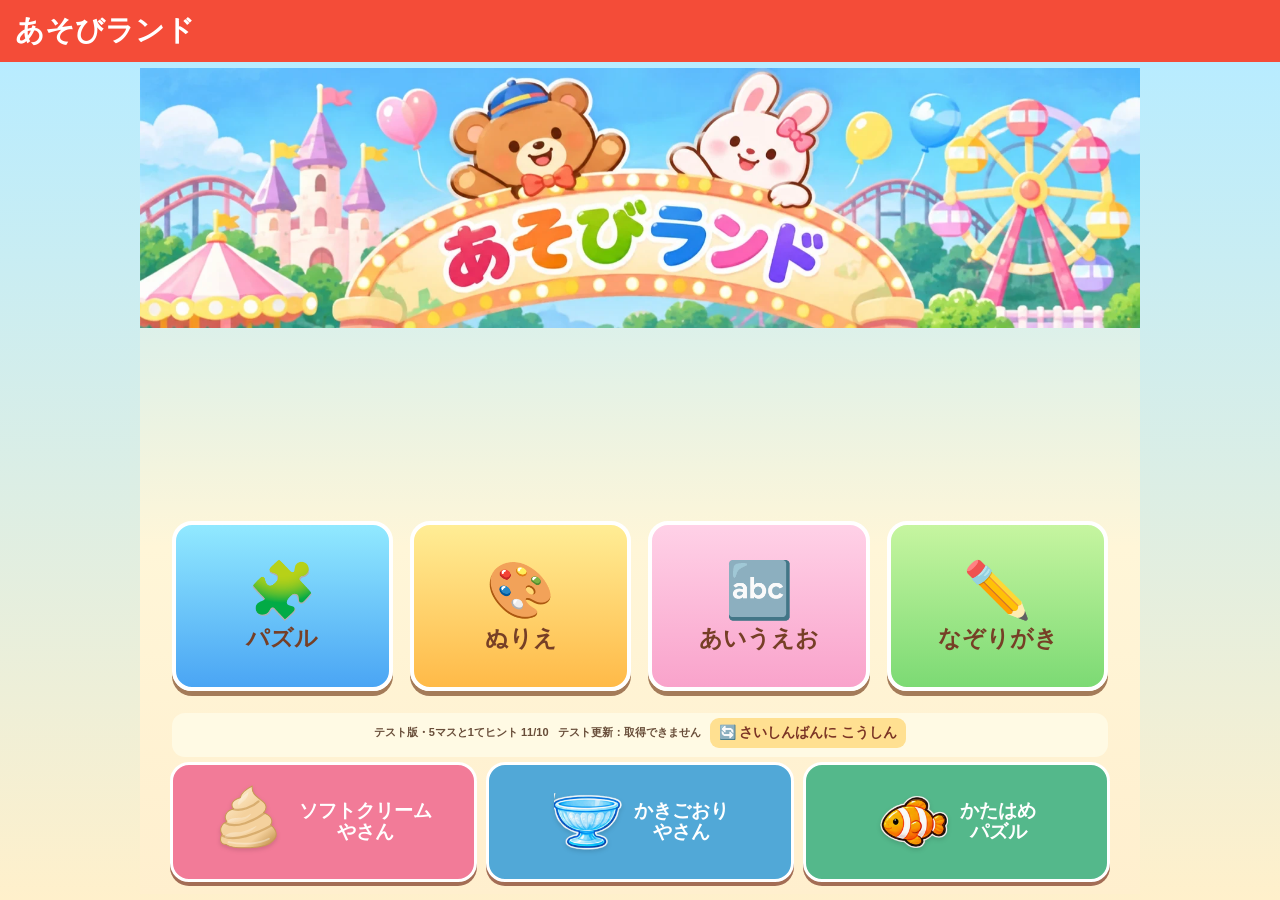
<file: index.html>
<!doctype html><html lang="ja"><head><meta charset="utf-8"><meta name="viewport" content="width=device-width,initial-scale=1,maximum-scale=1,viewport-fit=cover,user-scalable=no"><meta name="robots" content="noindex,nofollow,noarchive,noimageindex"><meta name="googlebot" content="noindex,nofollow,noarchive,noimageindex"><meta name="theme-color" content="#f44837"><meta name="apple-mobile-web-app-capable" content="yes"><meta name="apple-mobile-web-app-status-bar-style" content="default"><link rel="manifest" href="manifest.webmanifest"><link rel="apple-touch-icon" href="icon-192.png"><title>あそびランド</title><link rel="stylesheet" href="style.css?test=slide-five-hints-20261110a"></head><body><div id="app"><header><button id="back" class="small hidden">← もどる</button><strong id="title">あそびランド</strong><div class="head-right"><button id="reset" class="small hidden">↻ やりなおし</button><button id="hint" class="small hidden">💡 ヒント</button><button id="lock" class="small hidden" aria-label="保護者モード（3秒長押し）">🔒</button></div></header><main><section id="home" class="screen"><div class="hero"><div class="sun">☀️</div><h1>あそびランド</h1><p>すきな あそびを えらんでね！</p><div class="game-menu"><button class="game-tile" id="start">🧩<span>パズル</span></button><button class="game-tile" id="openColor">🎨<span>ぬりえ</span></button><button class="game-tile" id="openKana">🔤<span>あいうえお</span></button><button class="game-tile" id="openTrace">✏️<span>なぞりがき</span></button><div class="home-version"><span>テスト版・5マスと1てヒント 11/10</span><span id="siteUpdated">テスト更新：確認中…</span><button id="appUpdate" type="button">🔄 さいしんばんに こうしん</button><small id="updateStatus" aria-live="polite"></small></div></div><div class="new-game-strip" aria-label="あたらしいあそび"><a href="softcream.html?test=fix2" class="new-game-button soft"><img class="menu-raster" src="soft-vector-1-0.svg" alt=""><span>ソフトクリーム<br>やさん</span></a><a href="kakigori.html?test=fix2" class="new-game-button shaved"><img class="menu-raster" src="ai-bowl.png" alt=""><span>かきごおり<br>やさん</span></a><a href="katahame.html?test=fix2" class="new-game-button shape"><img class="menu-raster" src="ai-clown.png" alt=""><span>かたはめ<br>パズル</span></a></div></section><section id="gallery" class="screen hidden"><h2>どの えで あそぶ？</h2><div id="tiles" class="tiles"></div><p id="empty" class="empty hidden">まだ パズルが ないよ。<br>おうちのひとに いれてもらってね！</p><p class="helper">🔒 を3びょう おすと がぞうを ついかできるよ</p></section><section id="difficulty" class="screen hidden"><div class="difficulty-wrap"><h2>パズルを えらぼう！</h2>
<div class="puzzle-mode-block normal-mode"><h3>🧩 ふつうの パズル</h3><div class="difficulty-options">
<button class="difficulty-btn" data-mode="normal" data-size="2">🌼<span>かんたん</span><small>4ピース</small></button>
<button class="difficulty-btn" data-mode="normal" data-size="3">⭐<span>ふつう</span><small>9ピース</small></button>
<button class="difficulty-btn" data-mode="normal" data-size="4">🔥<span>むずかしい</span><small>16ピース</small></button>
<button class="difficulty-btn" data-mode="normal" data-size="5">🏆<span>ちょうせん</span><small>25ピース</small></button>
</div></div>
<div class="puzzle-mode-block slide-mode"><h3>↔️ スライド パズル</h3><div class="difficulty-options">
<button class="difficulty-btn" data-mode="slide" data-size="2">🌼<span>かんたん</span><small>4ピース＋1マス</small></button>
<button class="difficulty-btn" data-mode="slide" data-size="3">⭐<span>ふつう</span><small>3×3</small></button>
<button class="difficulty-btn" data-mode="slide" data-size="4">🔥<span>むずかしい</span><small>4×4</small></button>
<button class="difficulty-btn" data-mode="slide" data-size="5">🏆<span>ちょうせん</span><small>5×5</small></button>
</div></div></div></section><section id="game" class="screen hidden"><div class="play-layout"><div class="reference"><div class="tag">おてほん</div><img id="referenceImg" alt="完成見本"></div><div class="game-area"><div class="tag">ここに はめてね！</div><div id="board" class="board"><div id="ghost"></div><div id="cells"></div></div><div id="tray" class="tray"></div><div id="slideInfo" class="slide-info" hidden>あいている ところへ ゆびで スライドしてね！</div></div></div></section><section id="parent" class="screen hidden"><h2>おうちのひと の がめん</h2><p>iPadの写真から画像を追加できます。画像はこの端末のブラウザ内に保存されます。</p><label class="add-btn" for="file">＋ がぞうを ついか</label><input id="file" type="file" accept="image/*" hidden><div id="manage" class="tiles"></div></section><section id="colorGallery" class="screen hidden"><h2>ぬりえを えらぼう</h2><div id="colorTiles" class="tiles"></div><p class="helper">おうちのひとは 🔒 を3びょう おして がぞうを とうろく</p></section>
<section id="coloring" class="screen hidden"><div class="color-layout"><div class="paint-side"><div class="paint-tools"><button data-tool="bucket">🪣 ぬる</button><button data-tool="pen" class="chosen">🖍️ かく</button><button data-tool="eraser">🧽 けす</button><div class="brush-buttons" role="group" aria-label="ペンの太さ"><button class="brush-choice" data-brush="10" aria-label="とても細い"><i class="brush-dot" style="--dot:7px"></i></button><button class="brush-choice" data-brush="16" aria-label="細い"><i class="brush-dot" style="--dot:10px"></i></button><button class="brush-choice chosen" data-brush="24" aria-label="普通"><i class="brush-dot" style="--dot:16px"></i></button><button class="brush-choice" data-brush="36" aria-label="太い"><i class="brush-dot" style="--dot:23px"></i></button></div><button id="paintClear">ぜんぶけす</button></div><div class="paint-stage"><canvas id="paintCanvas" width="600" height="600"></canvas></div><div class="paint-bottom-actions"><button id="paintUndo">← もどす</button><button id="paintRedo">→ やりなおす</button><button id="paintSave" class="primary">📷 ほぞん</button></div></div><div class="palette-side"><button type="button" id="paintNameSwitch" class="color-name-display" aria-label="色の名前を日本語と英語で切り替え" title="タップで英語・日本語を切り替え"><span class="language-indicator"><b id="paintLangJa">あ</b><b id="paintLangEn">A</b></span><div id="paintColorName">あか</div><small id="paintColorEnglish">Red</small></button><div id="palette" class="palette"></div></div></div></section>
<section id="colorParent" class="screen hidden"><h2>ぬりえの とうろく・さくじょ</h2><label class="add-btn" for="colorFile">＋ したえを とうろく</label><input id="colorFile" type="file" accept="image/*" multiple hidden><div id="colorManage" class="tiles"></div></section>
<section id="kana" class="screen hidden"><div class="kana-top"><div class="kana-compose" id="kanaText" aria-live="polite"></div><button id="kanaPlay">▶ よむ</button><button id="kanaDelete">⌫ けす</button><button id="kanaClear">ぜんぶけす</button><button id="kanaMic">🎤</button><button id="kanaSound">🔊</button></div><div class="kana-switch"><button id="kanaScript">ひらがな</button><div class="kana-tabs"><button data-kana-tab="basic" class="chosen">きほん</button><button data-kana-tab="voiced">にごり</button><button data-kana-tab="combo">ようおん</button></div></div><div id="kanaGrid" class="kana-grid"></div><div class="kana-extra hidden"><button id="kanaSmall">っ</button><button id="kanaLong">ー</button></div><p id="kanaStatus" class="helper" role="status" aria-live="polite"></p>
<div class="kana-dictation-link"><button id="kanaDictationOpen" type="button">⌨️ キーボードで にゅうりょく</button></div>
<div id="kanaDictationWrap" hidden><label for="kanaDictation">はなす／もじを いれる</label>
<div class="kana-dictation-row"><input id="kanaDictation" type="text" maxlength="60" enterkeyhint="done" placeholder="キーボードの🎤でも はなせるよ"><button id="kanaDictationAdd" type="button">いれる</button></div></div></section>
<section id="traceMenu" class="screen hidden"><h2>🚗 くるまで なぞりがき</h2><div class="trace-levels"><button data-trace-level="1">🚗 1️⃣ まっすぐ</button><button data-trace-level="2">🚙 2️⃣ くねくね</button><button data-trace-level="3">🚕 3️⃣ かたち</button><button data-trace-level="4">4️⃣ もじと え</button><button data-trace-level="5">🌟 じゆうなぞり</button></div></section>
<section id="traceGallery" class="screen hidden"><h2 id="traceGalleryTitle">おてほんを えらぼう</h2><div id="traceTiles" class="tiles"></div><p class="helper" id="traceGalleryHelp"></p></section>
<section id="tracing" class="screen hidden"><div class="trace-toolbar"><span id="traceLabel"></span><button id="traceReset">↻ やりなおし</button><button id="traceDone" class="primary">✨ できた！</button><button id="traceNext">つぎへ ▶</button></div><div class="trace-stage"><span id="traceCar" aria-hidden="true" style="display:none;position:absolute;z-index:5;pointer-events:none;font-size:36px;transform:translate(-10px,-10px)">🚗</span><canvas id="traceCanvas" width="600" height="600"></canvas></div><p id="traceStatus" class="helper">Apple Pencilで なぞってね</p></section>
<section id="traceParent" class="screen hidden"><h2>じゆうなぞりの とうろく・さくじょ</h2><label class="add-btn" for="traceFile">＋ おてほんを とうろく</label><input id="traceFile" type="file" accept="image/*" hidden><div id="traceManage" class="tiles"></div></section></main><div id="cropModal" class="overlay hidden"><div class="dialog"><h2>しゃしんを きりぬく</h2><p>指で動かす・2本指で拡大縮小できます</p><canvas id="cropCanvas" width="420" height="420"></canvas><div class="crop-controls"><label>おおきさ <input id="zoom" type="range" min="1" max="3" step="0.01" value="1"></label></div><div class="actions"><button id="cropCancel">やめる</button><button id="cropSave" class="primary">ほぞん</button></div></div></div><div id="complete" class="overlay hidden"><div id="confetti"></div><div class="dialog done"><h1>🎉 できた！ 🎉</h1><img id="doneImg" alt="完成したパズル"><div class="actions"><button id="again" class="primary">🔁 もういっかい</button><button id="next" class="primary">🖼️ つぎへ</button></div></div></div><div id="dragPiece" class="drag-piece hidden"></div></div><script>
(function(){
 const el=document.getElementById('siteUpdated');
 if(!el)return;
 fetch('https://api.github.com/repos/redapnyanyas/asobi-land-test/commits/main',{cache:'no-store'})
 .then(r=>{if(!r.ok)throw Error('github');return r.json()})
 .then(d=>{
   const iso=d?.commit?.committer?.date||d?.commit?.author?.date;
   if(!iso)return;
   const date=new Date(iso);
   const datePart=new Intl.DateTimeFormat('ja-JP',{timeZone:'Asia/Tokyo',year:'numeric',month:'2-digit',day:'2-digit',hour:'2-digit',minute:'2-digit',hourCycle:'h23'}).format(date);
   el.textContent='テスト更新：'+datePart+' JST';
 }).catch(()=>{el.textContent='テスト更新：取得できません';});
})();
</script><script src="app.js?test=slide-five-hints-20261110a"></script><script src="extras.js?test=slide-puzzle-20261109a"></script></body></html>
</file>
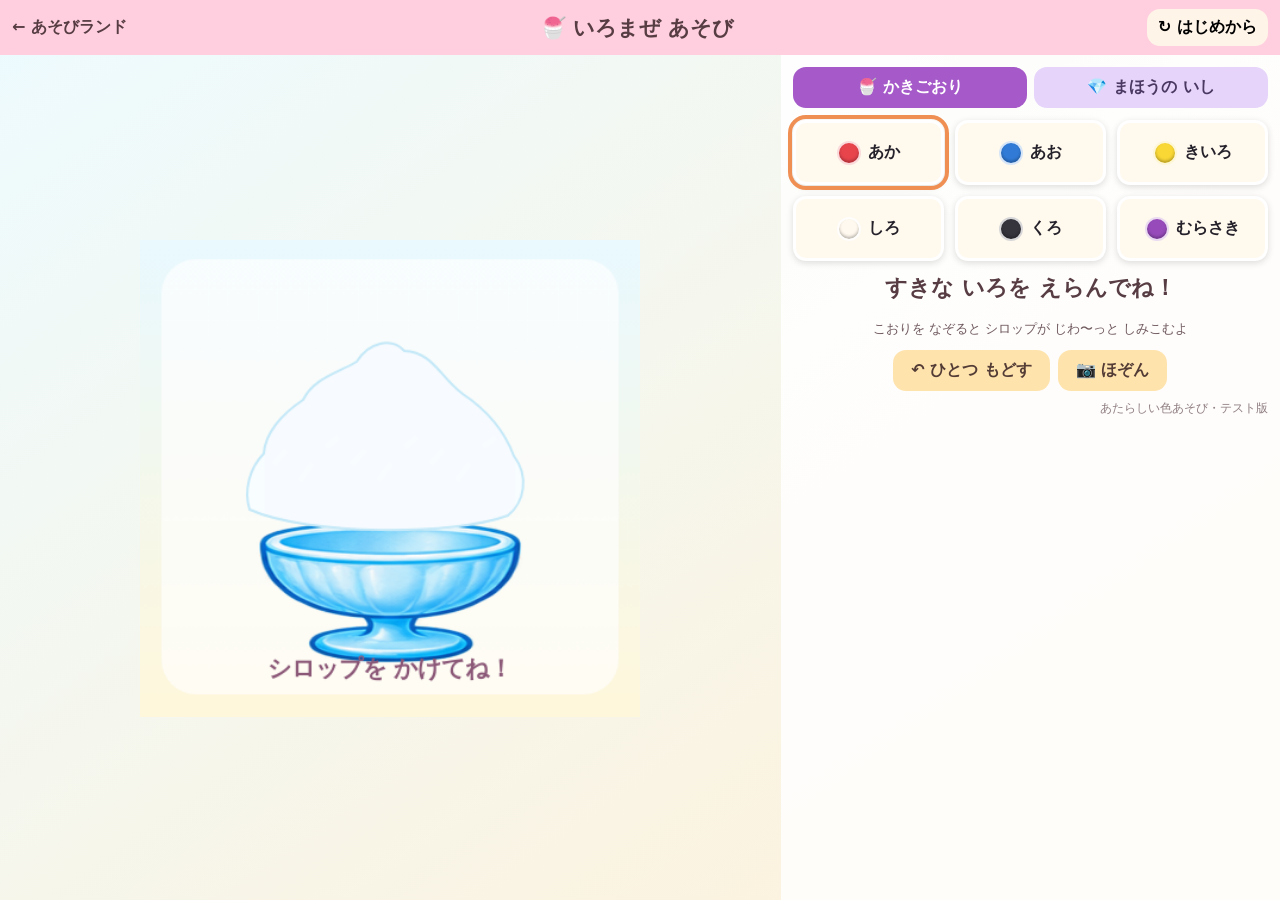
<file: kakigori.html>
<!doctype html>
<html lang="ja"><head><meta charset="utf-8"><meta name="viewport" content="width=device-width,initial-scale=1,viewport-fit=cover,user-scalable=no"><meta name="theme-color" content="#f5cbd8">
<title>いろまぜ あそび | あそびランド（おためし）</title>
<style>
*{box-sizing:border-box}html,body{margin:0;width:100%;height:100%;overflow:hidden;overscroll-behavior:none}body{font-family:system-ui,-apple-system,sans-serif;background:linear-gradient(145deg,#edfbff,#fff1d8);color:#573d43;-webkit-user-select:none;user-select:none;-webkit-touch-callout:none}body.magic{background:radial-gradient(circle at 42% 30%,#233264,#0c1029 75%);color:#fff}header{display:flex;align-items:center;justify-content:space-between;gap:8px;padding:9px 12px;background:#ffcfdf}body.magic header{background:#26335b}a{color:inherit;font-weight:800;text-decoration:none}h1{font-size:clamp(15px,3vw,21px);margin:0}.small{font-size:12px;white-space:nowrap}button{font:inherit;border:0;border-radius:13px;cursor:pointer;font-weight:800;touch-action:manipulation}.reset{padding:8px 11px;background:#fff4e8}.layout{height:calc(100dvh - 53px);display:grid;grid-template-columns:minmax(0,1fr) minmax(290px,39%)}.stage{min-height:0;display:grid;place-items:center;position:relative;padding:4px}#art{width:min(100%,500px);height:100%;max-height:600px;object-fit:contain;touch-action:none;display:block}.controls{background:#ffffffd9;padding:12px;overflow-y:auto;min-width:0}body.magic .controls{background:#141d42e8}.modes{display:flex;gap:7px;margin-bottom:12px}.modes button{padding:10px 7px;flex:1;background:#e6d4fa;color:#4a3862}.modes button.selected{background:#a65ac9;color:white}.palette{display:grid;grid-template-columns:repeat(3,1fr);gap:11px;max-width:500px;margin:auto}.ink{height:65px;display:flex;align-items:center;justify-content:center;gap:7px;border:3px solid #fff;box-shadow:0 2px 7px #0002;font-size:16px;color:#25212a}.ink.selected{outline:4px solid #ef8f53;outline-offset:1px}.swatch{width:24px;height:24px;border-radius:50%;border:2px solid #fffc;box-shadow:inset 0 -2px 3px #0004}#feedback{text-align:center;font-size:clamp(16px,2.2vw,22px);font-weight:900;min-height:42px;margin:12px 0 5px}.tip{font-size:13px;text-align:center;opacity:.85}.actions{display:flex;gap:8px;justify-content:center;flex-wrap:wrap;margin-top:12px}.actions button{padding:10px 18px;background:#ffe3ad;color:#533c35}body.magic .actions button{background:#44588f;color:white}.demo{font-size:12px;opacity:.65;text-align:right;margin:9px 0}.shimmer{font-size:14px;text-align:center;font-weight:700;opacity:.8}
@media(max-width:700px){header{padding:8px 9px}.layout{grid-template-columns:1fr;grid-template-rows:52% 48%}.controls{padding:8px 9px}.modes{margin-bottom:7px}.modes button{font-size:13px;padding:8px 5px}.palette{grid-template-columns:repeat(3,1fr);gap:5px}.ink{height:45px;font-size:13px;border-width:2px}.swatch{width:19px;height:19px}#feedback{margin:5px 0;font-size:15px;min-height:23px}.tip{font-size:11px}.actions{margin-top:5px}.actions button{padding:7px 12px;font-size:13px}.demo{margin:4px 0}}
</style></head>
<body><header><a href="./index.html">← あそびランド</a><h1 id="heading">🍧 いろまぜ あそび</h1><button class="reset" id="clear">↻ はじめから</button></header>
<main class="layout"><div class="stage"><canvas id="art" width="420" height="400" aria-label="指で色を塗ってあそぶ"></canvas></div><section class="controls">
<div class="modes"><button id="paint" class="selected">🍧 かきごおり</button><button id="light">💎 まほうの いし</button></div>
<div class="palette" id="palette"></div><div id="feedback" aria-live="polite">すきな いろを えらんでね！</div>
<div class="tip" id="tip">こおりを なぞると シロップが じわ〜っと しみこむよ</div><div class="actions"><button id="undo">↶ ひとつ もどす</button><button id="save">📷 ほぞん</button></div>
<div class="shimmer" id="shine"></div><div class="demo">あたらしい色あそび・テスト版</div></section></main>
<script>
'use strict';
const W=420,H=400,IW=210,IH=260,OX=105,OY=67,STEP=1;
const canvas=document.getElementById('art'),ctx=canvas.getContext('2d'),paintCanvas=document.createElement('canvas'),pctx=paintCanvas.getContext('2d',{willReadFrequently:true});paintCanvas.width=IW;paintCanvas.height=IH;
const channels=new Float32Array(IW*IH*6);let mode='paint',chosen='red',down=false,last=null,history=[],pointer=null,dirty=true;
const colors={
 paint:[['あか','red','#e8444c'],['あお','blue','#317bd7'],['きいろ','yellow','#f9d735'],['しろ','white','#fff9ef'],['くろ','black','#35333c'],['むらさき','purple','#974bbb']],
 light:[['あか','red','#ff3447'],['みどり','green','#42f36b'],['あお','blue','#4a8fff']]
};
const iceShape=new Path2D('M92 226 C87 210 92 191 104 179 C105 162 119 146 137 134 C146 116 165 112 182 102 C192 86 211 81 222 93 C246 94 252 115 271 129 C289 141 305 157 314 181 C327 198 323 220 309 231 C264 248 141 248 92 226Z');
const gemShape=new Path2D('M208 82 L267 105 L312 165 L286 260 L208 319 L128 259 L106 164 L151 106Z');
const bowl=new Image();bowl.onload=()=>{dirty=true;render()};bowl.src='ice-bowl-raster.png';
function say(s){try{speechSynthesis.cancel();const u=new SpeechSynthesisUtterance(s);u.lang='ja-JP';u.rate=.87;speechSynthesis.speak(u)}catch(e){}}
function channelFor(name){return mode==='light'?{red:0,green:1,blue:2}[name]:{red:0,blue:1,yellow:2,white:3,black:4,purple:5}[name]}
function palette(){const root=document.getElementById('palette');root.innerHTML='';for(const [label,key,color] of colors[mode]){const b=document.createElement('button');b.className='ink'+(key===chosen?' selected':'');b.type='button';b.style.background=mode==='light'?'#d7dafa':'#fff9ee';b.innerHTML='<span class="swatch" style="background:'+color+'"></span>'+label;b.onclick=()=>{chosen=key;palette();document.getElementById('feedback').textContent=label+'を えらんだよ';say(label)};root.append(b)}}
function reset(announce=false){channels.fill(0);history=[];last=null;dirty=true;render();if(announce)document.getElementById('feedback').textContent='まっしろに なったよ'}
function switchMode(next){mode=next;chosen='red';document.body.classList.toggle('magic',mode==='light');document.getElementById('paint').classList.toggle('selected',mode==='paint');document.getElementById('light').classList.toggle('selected',mode==='light');document.getElementById('tip').textContent=mode==='paint'?'こおりを なぞると シロップが じわ〜っと しみこむよ':'ひかりを かさねて しろい ダイヤモンドに しよう！';document.getElementById('heading').textContent=mode==='paint'?'🍧 いろまぜ かきごおり':'💎 まほうの ひかる いし';document.getElementById('shine').textContent='';reset();palette();}
function within(x,y){return ctx.isPointInPath(mode==='paint'?iceShape:gemShape,x,y)}
function daub(x,y,power=1){const gx=(x-OX)/IW,gy=(y-OY)/IH;const radius=mode==='paint'?17:26;const r2=radius*radius;
 const minx=Math.max(0,Math.floor((x-radius-OX))),maxx=Math.min(IW-1,Math.ceil(x+radius-OX)),miny=Math.max(0,Math.floor(y-radius-OY)),maxy=Math.min(IH-1,Math.ceil(y+radius-OY));
 const ch=channelFor(chosen);for(let yy=miny;yy<=maxy;yy++){for(let xx=minx;xx<=maxx;xx++){const cx=OX+xx+.5,cy=OY+yy+.5,dx=cx-x,dy=cy-y,d2=dx*dx+dy*dy;if(d2>r2||!within(cx,cy))continue;
 const fall=Math.pow(1-Math.sqrt(d2)/radius,1.45);const off=(yy*IW+xx)*6+ch;channels[off]=Math.min(1,channels[off]+fall*.22*power);
 }}dirty=true;}
function stroke(x,y){if(last){const dx=x-last.x,dy=y-last.y,dist=Math.hypot(dx,dy),n=Math.max(1,Math.ceil(dist/4));for(let i=1;i<=n;i++)daub(last.x+dx*i/n,last.y+dy*i/n)}else daub(x,y);last={x,y};render();}
function point(e){const r=canvas.getBoundingClientRect();const scale=Math.min(r.width/W,r.height/H),left=r.left+(r.width-W*scale)/2,top=r.top+(r.height-H*scale)/2;return {x:(e.clientX-left)/scale,y:(e.clientY-top)/scale};}
canvas.addEventListener('pointerdown',e=>{const p=point(e);if(!within(p.x,p.y))return;e.preventDefault();pointer=e.pointerId;down=true;history.push(channels.slice());if(history.length>12)history.shift();canvas.setPointerCapture(e.pointerId);stroke(p.x,p.y)});
canvas.addEventListener('pointermove',e=>{if(!down||e.pointerId!==pointer)return;e.preventDefault();const p=point(e);stroke(p.x,p.y)});
function stop(){down=false;pointer=null;last=null;updateMessage();}canvas.addEventListener('pointerup',stop);canvas.addEventListener('pointercancel',stop);
function mixRYB(a,b,c,w,k,p){ // Three primaries with intuitive pairwise paint mixing.
 const sum=a+b+c+p; if(sum<.002)return [247,251,255];
 const v=[a,b,c,p].sort((x,y)=>y-x);const aa=Math.min(1,a),bb=Math.min(1,b),cc=Math.min(1,c),purple=Math.min(1,p);
 let R=248,G=250,B=252;
 // Color strength rises with brush strokes; additive light is handled separately.
 const intensity=Math.min(1,Math.pow(sum,.75));
 if(a>=b&&a>=c&&a>=purple){R=232;G=65;B=75;}
 if(b>a&&b>=c&&b>=purple){R=52;G=112;B=225;}
 if(c>a&&c>b&&c>=purple){R=249;G=209;B=48;}
 if(purple>a&&purple>b&&purple>c){R=154;G=74;B=193;}
 if(a>.1&&c>.1&&Math.min(a,c)>Math.max(b,purple)*.75){const t=Math.min(1,2*Math.min(a,c));R=R*(1-t)+245*t;G=G*(1-t)+136*t;B=B*(1-t)+39*t;}
 if(b>.1&&c>.1&&Math.min(b,c)>Math.max(a,purple)*.75){const t=Math.min(1,2*Math.min(b,c));R=R*(1-t)+60*t;G=G*(1-t)+165*t;B=B*(1-t)+80*t;}
 if(a>.1&&b>.1&&Math.min(a,b)>Math.max(c,purple)*.75){const t=Math.min(1,2*Math.min(a,b));R=R*(1-t)+153*t;G=G*(1-t)+67*t;B=B*(1-t)+173*t;}
 if(a>.25&&b>.25&&c>.25){const t=Math.min(1,(Math.min(a,b,c)-.25)*2.3);R=R*(1-t)+110*t;G=G*(1-t)+75*t;B=B*(1-t)+59*t;}
 const whiten=Math.min(1,w*.8),blacken=Math.min(.85,k*.75);return [R,G,B].map(x=>(248*(1-intensity)+x*intensity)*(1-whiten)+248*whiten).map(x=>Math.round(x*(1-blacken)+37*blacken));
}
function drawPaint(){const img=pctx.createImageData(IW,IH),d=img.data;for(let y=0;y<IH;y++)for(let x=0;x<IW;x++){const i=(y*IW+x),p=i*6,o=i*4;const val=mode==='paint'?mixRYB(channels[p],channels[p+1],channels[p+2],channels[p+3],channels[p+4],channels[p+5]):[Math.round(18+237*channels[p]),Math.round(24+231*channels[p+1]),Math.round(48+207*channels[p+2])];d[o]=val[0];d[o+1]=val[1];d[o+2]=val[2];d[o+3]=255;}pctx.putImageData(img,0,0);}
function render(){if(!dirty)return;dirty=false;ctx.clearRect(0,0,W,H);
 if(mode==='paint'){
 const bg=ctx.createLinearGradient(0,0,0,H);bg.addColorStop(0,'#e9f9ff');bg.addColorStop(1,'#fff7db');ctx.fillStyle=bg;ctx.fillRect(0,0,W,H);
 ctx.fillStyle='#ffffffa8';ctx.beginPath();ctx.roundRect(18,16,384,365,29);ctx.fill();
 if(bowl.complete&&bowl.naturalWidth)ctx.drawImage(bowl,80,222,260,145);
 ctx.save();ctx.clip(iceShape);ctx.fillStyle='#f8fdff';ctx.fillRect(80,80,260,177);drawPaint();ctx.globalAlpha=.98;ctx.imageSmoothingEnabled=true;ctx.drawImage(paintCanvas,OX,OY,IW,IH);ctx.globalAlpha=.21;ctx.strokeStyle='#ffffff';ctx.lineWidth=5;for(let i=0;i<10;i++){ctx.beginPath();ctx.moveTo(90+i*22,174+(i%3)*14);ctx.lineTo(101+i*22,165+(i%3)*11);ctx.stroke();}ctx.restore();ctx.strokeStyle='#c5e9f8';ctx.lineWidth=2;ctx.stroke(iceShape);
 ctx.fillStyle='#8c5878';ctx.font='bold 20px system-ui';ctx.textAlign='center';ctx.fillText('シロップを かけてね！',210,366);
 }else{
 ctx.fillStyle='#111832';ctx.fillRect(0,0,W,H);const stars=54;for(let i=0;i<stars;i++){const x=(i*97+27)%420,y=(i*137+13)%370;ctx.fillStyle='rgba(222,232,255,'+(.15+(i%5)*.12)+')';ctx.beginPath();ctx.arc(x,y,.7+(i%3)*.35,0,Math.PI*2);ctx.fill();}
 ctx.save();ctx.shadowBlur=25;ctx.shadowColor='#7d96ff';ctx.fillStyle='#263974';ctx.fill(gemShape);ctx.restore();
 ctx.save();ctx.clip(gemShape);drawPaint();ctx.drawImage(paintCanvas,OX,OY,IW,IH);
 const gl=ctx.createLinearGradient(110,80,305,320);gl.addColorStop(0,'#ffffff85');gl.addColorStop(.52,'#879cf729');gl.addColorStop(1,'#0b123f99');ctx.fillStyle=gl;ctx.fillRect(90,80,235,250);
 ctx.strokeStyle='#ffffff75';ctx.lineWidth=2;ctx.beginPath();ctx.moveTo(151,106);ctx.lineTo(208,163);ctx.lineTo(267,105);ctx.moveTo(106,164);ctx.lineTo(208,163);ctx.lineTo(312,165);ctx.moveTo(128,259);ctx.lineTo(208,163);ctx.lineTo(286,260);ctx.moveTo(208,163);ctx.lineTo(208,319);ctx.stroke();ctx.restore();
 ctx.save();ctx.strokeStyle='#aebeff';ctx.lineWidth=3;ctx.shadowBlur=22;ctx.shadowColor='#7aabff';ctx.stroke(gemShape);ctx.restore();
 ctx.font='bold 21px system-ui';ctx.fillStyle='#fff';ctx.textAlign='center';ctx.fillText('ひかりを かさねよう！',210,372);
 }}
function updateMessage(){let strengths=Array(6).fill(0),count=0;for(let y=30;y<IH-20;y+=7)for(let x=35;x<IW-35;x+=7){if(!within(x+OX,y+OY))continue;count++;for(let k=0;k<6;k++)strengths[k]+=channels[(y*IW+x)*6+k]};if(mode==='light'){const all=[strengths[0],strengths[1],strengths[2]];const enough=all.every(x=>x>6);document.getElementById('feedback').textContent=enough?'✨ しろく かがやいた！':'ひかりが ひろがったよ！';document.getElementById('shine').textContent=enough?'💎 まほうの ダイヤモンド！':'';if(enough)say('ダイヤモンド！');}else{document.getElementById('feedback').textContent='いろが じわ〜っと しみこんだよ！';}}
document.getElementById('paint').onclick=()=>switchMode('paint');document.getElementById('light').onclick=()=>switchMode('light');document.getElementById('clear').onclick=()=>reset(true);document.getElementById('undo').onclick=()=>{if(history.length){channels.set(history.pop());dirty=true;render();document.getElementById('feedback').textContent='ひとつ もどしたよ'}};
document.getElementById('save').onclick=()=>{const a=document.createElement('a');a.href=canvas.toDataURL('image/png');a.download=mode==='paint'?'kakigori.png':'magic-gem.png';a.click();};
palette();render();
</script></body></html>
</file>
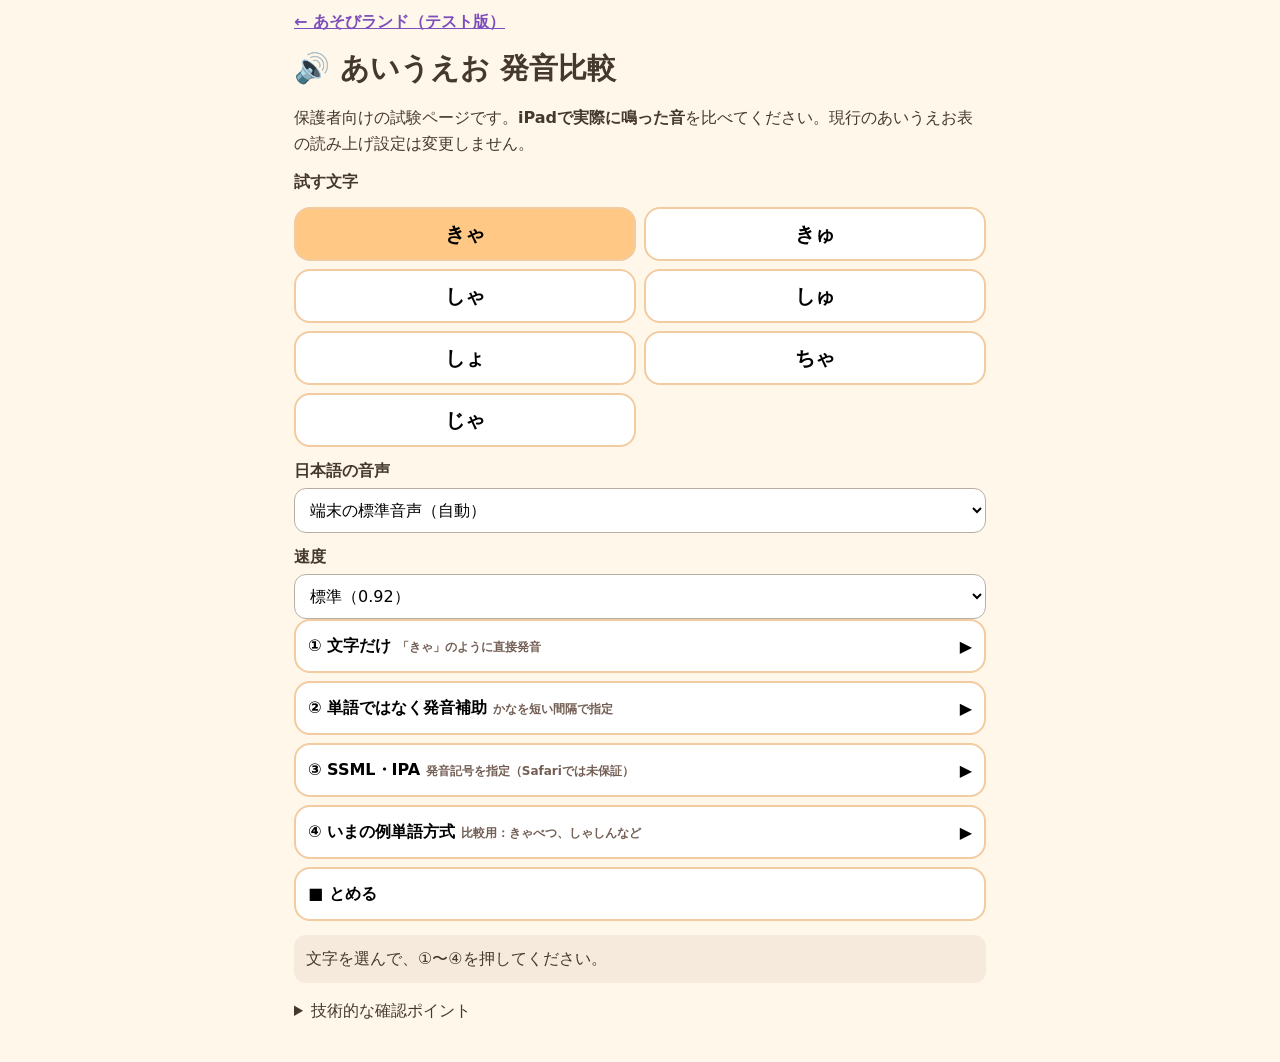
<file: kana-speech-test.html>
<!doctype html>
<html lang="ja"><head><meta charset="utf-8"><meta name="viewport" content="width=device-width,initial-scale=1,viewport-fit=cover">
<title>あいうえお 発音比較（保護者用・テスト版）</title>
<style>
:root{font-family:system-ui,-apple-system,sans-serif;color:#45392d;background:#fff7e9}
*{box-sizing:border-box}body{max-width:720px;padding:12px 14px 40px;margin:0 auto}a{color:#7d4fbd;font-weight:700}
h1{font-size:clamp(23px,5vw,29px);margin:16px 0 8px}.intro{line-height:1.6}label{display:block;font-weight:700;margin:14px 0 6px}
select{font:inherit;padding:11px;background:white;border:1px solid #b7afa4;border-radius:12px;width:100%}
.options{display:grid;grid-template-columns:repeat(2,minmax(0,1fr));gap:8px;margin:14px 0}
button{font:inherit;border:2px solid #f3cba1;border-radius:16px;background:#fff;min-height:54px;padding:8px 12px;cursor:pointer;font-weight:750}
button:active{background:#ffe4c8}.sound{font-size:20px} .mode{display:grid;grid-template-columns:1fr;gap:8px}
.mode button{display:flex;justify-content:space-between;align-items:center;gap:12px;text-align:left}small{font-size:12px;color:#735f55}
#status{min-height:38px;border-radius:12px;background:#f5eadc;padding:12px;margin-top:14px;line-height:1.5}
code{word-break:break-all;background:#eee3d7;padding:2px 4px}details{margin-top:18px}
.info{background:#fff;border:1px solid #e5d4bd;border-radius:12px;padding:10px 14px;line-height:1.65}
</style></head><body>
<a href="./index.html">← あそびランド（テスト版）</a>
<h1>🔊 あいうえお 発音比較</h1>
<p class="intro">保護者向けの試験ページです。<strong>iPadで実際に鳴った音</strong>を比べてください。現行のあいうえお表の読み上げ設定は変更しません。</p>
<label for="syllable">試す文字</label>
<div class="options" id="syllables"></div>
<label for="voice">日本語の音声</label>
<select id="voice"><option value="">端末の標準音声（自動）</option></select>
<label for="rate">速度</label>
<select id="rate"><option value="0.8">ゆっくり（0.8）</option><option value="0.92" selected>標準（0.92）</option><option value="1">普通（1.0）</option></select>
<div class="mode">
<button type="button" data-method="plain"><span>① 文字だけ <small>「きゃ」のように直接発音</small></span><span>▶</span></button>
<button type="button" data-method="spaced"><span>② 単語ではなく発音補助 <small>かなを短い間隔で指定</small></span><span>▶</span></button>
<button type="button" data-method="ssml"><span>③ SSML・IPA <small>発音記号を指定（Safariでは未保証）</small></span><span>▶</span></button>
<button type="button" data-method="sample"><span>④ いまの例単語方式 <small>比較用：きゃべつ、しゃしんなど</small></span><span>▶</span></button>
<button type="button" id="stop"><span>■ とめる</span></button>
</div>
<div id="status" role="status" aria-live="polite">文字を選んで、①〜④を押してください。</div>
<details><summary>技術的な確認ポイント</summary><div class="info">
<p>③は <code>&lt;phoneme alphabet="ipa" ph="…" /&gt;</code> を含むSSMLを、Web Speech APIに渡します。日本語の発音になる／無音になる／タグを読み上げる、いずれもあり得ます。</p>
<p>ここで再生できた場合も、iPadの機種・iOSバージョン・選んだ声によって結果が変わる可能性があります。</p>
</div></details>
<script>
'use strict';
const $=id=>document.getElementById(id);
const samples={
 'きゃ':{ipa:'kʲa',example:'きゃべつ'},'きゅ':{ipa:'kʲɯ',example:'きゅうり'},
 'しゃ':{ipa:'ɕa',example:'しゃしん'},'しゅ':{ipa:'ɕɯ',example:'しゅくだい'},
 'しょ':{ipa:'ɕo',example:'しょくぱん'},'ちゃ':{ipa:'tɕa',example:'おちゃ'},
 'じゃ':{ipa:'dʑa',example:'じゃがいも'}
};
let active='きゃ';let voices=[];
function showSelection(){
 $('syllables').innerHTML='';
 for(const key of Object.keys(samples)){
  const btn=document.createElement('button');btn.textContent=key;btn.className='sound';btn.setAttribute('aria-pressed',String(key===active));
  btn.style.background=key===active?'#ffc985':'white';btn.onclick=()=>{active=key;showSelection();$('status').textContent='「'+key+'」を選択しました。'};$('syllables').append(btn);
 }
}
function listVoices(){
 if(!('speechSynthesis' in window))return;
 voices=speechSynthesis.getVoices().filter(v=>v.lang.toLowerCase().startsWith('ja'));
 const current=$('voice').value;
 $('voice').innerHTML='<option value="">端末の標準音声（自動）</option>';
 voices.forEach((v,i)=>{const opt=document.createElement('option');opt.value=String(i);opt.textContent=v.name+'（'+v.lang+'）';$('voice').append(opt)});
 if([...$('voice').options].some(o=>o.value===current))$('voice').value=current;
}
function speak(method){
 if(!('speechSynthesis' in window)){$('status').textContent='このブラウザは読み上げ機能に対応していません。';return}
 speechSynthesis.cancel();
 const item=samples[active];
 let spoken=active;
 if(method==='spaced')spoken=active+'。';
 if(method==='ssml')spoken='<speak xml:lang="ja-JP"><phoneme alphabet="ipa" ph="'+item.ipa+'">'+active+'</phoneme></speak>';
 if(method==='sample')spoken=item.example;
 const utterance=new SpeechSynthesisUtterance(spoken);
 utterance.lang='ja-JP';utterance.rate=Number($('rate').value);utterance.pitch=1;
 if($('voice').value!=='')utterance.voice=voices[Number($('voice').value)]||null;
 const label={plain:'① 文字だけ',spaced:'② 発音補助',ssml:'③ SSML・IPA',sample:'④ 例単語'}[method];
 $('status').textContent=label+'／「'+active+'」を再生します。'+(method==='ssml'?' タグをそのまま読む場合は非対応です。':'');
 utterance.onerror=e=>{$('status').textContent=label+'：読み上げエラー（'+e.error+'）。'};
 utterance.onend=()=>{$('status').textContent=label+'：再生終了。どう聞こえたかを確認してください。'};
 setTimeout(()=>speechSynthesis.speak(utterance),100);
}
document.querySelectorAll('[data-method]').forEach(b=>b.addEventListener('click',()=>speak(b.dataset.method)));
$('stop').onclick=()=>{speechSynthesis.cancel();$('status').textContent='停止しました。'};
if('speechSynthesis' in window){listVoices();speechSynthesis.onvoiceschanged=listVoices}
showSelection();
</script></body></html>
</file>
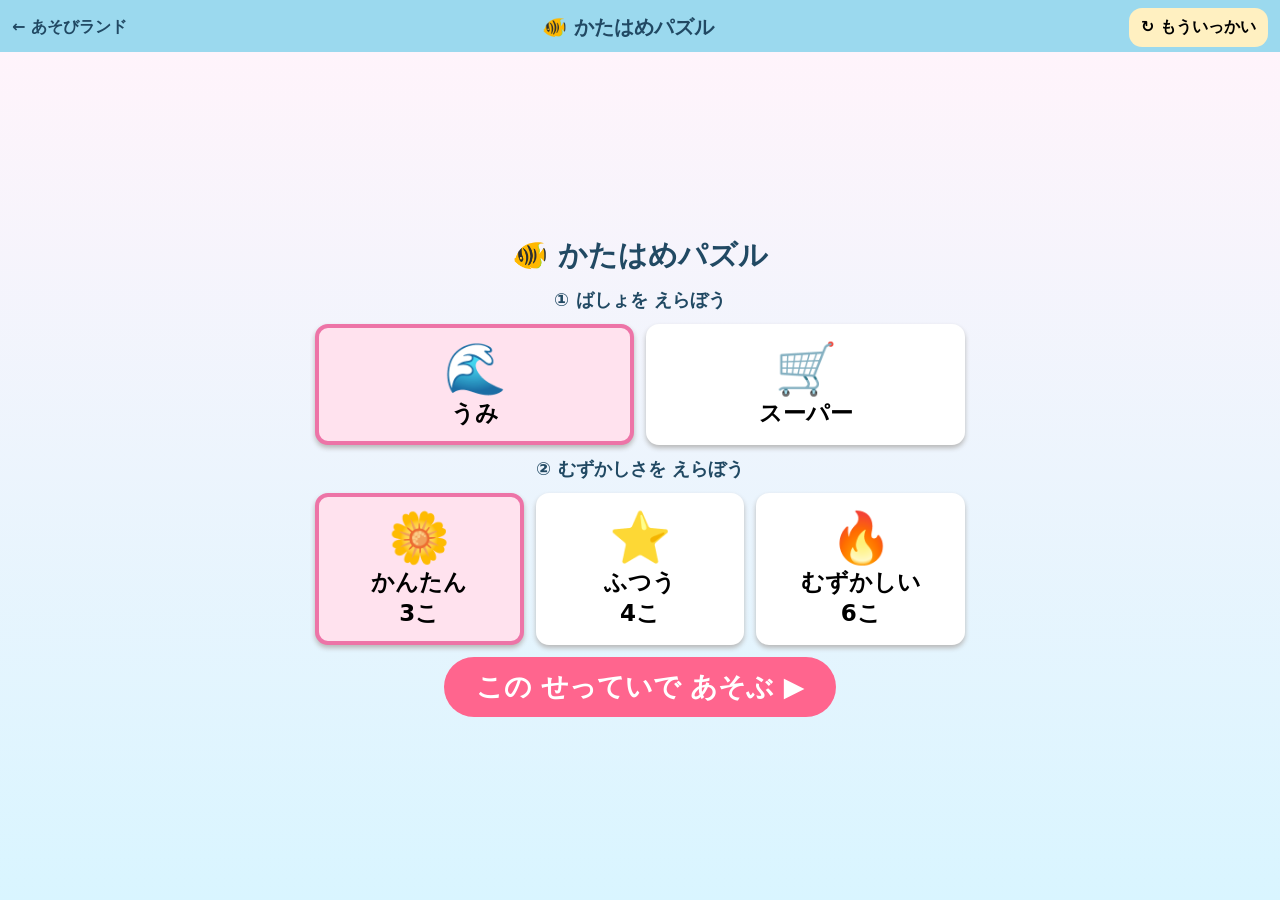
<file: katahame.html>
<!doctype html><html lang="ja"><meta charset="utf-8"><meta name="viewport" content="width=device-width,initial-scale=1,maximum-scale=1,user-scalable=no"><title>かたはめパズル | あそびランド</title><style>*{box-sizing:border-box}body{margin:0;font-family:system-ui;background:#e8f8ff;color:#214963}header{display:flex;align-items:center;justify-content:space-between;background:#9bd9ee;padding:8px 12px;gap:6px}h1{font-size:20px;margin:0}button,select,input{font:inherit}button{border:0;border-radius:13px;background:#fff0c1;padding:9px 12px;font-weight:bold;cursor:pointer}a{color:inherit;text-decoration:none;font-weight:bold}.tools{display:flex;gap:8px;align-items:center;justify-content:center;padding:8px;flex-wrap:wrap}.board{position:relative;margin:auto;width:min(96vw,850px);height:min(60dvh,500px);border-radius:22px;overflow:hidden;background:linear-gradient(#74d9f4 0%,#a6eff5 55%,#f6dfa2 80%,#f8e6bb);box-shadow:0 4px 10px #abc;background:#67cdea url('sea-continental-shelf.webp') center/cover no-repeat}.board.market{background:#f9e5b7 url('scene-market-clear.svg') center/cover no-repeat;}.shelf{position:absolute;left:0;right:0;top:62%;height:9px;background:#b98e5c;display:none}.market .shelf{display:none}.board:before{content:'';position:absolute;inset:0;background:#ffffff0c;pointer-events:none}.hole{position:absolute;display:grid;place-items:center;border:3px dashed #ffffffdf;background:#ffffff61;filter:drop-shadow(0 2px 1px #5487a2);border-radius:23%;width:15%;height:23%;font-size:clamp(22px,5vw,56px);color:transparent;user-select:none}.hole.simple{border-radius:50%;clip-path:circle(49%)}.hole.simple[data-shape="circle"]{clip-path:circle(49%);border-radius:50%}
.hole.simple[data-shape="star"]{clip-path:polygon(50% 0%,61% 33%,98% 35%,69% 57%,79% 91%,50% 72%,21% 91%,31% 57%,2% 35%,39% 33%);border:0;background:#b2e4fa}
.hole.simple[data-shape="triangle"]{clip-path:polygon(50% 0,100% 100%,0 100%);border:0;background:#b2e4fa}
.hole.simple[data-shape="heart"]{clip-path:polygon(50% 95%,5% 55%,3% 25%,20% 6%,40% 9%,50% 25%,60% 9%,80% 6%,97% 25%,95% 55%);border:0;background:#b2e4fa}
.hole.done{background:#ffffff00;border-color:transparent;color:inherit;filter:none;clip-path:none!important;overflow:hidden;contain:layout paint}.hole.done img{display:block;max-width:80%!important;max-height:80%!important;width:80%!important;height:80%!important;object-fit:contain!important;transform:none!important;margin:auto}.hole.hint{outline:5px solid #ffcf2d}.tray{display:flex;justify-content:center;align-items:center;gap:8px;padding:10px;min-height:110px;flex-wrap:wrap}.piece{font-size:clamp(26px,5vw,50px);min-width:70px;min-height:70px;background:#fff;border:3px solid #f2b6a4;touch-action:none;user-select:none;position:relative} .piece.dragging{opacity:.4}.piece.simple{width:clamp(60px,9vw,95px);height:clamp(60px,9vw,95px);min-width:0;min-height:0;display:grid;place-items:center;background:#fff7c8;border:4px solid #ffb759;border-radius:15%;clip-path:none}.piece.simple[data-shape="circle"]{border-radius:50%}.piece.simple[data-shape="star"]{clip-path:polygon(50% 0%,61% 33%,98% 35%,69% 57%,79% 91%,50% 72%,21% 91%,31% 57%,2% 35%,39% 33%);border:0;background:#ffe37c}.piece.simple[data-shape="triangle"]{clip-path:polygon(50% 0,100% 100%,0 100%);border:0;background:#ffe37c}.piece.simple[data-shape="heart"]{clip-path:polygon(50% 95%,5% 55%,3% 25%,20% 6%,40% 9%,50% 25%,60% 9%,80% 6%,97% 25%,95% 55%);border:0;background:#ffbad7}.piece.simple img{width:75%!important;height:75%!important}.piece.simple{font-size:clamp(24px,4vw,41px)}.piece.natural{background:transparent;border:0;box-shadow:none;filter:drop-shadow(0 2px 2px #2347);padding:0}.piece.natural img{width:100%!important;height:100%!important;object-fit:contain}.piece.simple[data-shape="star"] img,.piece.simple[data-shape="heart"] img,.piece.simple[data-shape="triangle"] img{width:64%!important;height:64%!important}.ghost{position:fixed;z-index:30;pointer-events:none;font-size:52px}.note{text-align:center;font-size:13px;margin:4px}.parent{margin:8px auto;max-width:700px;background:white;border-radius:16px;padding:10px}.parent summary{cursor:pointer;font-weight:bold}.parent input{max-width:100%}@media(max-width:600px){.board{height:47dvh}.hole{width:20%;height:22%}.piece{min-width:55px;min-height:55px}h1{font-size:16px}}html,body{height:100%;overflow:hidden;overscroll-behavior:none}.board,.tray,.piece{touch-action:none}.setup{position:fixed;inset:52px 0 0;z-index:20;background:linear-gradient(#fff4fb,#d9f5ff);display:flex;flex-direction:column;align-items:center;justify-content:center;gap:12px;padding:15px}.setup h2{margin:0;font-size:clamp(19px,3vw,29px)}.setup .label{font-weight:900;font-size:18px}.option-row{display:flex;gap:12px;justify-content:center;max-width:100%;width:650px}.option-row button{flex:1;min-width:0;border:4px solid #fff;background:#fff;box-shadow:0 3px 5px #b8b8b8;font-size:clamp(14px,2.2vw,23px);padding:12px 7px}.option-row button.chosen{border-color:#ed74a7;background:#ffe2ee}.option-row button span{display:block;font-size:clamp(25px,5vw,50px)}.setup .go{background:#ff658e;color:white;font-size:clamp(19px,3vw,27px);padding:12px 32px;border-radius:30px}.setup.hidden{display:none}.parent{max-height:18dvh;overflow:hidden}.parent[open]{position:fixed;z-index:25;inset:auto 5% 5%;max-height:75dvh;overflow:auto;box-shadow:0 0 0 100vmax #0007}.board{height:min(56dvh,500px)}.tray{max-height:25dvh;overflow:auto}.hole{border-radius:28%}.hole.simple{clip-path:none;border-radius:18%;border-style:solid;background:#c6e4f2}.hole.simple[data-shape="circle"]{border-radius:50%}.hole.simple[data-shape="star"]{clip-path:polygon(50% 0%,61% 33%,98% 35%,69% 57%,79% 91%,50% 72%,21% 91%,31% 57%,2% 35%,39% 33%);border-radius:0}.hole.simple[data-shape="triangle"]{clip-path:polygon(50% 0,100% 100%,0 100%);border-radius:0}.hole.simple[data-shape="heart"]{clip-path:polygon(50% 95%,5% 55%,3% 25%,20% 6%,40% 9%,50% 25%,60% 9%,80% 6%,97% 25%,95% 55%);border-radius:0}@media(max-width:600px){.setup{gap:7px}.option-row button{padding:7px 4px}.board{height:48dvh}}

/* v25 iPhone */
@media(max-width:700px){body{overflow:auto!important}.tools{gap:4px;padding:5px}.tools button{padding:8px;font-size:13px}.board{width:calc(100vw - 12px)!important;height:min(46dvh,350px)!important}.tray{min-height:70px;padding:4px;gap:4px}.piece{min-width:46px!important;min-height:46px!important}.note{font-size:12px}}@media(max-width:700px) and (orientation:landscape){.board{width:min(70vw,650px)!important;height:55dvh!important}.tray{min-height:52px}}
@media(max-width:700px){.tray{display:grid!important;grid-template-columns:repeat(3,minmax(0,1fr));justify-items:center;align-content:center;gap:4px!important;padding:5px!important;max-height:none!important;overflow:visible!important}.tray .piece{width:min(16vw,66px)!important;height:min(16vw,66px)!important;min-width:0!important;min-height:0!important;padding:2px!important;font-size:clamp(20px,5vw,34px)}.tray .piece img{width:100%!important;height:100%!important;object-fit:contain}.board{height:min(43dvh,330px)!important}.hole{width:18%!important;height:23%!important}}@media(max-width:700px) and (orientation:landscape){.tray{grid-template-columns:repeat(6,minmax(0,1fr))}.tray .piece{width:min(10vh,58px)!important;height:min(10vh,58px)!important}}.hole.natural{background-position:center}.hole.done{overflow:visible}.hole.done img{max-width:100%;max-height:100%;object-fit:contain}.ghost{display:grid;place-items:center;box-sizing:border-box}.ghost img{max-width:100%;max-height:100%}@media(max-width:700px){.hole{width:17%!important;height:21%!important}.tray{grid-template-columns:repeat(3,minmax(0,1fr))!important}}/* Stabilize image and slot sizes on iPad and iPhone, including medium mode */
.tray{display:grid;grid-template-columns:repeat(3,minmax(0,1fr));justify-items:center;align-content:start;gap:6px;min-height:0;max-height:none;overflow:visible;padding:6px 10px}
.tray .piece,.tray .piece.natural,.tray .piece.simple{box-sizing:border-box;display:grid;place-items:center;width:clamp(54px,9vw,86px);height:clamp(54px,9vw,86px);min-width:0;min-height:0;max-width:100%;max-height:100%;padding:2px;flex-shrink:0}
.tray .piece img,.tray .piece.natural img{display:block;width:100%!important;height:100%!important;max-width:100%;max-height:100%;object-fit:contain}
.hole{box-sizing:border-box;display:grid;place-items:center;overflow:hidden}
.hole.done{display:grid!important;place-items:center!important;overflow:hidden!important}
.hole.done img{display:block;width:100%!important;height:100%!important;max-width:100%;max-height:100%;object-fit:contain;pointer-events:none}
.ghost,.ghost.piece,.ghost.piece.natural{position:fixed!important;display:grid!important;place-items:center;min-width:0!important;min-height:0!important;max-width:86px!important;max-height:86px!important;padding:0!important;box-sizing:border-box;pointer-events:none!important;overflow:hidden}
.ghost img{display:block;width:100%!important;height:100%!important;max-width:100%;max-height:100%;object-fit:contain}
@media(max-width:700px){.tray{grid-template-columns:repeat(3,minmax(0,1fr));gap:4px;padding:3px}.tray .piece,.tray .piece.natural,.tray .piece.simple{width:clamp(46px,15vw,68px)!important;height:clamp(46px,15vw,68px)!important}.board{height:min(42dvh,320px)!important}}
@media(min-width:701px) and (orientation:landscape){.tray{grid-template-columns:repeat(6,minmax(0,1fr));max-width:700px;margin:0 auto}}
@media(max-height:600px) and (orientation:landscape){.board{height:43dvh!important}.tray .piece,.tray .piece.natural,.tray .piece.simple{width:48px!important;height:48px!important}}
html,body,main,header,section,button,svg,img{user-select:none;-webkit-user-select:none;-webkit-touch-callout:none}img,svg{-webkit-user-drag:none;user-drag:none}input,textarea,select{user-select:text;-webkit-user-select:text}</style><header><a href="./index.html">← あそびランド</a><h1>🐠 かたはめパズル</h1><button onclick="start()">↻ もういっかい</button></header><div class="tools"><button onclick="showSetup()">⚙️ えらびなおす</button><button onclick="hint()">💡 ヒント</button></div><div id="setup" class="setup"><h2>🐠 かたはめパズル</h2><div class="label">① ばしょを えらぼう</div><div class="option-row"><button data-sc="sea" class="chosen" onclick="setScene('sea')"><span>🌊</span>うみ</button><button data-sc="market" onclick="setScene('market')"><span>🛒</span>スーパー</button></div><div class="label">② むずかしさを えらぼう</div><div class="option-row"><button data-lv="3" class="chosen" onclick="setLevel(3)"><span>🌼</span>かんたん<br>3こ</button><button data-lv="4" onclick="setLevel(4)"><span>⭐</span>ふつう<br>4こ</button><button data-lv="6" onclick="setLevel(6)"><span>🔥</span>むずかしい<br>6こ</button></div><button class="go" onclick="start();document.getElementById('setup').classList.add('hidden')">この せっていで あそぶ ▶</button></div><div id="board" class="board"><div class="shelf"></div></div><div id="tray" class="tray"></div><p id="message" class="note">おなじ かたちに はめてね！</p><details class="parent"><summary>🔒 おうちのひと：カスタム画像の登録・削除</summary><p class="note">背景が透明なPNGがおすすめ。名前を入れると読み上げます。画像は端末内に保存します。</p><input type="file" id="files" accept="image/*" multiple><input id="customName" placeholder="名前（例：アンパンマン）"><select id="category"><option value="sea0">海：水中</option><option value="sea1">海：海底</option><option value="sea2">海：砂浜</option><option value="market0">スーパー：野菜</option><option value="market1">スーパー：果物</option><option value="market2">スーパー：お客さん</option></select><button onclick="addCustom()">＋ とうろく</button><div id="manage"></div></details><script>
const sea=[[['クジラ','🐋'],['イルカ','🐬'],['マグロ','🐟'],['タイ','🐠'],['クラゲ','🪼'],['クマノミ','🐠']],[['タコ','🐙'],['ヒトデ','⭐'],['海藻','🌿'],['ナマコ','🪱']],[['カニ','🦀'],['カメ','🐢'],['ヤドカリ','🐚']]];const market=[[['にんじん','🥕'],['だいこん','🥬'],['ほうれんそう','🥬'],['たまねぎ','🧅'],['じゃがいも','🥔'],['さつまいも','🍠']],[['りんご','🍎'],['みかん','🍊'],['ぶどう','🍇'],['いちご','🍓'],['もも','🍑'],['すいか','🍉'],['パイナップル','🍍'],['バナナ','🍌'],['さくらんぼ','🍒']],[['カートのおきゃくさん','🛒'],['かごのおきゃくさん','🧍'],['えらぶおきゃくさん','🧑'],['レジのおきゃくさん','👩']]];let custom=[];try{custom=JSON.parse(localStorage.getItem('asobi_shape_custom')||'[]')}catch{};let active=[],done=new Set(),positions=[],selectedScene='sea',selectedLevel=3;function showSetup(){document.getElementById('setup').classList.remove('hidden')}function setScene(s){selectedScene=s;document.querySelectorAll('[data-sc]').forEach(b=>b.classList.toggle('chosen',b.dataset.sc===s))}function setLevel(n){selectedLevel=n;document.querySelectorAll('[data-lv]').forEach(b=>b.classList.toggle('chosen',+b.dataset.lv===n))}const $=id=>document.getElementById(id);function speak(t){try{speechSynthesis.cancel();let u=new SpeechSynthesisUtterance(t);u.lang='ja-JP';u.rate=.9;speechSynthesis.speak(u)}catch{}}function beep(f=520){try{let c=new(window.AudioContext||window.webkitAudioContext)(),o=c.createOscillator(),g=c.createGain();o.connect(g);g.connect(c.destination);o.frequency.value=f;g.gain.setValueAtTime(.04,c.currentTime);g.gain.exponentialRampToValueAtTime(.001,c.currentTime+.15);o.start();o.stop(c.currentTime+.16)}catch{}}function shuffle(a){return [...a].sort(()=>Math.random()-.5)}const rasterItems={"クジラ":"piece-0","マグロ":"fish-small","タイ":"fish-blue","海藻":"piece-3","ナマコ":"piece-4","ヤドカリ":"piece-5","だいこん":"ai-daikon","ほうれんそう":"ai-spinach","たまねぎ":"piece-8","じゃがいも":"piece-9","さつまいも":"piece-10","みかん":"ai-orange","ぶどう":"ai-grapes","もも":"piece-13","すいか":"piece-14","カートのおきゃくさん":"piece-15","かごのおきゃくさん":"piece-16","えらぶおきゃくさん":"piece-17","レジのおきゃくさん":"piece-18","イルカ":"dolphin","クラゲ":"jelly","クマノミ":"ai-clown","タコ":"octopus","ヒトデ":"ai-starfish","カニ":"crab","カメ":"ai-turtle","にんじん":"ai-carrot","りんご":"ai-apple","いちご":"ai-strawberry","パイナップル":"pineapple","バナナ":"ai-banana","さくらんぼ":"deco-cherry"};function itemNode(item){let path=item.src||(rasterItems[item.name]?rasterItems[item.name]+'.png':'');return path?`<img src="${path}" style="width:80%;height:80%;object-fit:contain;pointer-events:none">`:item.emoji}function start(){try{speechSynthesis.cancel()}catch{};let sc=selectedScene,level=selectedLevel;let base=sc==='sea'?sea:market;let pool=base.map((group,i)=>shuffle(group.map(([name,emoji])=>({name,emoji,cat:i})).concat(custom.filter(x=>x.scene===sc&&x.cat===i))));let picks=[];for(let i=0;i<3;i++)if(pool[i].length)picks.push(pool[i].shift());if(level===4){let candidates=shuffle(pool.flat());if(candidates.length)picks.push(candidates[0])}if(level===6){for(let i=0;i<3;i++)if(pool[i].length)picks.push(pool[i].shift())}active=shuffle(picks);done=new Set();$('board').className='board '+(sc==='market'?'market':'');$('board').innerHTML='<div class="shelf"></div>';$('tray').innerHTML='';positions=[];active.forEach((item,i)=>{let zone=item.cat;let x=sc==='sea'?[15,22,68][zone]:[13,43,72][zone],y=sc==='sea'?[32,72,3][zone]:[34,34,69][zone];let count=positions.filter(p=>p.cat===zone).length;
if(sc==='sea'){
  const locations=[[[10,24],[33,39]],[[12,64],[36,65]],[[65,3],[78,22]]];
  [x,y]=locations[zone][Math.min(count,1)];
}else{
  const locations=[[[7,21],[24,34]],[[42,21],[58,34]],[[72,56],[82,70]]];
  [x,y]=locations[zone][Math.min(count,1)];
}
x=Math.min(79,Math.max(1,x));y=Math.min(74,Math.max(1,y));
positions.push({cat:zone,x,y});let h=document.createElement('div');h.className='hole'+(level===3?' simple':'');h.style.left=x+'%';h.style.top=y+'%';h.dataset.idx=i;h.dataset.shape=['circle','star','triangle','heart'][i%4];h.innerHTML='';if(level!==3){let path=item.src||(rasterItems[item.name]?rasterItems[item.name]+'.png':'');if(path){h.style.webkitMaskImage=`url("${path}")`;h.style.maskImage=`url("${path}")`;h.style.webkitMaskSize=h.style.maskSize='contain';h.style.webkitMaskRepeat=h.style.maskRepeat='no-repeat';h.style.webkitMaskPosition=h.style.maskPosition='center';h.style.background='#b6dce9';h.style.border='0';h.style.filter='drop-shadow(0 2px 2px #174c70)'} }$('board').append(h);let b=document.createElement('button');b.className='piece'+(level===3?' simple':' natural');b.dataset.shape=['circle','star','triangle','heart'][i%4];b.innerHTML=itemNode(item);b.setAttribute('aria-label',item.name);b.onpointerdown=e=>dragStart(e,b,i);$('tray').append(b)});$('message').textContent='おなじ かたちに はめてね！'}function dragStart(e,b,i){if(done.has(i))return;e.preventDefault();beep(390);speak(active[i].name);b.setPointerCapture(e.pointerId);let g=document.createElement('div');g.className='ghost'+(selectedLevel===3?' piece simple':' piece natural');g.dataset.shape=['circle','star','triangle','heart'][i%4];g.innerHTML=itemNode(active[i]);document.body.append(g);const size=Math.max(48,Math.min(75,b.getBoundingClientRect().width));g.style.width=size+'px';g.style.height=size+'px';g.querySelector('img')?.setAttribute('style','width:100%;height:100%;object-fit:contain');const move=ev=>{g.style.left=ev.clientX-size/2+'px';g.style.top=ev.clientY-size/2+'px'};move(e);b.classList.add('dragging');b.onpointermove=move;b.onpointerup=ev=>{g.remove();b.classList.remove('dragging');b.onpointermove=null;b.onpointerup=null;let hole=$('board').querySelector(`.hole[data-idx="${i}"]`),r=hole.getBoundingClientRect();let cx=r.left+r.width/2,cy=r.top+r.height/2;if(Math.hypot(ev.clientX-cx,ev.clientY-cy)<Math.max(42,r.width*.6)){done.add(i);hole.classList.add('done');hole.style.removeProperty('-webkit-mask-image');hole.style.removeProperty('mask-image');hole.style.webkitMask='none';hole.style.mask='none';hole.style.background='transparent';hole.style.border='0';hole.innerHTML=itemNode(active[i]);hole.style.display='grid';hole.style.placeItems='center';hole.querySelector('img')?.setAttribute('style','width:80%;height:80%;max-width:80%;max-height:80%;object-fit:contain;pointer-events:none;transform:none');b.style.visibility='hidden';beep(740);setTimeout(()=>speak(active[i].name),190);if(done.size===active.length){$('board').style.transform='none';$('message').textContent='🎉 ぜんぶ できた！ 🎉';setTimeout(()=>beep(950),300)}}};b.onpointercancel=()=>{g.remove();b.classList.remove('dragging');b.onpointermove=null;b.onpointerup=null}}function hint(){let h=$('board').querySelector('.hole:not(.done)');if(h){h.classList.add('hint');setTimeout(()=>h.classList.remove('hint'),1300)}}function addCustom(){let fs=Array.from($('files').files),name=$('customName').value.trim(),c=$('category').value;if(!fs.length||!name){alert('画像と名前を入れてね');return}let scene=c.startsWith('sea')?'sea':'market',cat=+c.slice(-1);let jobs=fs.map(f=>new Promise(res=>{let reader=new FileReader();reader.onload=()=>{let im=new Image();im.onload=()=>{let can=document.createElement('canvas');let k=Math.min(1,300/Math.max(im.width,im.height));can.width=Math.round(im.width*k);can.height=Math.round(im.height*k);can.getContext('2d').drawImage(im,0,0,can.width,can.height);custom.push({name:fs.length>1?`${name} ${f.name.replace(/\.[^.]+$/, '')}`:name,src:can.toDataURL('image/png'),scene,cat});res()};im.src=reader.result};reader.readAsDataURL(f)}));Promise.all(jobs).then(()=>{try{localStorage.setItem('asobi_shape_custom',JSON.stringify(custom))}catch{alert('保存容量が足りない可能性があります')}manage();start()})}function manage(){$('manage').innerHTML='';custom.forEach((c,i)=>{let b=document.createElement('button');b.textContent=c.name+' ×';b.onclick=()=>{if(confirm(c.name+'を削除する？')){custom.splice(i,1);localStorage.setItem('asobi_shape_custom',JSON.stringify(custom));manage();start()}};$('manage').append(b)})}manage();start();
</script></html>
</file>
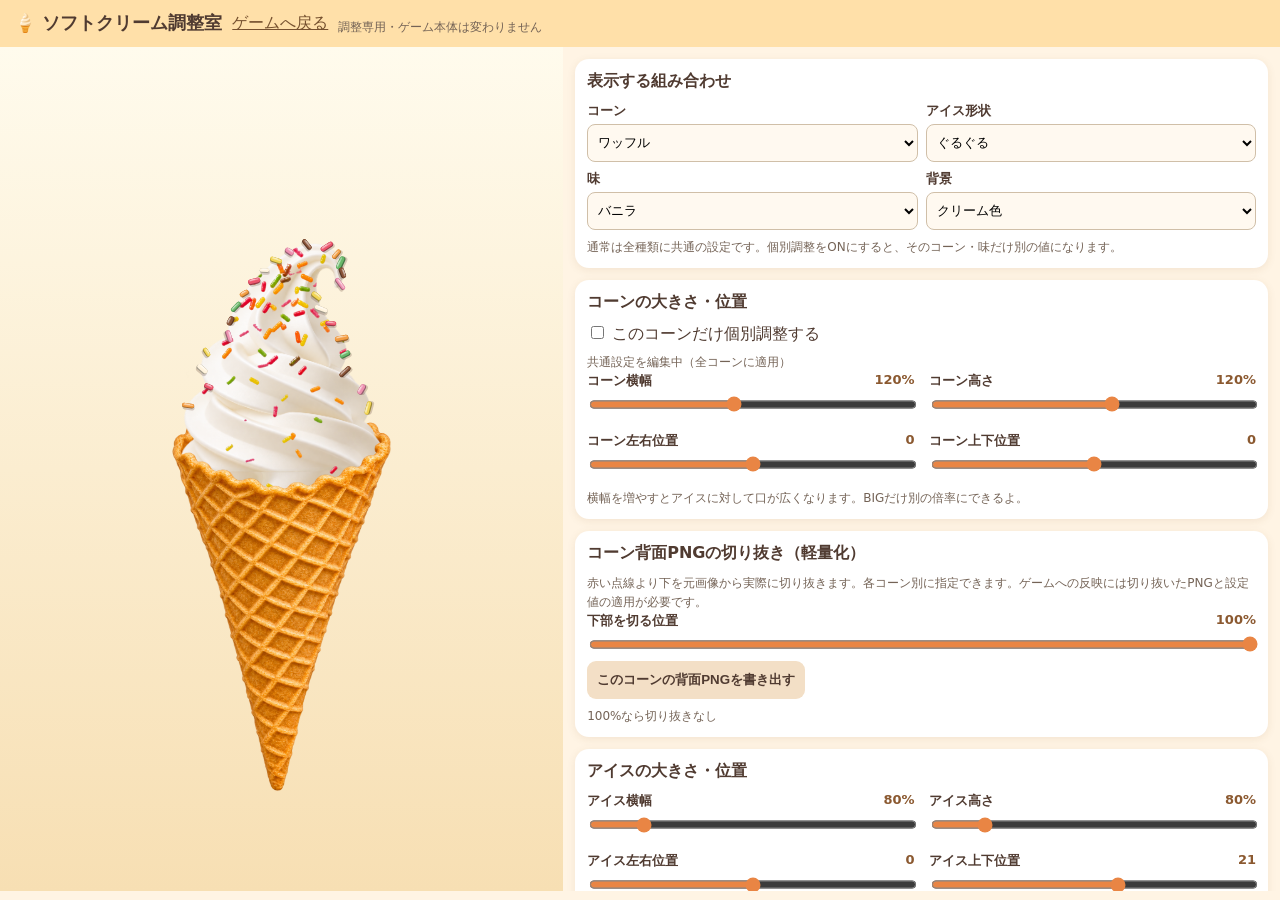
<file: softcream-adjust.html>
<!doctype html>
<html lang="ja"><head><meta charset="utf-8"><meta name="viewport" content="width=device-width,initial-scale=1,viewport-fit=cover"><title>ソフトクリーム調整室 | あそびランド</title>
<style>
*{box-sizing:border-box}body{font-family:system-ui,-apple-system,"Hiragino Kaku Gothic ProN",sans-serif;margin:0;background:#fff4e4;color:#503b31}header{background:#ffe0a9;padding:10px 14px;display:flex;align-items:center;gap:10px;flex-wrap:wrap}header h1{font-size:18px;margin:0}a{color:#76512f}main{display:grid;grid-template-columns:minmax(245px,44%) minmax(315px,1fr);min-height:calc(100dvh - 56px)}.stage{position:sticky;top:0;height:calc(100dvh - 56px);min-height:360px;background:linear-gradient(#fffbed,#f7dfb3);display:flex;align-items:center;justify-content:center;padding:3px;overflow:hidden}.stage svg{width:100%;height:100%;max-height:700px}.settings{padding:12px;overflow:auto;max-height:calc(100dvh - 56px)}.panel{background:white;border-radius:14px;padding:12px;margin-bottom:12px;box-shadow:0 2px 9px #855c2a1a}.panel h2{font-size:16px;margin:0 0 10px}.selectors{display:grid;grid-template-columns:1fr 1fr;gap:8px}.field{display:flex;flex-direction:column;font-size:13px;font-weight:600;gap:4px}.field select,.field input[type=color]{height:38px;background:#fff9f0;border:1px solid #d0bfa8;border-radius:8px;padding:6px;min-width:0}.sliders{display:grid;grid-template-columns:1fr 1fr;gap:11px 14px}.slide{min-width:0}.slide label{display:flex;justify-content:space-between;gap:5px;font-size:13px;font-weight:600}.slide output{font-variant-numeric:tabular-nums;color:#8b5930}.slide input{width:100%;accent-color:#e98544;height:25px}.actions{display:flex;flex-wrap:wrap;gap:8px}button{padding:10px;border-radius:9px;border:0;background:#f3dfc6;color:#503b31;font-weight:700;cursor:pointer}button.main{background:#e87f48;color:#fff}.note{font-size:12px;line-height:1.55;color:#746356;margin:8px 0 0}textarea{width:100%;height:124px;border:1px solid #cebba8;border-radius:8px;padding:8px;resize:vertical;font-family:monospace;font-size:11px}#status{font-size:12px;color:#467347}details summary{cursor:pointer;font-weight:700}
@media(max-width:720px){header{padding:7px 10px}main{display:block}.stage{height:48dvh;min-height:270px;position:sticky;top:0;z-index:2;border-bottom:3px solid #e8c690}.settings{max-height:none;overflow:visible;padding:9px}.sliders{gap:10px}.panel{padding:10px;margin-bottom:9px}}

/* Child-friendly interaction: prevent accidental long-press text selection. */
html,body,main,section,header,nav,button,img,svg{
 -webkit-user-select:none;user-select:none;-webkit-touch-callout:none;
}
img,svg{-webkit-user-drag:none;user-drag:none}
input,textarea,select{ -webkit-user-select:text;user-select:text; }
</style></head><body>
<header><h1>🍦 ソフトクリーム調整室</h1><a href="softcream.html">ゲームへ戻る</a><span class="note">調整専用・ゲーム本体は変わりません</span></header>
<main><div class="stage"><svg id="scene" xmlns="http://www.w3.org/2000/svg" viewBox="0 16 250 405" aria-label="ソフトクリーム配置プレビュー">
<g id="back"></g><g id="ice"></g><g id="toppingSauce"></g><g id="toppingSprinkles"></g><g id="edgeSprinkles"></g><g id="front"></g><g id="stand"></g><g id="cropGuide" pointer-events="none"></g></svg></div>
<section class="settings">
<div class="panel"><h2>表示する組み合わせ</h2>
<div class="selectors"><label class="field">コーン<select id="cone"></select></label><label class="field">アイス形状<select id="shape"></select></label><label class="field">味<select id="flavor"></select></label><label class="field">背景<select id="bg"><option value="cream">クリーム色</option><option value="white">白</option><option value="dark">濃い色</option></select></label></div>
<p class="note">通常は全種類に共通の設定です。個別調整をONにすると、そのコーン・味だけ別の値になります。</p></div>
<div class="panel"><h2>コーンの大きさ・位置</h2><label><input type="checkbox" id="coneIndividual"> このコーンだけ個別調整する</label><p class="note" id="coneMode">共通設定を編集中</p><div class="sliders" id="coneSliders"></div>
<p class="note">横幅を増やすとアイスに対して口が広くなります。BIGだけ別の倍率にできるよ。</p></div>
<div class="panel"><h2>コーン背面PNGの切り抜き（軽量化）</h2><p class="note">赤い点線より下を元画像から実際に切り抜きます。各コーン別に指定できます。ゲームへの反映には切り抜いたPNGと設定値の適用が必要です。</p><div class="slide"><label for="backCrop">下部を切る位置 <output id="backCropLabel">100%</output></label><input id="backCrop" type="range" min="20" max="100" value="100" step="1"></div><div class="actions"><button id="downloadCroppedBack" type="button">このコーンの背面PNGを書き出す</button></div><p class="note" id="cropStatus">100%なら切り抜きなし</p></div>
<div class="panel"><h2>アイスの大きさ・位置</h2><div class="sliders" id="iceSliders"></div>
<p class="note">「アイス幅」と「アイス高さ」は形を伸ばす倍率。縦横の比率はなるべく揃えるのがおすすめ。カップだけは初期設定で低く入ります。</p></div>
<div class="panel"><h2>色・陰影</h2><label><input type="checkbox" id="colorIndividual"> この味だけ個別調整する</label><p class="note" id="colorMode">共通設定を編集中</p>
<div class="selectors"><label class="field">合成方法<select id="blend"><option value="auto">自動（濃い味は乗算）</option><option value="color">color（元の明暗を保持）</option><option value="multiply">multiply（濃くなる）</option><option value="overlay">overlay（コントラスト強め）</option><option value="soft-light">soft-light（やわらかい）</option><option value="hard-light">hard-light（強い発色）</option></select></label><label class="field">重ねる色<input type="color" id="tint"></label></div>
<div class="sliders" id="colorSliders" style="margin-top:13px"></div>
<p class="note">彩度・コントラストは画像全体の色調補正です。共通設定では味本来の色を残し、色指定を個別にONにした場合だけ上書きできます。</p></div>
<div class="panel"><h2>ソースを比較</h2>
<div class="selectors"><label class="field">ソース<select id="sauceKind"><option value="none">なし</option><option value="chocolate">チョコ</option><option value="white">ホワイトチョコ</option><option value="pink">ピンクチョコ</option><option value="strawberry">いちご</option></select></label>
<label class="field">デザイン<select id="sauceStyle"><option value="shell">固まるチョコ（共通・半マット）</option><option value="long-neutral">新・長たれ薄グレーPNG（色替え共通）</option><option value="original">現行PNG画像</option><option value="pen">細いチョコペン風</option><option value="drip">濃厚ドリップ風</option><option value="flow">全面にかけるソース（四角ベース）</option></select></label></div>
<div class="sliders" id="sauceSliders" style="margin-top:12px"></div>
<div id="sauceShadePanel" style="border-top:1px solid #e9ddcf;margin-top:12px;padding-top:12px">
<strong>ソース上に重ねるソフトの陰影（試作）</strong>
<div class="selectors" style="margin:9px 0">
<label class="field">陰影の合成方法<select id="sauceShadeBlend"><option value="multiply">乗算（陰影が濃い）</option><option value="soft-light">ソフトライト（自然）</option><option value="overlay">オーバーレイ（くっきり）</option><option value="normal">通常（元画像を薄く重ねる）</option></select></label>
<label class="field">陰影処理<select id="sauceShadeSource"><option value="gray">モノクロ陰影</option><option value="original">元のクリーム画像</option></select></label>
</div><div class="sliders" id="shadeSliders"></div>
<p class="note">濃さ0〜100％で調整できます。0％で陰影なし。ぼかしは0〜6pxで調整可能。ソースのある部分にだけ重ねます。</p>
</div>
<p class="note">新・長たれは平面ソース自体の自然な濃淡だけで、ソフトの凹凸影は重ねません。<a href="sauce-drip-neutral-long.png" download>新しいベースPNGを見る・保存</a>。チョコ・ホワイト・ピンクを切り替えて確認できます。</p><p class="note">チョコ・ホワイト・ピンクは共通の半マット画像を色替えします。いちごは従来の別画像を維持します。位置と大きさは上のスライダーで調整してください。</p></div>
<div class="panel"><h2>カラースプレーを比較</h2>
<div class="selectors"><label class="field">表示<select id="sprinkleStyle"><option value="none">なし</option><option value="original">現行PNG画像</option><option value="fine">細かい粒</option><option value="dense">たっぷりランダム</option></select></label>
<label class="field" style="justify-content:center"><span>2枚重ね</span><label style="font-size:14px"><input id="sprinkleDouble" type="checkbox"> 重ねて増量する</label></label></div>
<label style="display:block;margin-top:9px;font-size:14px"><input type="checkbox" id="edgeSprinkleEnabled"> 輪郭を越える粒を追加（試作）</label><div class="sliders" id="sprinkleSliders" style="margin-top:12px"></div><p class="note">元画像の2枚重ねと、粒の大きさ・密度が違う新しいSVG版を比較できます。</p></div>
<div class="panel"><h2>仕上がった設定を共有</h2>
<div class="actions"><button class="main" id="copy">設定をコピー</button><button id="resetSelected">選択中の個別設定を解除</button><button id="resetAll">全部初期化</button></div>
<p id="status">今回の確定値を初期設定にしました。変更はこの端末のブラウザに自動保存されます。</p>
<details open><summary>設定データ（コピーしてチャットに貼ってください）</summary><textarea id="export" spellcheck="false" readonly></textarea></details>
<p class="note">ここで調整しただけではゲーム本体は変わりません。コピーしたデータを送ってもらった後、ゲーム本体へ反映します。</p></div>
</section></main>
<script>
'use strict';
const coneNames=['ワッフル','チョコワッフル','カラフル','フラワー','ビッグ','ワッフルカップ'];
const shapes=['まるまる','ぐるぐる','クレミアふう'];
const flavors=['バニラ','いちご','ラズベリー','抹茶','チョコ','ラムネ','みかん','ラベンダー','レモン'];
const flavorColor=['#fff0d2','#f5a0bc','#d92748','#77a057','#865237','#85d8f2','#f7a13d','#bba3dd','#f4e34f'];
const coneBase=[{x:43,y:196,w:164,h:193},{x:43,y:196,w:164,h:193},{x:43,y:196,w:164,h:193},{x:43,y:196,w:164,h:193},{x:37,y:191,w:176,h:200},{x:34,y:174,w:182,h:171}];
const iceBase=[{x:41,y:44,w:168,h:224},{x:41,y:39,w:168,h:224},{x:41,y:30,w:168,h:224}];
const files=['soft-round.png','soft-classic.png','soft-fine.png'];

/* Create a real textured continuation from the lower opaque pixels of each
   original swirl. Generated once per shape; never changes PNG files. */
const extendedCreamSources={};
const extendedCreamFactor={};
function prepareCreamExtensions(onReady){
 files.forEach((file,shape)=>{
  const im=new Image();
  im.onload=()=>{
   try{
    const w=im.naturalWidth,h=im.naturalHeight;
    const src=document.createElement('canvas');src.width=w;src.height=h;
    const sc=src.getContext('2d',{willReadFrequently:true});sc.drawImage(im,0,0);
    const pixels=sc.getImageData(0,0,w,h).data;
    let minX=w,maxX=0,maxY=0;
    for(let y=0;y<h;y+=2)for(let x=0;x<w;x+=2){
      if(pixels[(y*w+x)*4+3]>180){minX=Math.min(minX,x);maxX=Math.max(maxX,x);maxY=Math.max(maxY,y);}
    }
    if(maxX<=minX)return;
    const extra=Math.round(h*.22);
    const out=document.createElement('canvas');out.width=w;out.height=h+extra;
    const ctx=out.getContext('2d',{willReadFrequently:true});
    const width=maxX-minX,center=(minX+maxX)/2;
    // Follow the actual visible bottom of the photographed swirl.
    const edgeXs=[];
    for(let x=minX;x<=maxX;x++){
      let last=-1;
      for(let y=maxY;y>=Math.max(0,maxY-Math.round(h*.23));y--){
       if(pixels[(y*w+x)*4+3]>140){last=y;break;}
      }
      edgeXs[x]=last;
    }
    const img=ctx.createImageData(w,h+extra),dst=img.data;
    const depth=Math.round(h*.14);
    for(let x=minX;x<=maxX;x++){
      let bottom=edgeXs[x];if(bottom<maxY-depth)continue;
      const distance=Math.abs(x-center)/(width/2);
      if(distance>.75)continue;
      const fullDepth=Math.round(extra*(.98-.55*Math.pow(distance/.75,2)));
      for(let t=-Math.round(h*.012);t<fullDepth;t++){
       const y=bottom+t;if(y<0||y>=h+extra)continue;
       // Maintain original photographic folds by carrying neighboring
       // lower rows down, with gently varying source sampling.
       const sampleY=Math.max(0,Math.min(h-1,bottom-Math.round(h*(.016+.012*Math.sin(t/Math.max(1,h)*34+x/Math.max(1,w)*10)))));
       let sampleX=x+Math.round(Math.sin(t*.045+x*.017)*w*.003);
       sampleX=Math.max(0,Math.min(w-1,sampleX));
       let index=(sampleY*w+sampleX)*4;
       if(pixels[index+3]<50){
        index=(Math.max(0,bottom-Math.round(h*.03))*w+x)*4;
       }
       if(pixels[index+3]<20)continue;
       const z=(y*w+x)*4;dst[z]=pixels[index];dst[z+1]=pixels[index+1];dst[z+2]=pixels[index+2];
       const edgeFade=Math.min(1,(.75-distance)*18);
       dst[z+3]=Math.round(255*Math.min(1,Math.max(0,edgeFade)));
      }
    }
    ctx.putImageData(img,0,0);ctx.drawImage(im,0,0);
    extendedCreamSources[shape]=out.toDataURL('image/png');
    extendedCreamFactor[shape]=(h+extra)/h;
    onReady();
   }catch(error){console.warn('cream texture continuation unavailable',error);}
  };
  im.src=file;
 });
}
function creamSource(shape){return extendedCreamSources[shape]||files[shape];}
function creamImageGeometry(p,shape){
 return {x:p.x,y:p.y,w:p.w,h:p.h*(extendedCreamFactor[shape]||1)};
}

const storeKey='asobiland-softcream-adjust-v9';
const approvedPresets={"commonCone":{"cw":120,"ch":120,"cx":0,"cy":0,"iw":80,"ih":80,"ix":0,"iy":21},"commonColor":{"blend":"auto","tint":null,"opacity":100,"saturation":100,"contrast":100,"brightness":100},"coneOverrides":{"ビッグ":{"cw":126,"ch":133,"cx":0,"cy":-15,"iw":80,"ih":80,"ix":0,"iy":0},"ワッフルカップ":{"cw":88,"ch":112,"cx":0,"cy":0,"iw":80,"ih":80,"ix":0,"iy":31}},"flavorOverrides":{"いちご":{"blend":"auto","tint":"#ffb7b8","opacity":100,"saturation":100,"contrast":95,"brightness":100},"ラズベリー":{"blend":"auto","tint":"#f98db5","opacity":80,"saturation":90,"contrast":200,"brightness":80},"抹茶":{"blend":"auto","tint":"#8f9e61","opacity":90,"saturation":90,"contrast":200,"brightness":100},"チョコ":{"blend":"auto","tint":"#7f592d","opacity":80,"saturation":90,"contrast":200,"brightness":100},"ラムネ":{"blend":"auto","tint":"#85d8e5","opacity":100,"saturation":70,"contrast":95,"brightness":100},"みかん":{"blend":"auto","tint":"#ffc83f","opacity":100,"saturation":100,"contrast":100,"brightness":100},"ラベンダー":{"blend":"auto","tint":"#cbb0f0","opacity":100,"saturation":79,"contrast":100,"brightness":95},"レモン":{"blend":"auto","tint":"#f4e34f","opacity":100,"saturation":65,"contrast":80,"brightness":116}}};
const defaults=()=>({
 commonCone:{...approvedPresets.commonCone},
 commonColor:{...approvedPresets.commonColor},
 backCropPercent:{},
 coneOverrides:Object.fromEntries(Object.entries(approvedPresets.coneOverrides).map(([name,v])=>[coneNames.indexOf(name),{...v}])),
 colorOverrides:Object.fromEntries(Object.entries(approvedPresets.flavorOverrides).map(([name,v])=>[flavors.indexOf(name),{...v}])),
 toppings:{
  sauce:{kind:'none',style:'shell',x:0,y:0,w:100,h:100,opacity:100,shadeOpacity:18,shadeBlur:1.5,shadeBlend:'soft-light',shadeSource:'gray'},
  sprinkle:{style:'original',x:1,y:-1,w:120,h:130,opacity:100,double:false,secondX:24,secondY:-42,edge:true}
 }
});
let data=defaults();
try{
 const saved=JSON.parse(localStorage.getItem(storeKey));
 if(saved&&saved.commonCone&&saved.commonColor&&saved.coneOverrides&&saved.colorOverrides&&saved.toppings){data=saved;data.backCropPercent={...(saved.backCropPercent||{})};data.toppings.sauce={...defaults().toppings.sauce,...saved.toppings.sauce};}
}catch(e){}
function coneSettings(){return data.coneOverrides[chosen.cone]||data.commonCone;}
function cropPercent(){return Math.max(20,Math.min(100,Number(data.backCropPercent[chosen.cone]??100)));}
function syncCrop(){ $('backCrop').value=cropPercent();$('backCropLabel').textContent=cropPercent()+'%';$('cropStatus').textContent=cropPercent()===100?'100%なら切り抜きなし':'赤線より下を切り抜く設定：'+cropPercent()+'%';}
function colorSettings(){return data.colorOverrides[chosen.flavor]||data.commonColor;}
function selectedTint(){return colorSettings().tint||flavorColor[chosen.flavor];}
const $=id=>document.getElementById(id);
$('backCrop').addEventListener('input',()=>{data.backCropPercent[chosen.cone]=Number($('backCrop').value);syncCrop();render();});
$('downloadCroppedBack').addEventListener('click',async()=>{const index=chosen.cone,percent=cropPercent();const name=(index===5?'cone-waffle-cup-raster':'cone-raster-'+index)+'-back.png';const im=new Image();im.onload=()=>{const height=Math.max(1,Math.round(im.naturalHeight*percent/100));const canvas=document.createElement('canvas');canvas.width=im.naturalWidth;canvas.height=height;canvas.getContext('2d').drawImage(im,0,0,im.naturalWidth,height,0,0,im.naturalWidth,height);canvas.toBlob(blob=>{if(!blob)return;const url=URL.createObjectURL(blob),a=document.createElement('a');a.href=url;a.download=name.replace('.png','-cropped.png');a.click();setTimeout(()=>URL.revokeObjectURL(url),5000);$('cropStatus').textContent='切り抜き済みPNGを書き出しました。画面表示用の高さ補正は設定データに含まれます。';},'image/png');};im.onerror=()=>{$('cropStatus').textContent='元の背面画像を読み込めませんでした。';};im.src=name;});
let chosen={cone:0,shape:1,flavor:0};
for(const [id,items] of [['cone',coneNames],['shape',shapes],['flavor',flavors]]){$(id).innerHTML=items.map((n,i)=>'<option value="'+i+'">'+n+'</option>').join('');}
$('shape').value='1';
const coneDefs=[
 ['cw','コーン横幅',65,190,1,'%'],['ch','コーン高さ',70,160,1,'%'],
 ['cx','コーン左右位置',-65,65,1,''],['cy','コーン上下位置',-90,90,1,'']
];
const iceDefs=[
 ['iw','アイス横幅',65,165,1,'%'],['ih','アイス高さ',65,165,1,'%'],
 ['ix','アイス左右位置',-80,80,1,''],['iy','アイス上下位置',-100,110,1,'']
];
const colorDefs=[
 ['opacity','色の濃さ',0,100,1,'%'],['saturation','彩度',0,180,1,'%'],
 ['contrast','コントラスト',50,220,1,'%'],['brightness','明るさ',60,160,1,'%']
];
function controls(where,defs,type){
 $(where).innerHTML=defs.map(([key,label,min,max,step,unit])=>'<div class="slide"><label for="'+key+'">'+label+' <output id="o_'+key+'"></output></label><input id="'+key+'" type="range" min="'+min+'" max="'+max+'" step="'+step+'"></div>').join('');
 for(const [key,,,,,unit] of defs){
  $(key).addEventListener('input',()=>{
   const obj=type==='cone'?coneSettings():colorSettings();
   obj[key]=Number($(key).value);$('o_'+key).textContent=obj[key]+unit;render();
  });
 }
}
controls('coneSliders',coneDefs,'cone');controls('iceSliders',iceDefs,'cone');controls('colorSliders',colorDefs,'color');
const toppingDefs=[
 ['x','左右位置',-120,120,1,''],['y','上下位置',-120,120,1,''],
 ['w','横幅',40,200,1,'%'],['h','高さ',40,200,1,'%'],['opacity','不透明度',0,100,1,'%']
];
function toppingControls(group){
 const root=group==='sauce'?'sauceSliders':'sprinkleSliders';
 const extra=group==='sprinkle'?[['secondX','2枚目の左右ずらし',-60,60,1,''],['secondY','2枚目の上下ずらし',-60,60,1,'']]:[];
 const defs=toppingDefs.concat(extra);
 $(root).innerHTML=defs.map(([key,label,min,max,step,unit])=>{
  const id=group+'_'+key;
  return '<div class="slide"><label for="'+id+'">'+label+' <output id="o_'+id+'"></output></label><input id="'+id+'" type="range" min="'+min+'" max="'+max+'" step="'+step+'"></div>';
 }).join('');
 for(const [key,,,,,unit] of defs){
  const id=group+'_'+key;
  $(id).addEventListener('input',()=>{
   data.toppings[group][key]=Number($(id).value);
   $('o_'+id).textContent=data.toppings[group][key]+unit;render();
  });
 }
}
toppingControls('sauce');toppingControls('sprinkle');
const shadeDefs=[
 ['shadeOpacity','陰影の濃さ',0,100,1,'%'],
 ['shadeBlur','ぼかし',0,6,.5,'px']
];
$('shadeSliders').innerHTML=shadeDefs.map(([key,label,min,max,step])=>'<div class="slide"><label for="'+key+'">'+label+' <output id="o_'+key+'"></output></label><input id="'+key+'" type="range" min="'+min+'" max="'+max+'" step="'+step+'"></div>').join('');
for(const [key] of shadeDefs){
 $(key).addEventListener('input',()=>{data.toppings.sauce[key]=Number($(key).value);$('o_'+key).textContent=$(key).value+(key==='shadeBlur'?'px':'%');render();});
}
for(const [id,key] of [['sauceShadeBlend','shadeBlend'],['sauceShadeSource','shadeSource']]){
 $(id).addEventListener('change',()=>{data.toppings.sauce[key]=$(id).value;render();});
}

function syncToppings(){
 for(const group of ['sauce','sprinkle']){
  const obj=data.toppings[group],defs=toppingDefs.concat(group==='sprinkle'?[['secondX','',0,0,1,''],['secondY','',0,0,1,'']]:[]);
  for(const [key,,,,,unit] of defs){const id=group+'_'+key;$(id).value=obj[key];$('o_'+id).textContent=obj[key]+unit;}
 }
 for(const [key] of shadeDefs){$(key).value=data.toppings.sauce[key];$('o_'+key).textContent=$(key).value+(key==='shadeBlur'?'px':'%');}
 $('sauceShadeBlend').value=data.toppings.sauce.shadeBlend;
 $('sauceShadeSource').value=data.toppings.sauce.shadeSource;
 $('sauceKind').value=data.toppings.sauce.kind;
 $('sauceStyle').value=data.toppings.sauce.style;
 $('sauceShadePanel').style.display=data.toppings.sauce.style==='long-neutral'?'none':'block';
 syncCrop();
 $('sprinkleStyle').value=data.toppings.sprinkle.style;
 $('sprinkleDouble').checked=data.toppings.sprinkle.double;
 $('edgeSprinkleEnabled').checked=data.toppings.sprinkle.edge!==false;
}
for(const [id,group,key] of [['sauceKind','sauce','kind'],['sauceStyle','sauce','style'],['sprinkleStyle','sprinkle','style']]){
 $(id).addEventListener('change',()=>{data.toppings[group][key]=$(id).value;if(group==='sauce'&&key==='style')$('sauceShadePanel').style.display=$(id).value==='long-neutral'?'none':'block';render();});
}
$('sprinkleDouble').addEventListener('change',()=>{data.toppings.sprinkle.double=$('sprinkleDouble').checked;render();});
$('edgeSprinkleEnabled').addEventListener('change',()=>{data.toppings.sprinkle.edge=$('edgeSprinkleEnabled').checked;render();});
function sync(){
 const c=coneSettings(),f=colorSettings();
 for(const [key,,,,,unit] of [...coneDefs,...iceDefs,...colorDefs]){
  const v=(key in c?c:f)[key];$(key).value=v;$('o_'+key).textContent=v+unit;
 }
 $('blend').value=f.blend;$('tint').value=selectedTint();
 $('coneIndividual').checked=Object.hasOwn(data.coneOverrides,chosen.cone);
 $('colorIndividual').checked=Object.hasOwn(data.colorOverrides,chosen.flavor);
 $('tint').disabled=!$('colorIndividual').checked;
 $('coneMode').textContent=$('coneIndividual').checked?'「'+coneNames[chosen.cone]+'」の個別設定を編集中':'共通設定を編集中（全コーンに適用）';
 $('colorMode').textContent=$('colorIndividual').checked?'「'+flavors[chosen.flavor]+'」の個別設定を編集中':'共通設定を編集中（全味に適用）／色相は味ごと';
}
for(const k of ['cone','shape','flavor'])$(k).addEventListener('change',()=>{chosen[k]=Number($(k).value);sync();syncCrop();render();});
$('coneIndividual').addEventListener('change',()=>{
 if($('coneIndividual').checked)data.coneOverrides[chosen.cone]={...data.commonCone};
 else delete data.coneOverrides[chosen.cone];
 sync();render();
});
$('colorIndividual').addEventListener('change',()=>{
 if($('colorIndividual').checked)data.colorOverrides[chosen.flavor]={...data.commonColor,tint:flavorColor[chosen.flavor]};
 else delete data.colorOverrides[chosen.flavor];
 sync();render();
});
$('blend').addEventListener('change',()=>{colorSettings().blend=$('blend').value;render();});
$('tint').addEventListener('input',()=>{
 if(!data.colorOverrides[chosen.flavor])return;
 colorSettings().tint=$('tint').value;render();
});
$('bg').addEventListener('change',()=>{
 const colors={cream:'linear-gradient(#fffbed,#f7dfb3)',white:'#fff',dark:'#4a454f'};
 document.querySelector('.stage').style.background=colors[$('bg').value];
});
function esc(x){return String(x).replace(/[&<>"]/g,c=>({'&':'&amp;','<':'&lt;','>':'&gt;','"':'&quot;'}[c]));}
function imageTag(name,p){return '<image href="'+esc(name)+'" x="'+p.x+'" y="'+p.y+'" width="'+p.w+'" height="'+p.h+'" preserveAspectRatio="none"/>';}
function cp(){
 const p=coneBase[chosen.cone],v=coneSettings();
 const w=p.w*v.cw/100,h=p.h*v.ch/100;
 return {x:p.x+(p.w-w)/2+v.cx,y:p.y+(p.h-h)/2+v.cy,w,h};
}
function ip(){
 const p=iceBase[chosen.shape],v=coneSettings();
 const iw=chosen.cone===5?p.w-8:p.w,ih=chosen.cone===5?p.h-12:p.h;
 const bx=chosen.cone===5?p.x+4:p.x;
 const w=iw*v.iw/100,h=ih*v.ih/100;
 return {x:bx+(iw-w)/2+v.ix,y:p.y+(p.h-ih)/2+v.iy+(chosen.cone===5?45:0),w,h};
}
function coneName(){
 return chosen.cone===5?'cone-waffle-cup-raster.png':'cone-raster-'+chosen.cone+'.png';
}
const ready=new Map();
async function checkLayers(i){
 if(ready.has(i))return;
 const base=i===5?'cone-waffle-cup-raster':'cone-raster-'+i;
 const test=path=>new Promise(resolve=>{const im=new Image();im.onload=()=>resolve(true);im.onerror=()=>resolve(false);im.src=path;});
 const ok=await Promise.all([test(base+'-front.png'),test(base+'-back.png')]);
 ready.set(i,ok.every(Boolean));render();
}
// Toppings are clipped by the actual alpha of the extended ice, and remain
// below the foreground cone. The original PNG option uses the game assets.

// A small, deterministic accent layer: the existing sprinkle PNG remains
// clipped as before. Only these boundary-crossing individual grains are free.
// Locate opaque edges from the original scoop alpha once per shape.
const sprinkleEdgePoints={};
function prepareSprinkleEdges(files,onReady){
 files.forEach((file,shape)=>{
  const im=new Image();
  im.onload=()=>{
   try{
    const w=im.naturalWidth,h=im.naturalHeight;
    const canvas=document.createElement('canvas');canvas.width=w;canvas.height=h;
    const cx=canvas.getContext('2d',{willReadFrequently:true});
    cx.drawImage(im,0,0);
    const rgba=cx.getImageData(0,0,w,h).data;
    const alpha=(x,y)=>rgba[(y*w+x)*4+3];
    const pts=[];
    // Test: 32 edge grains (twice the previous 16), concentrated higher
    // on the swirl. Two opposing edge samples per height band.
    // Preserve the existing flat colors until the material finish is approved.
    for(let i=0;i<32;i++){
     const side=i%2===0?-1:1;
     const band=Math.floor(i/2);
     const y=Math.round(h*(.12+.56*Math.pow(band/15,1.65)+(i%2)*.008));
     if(y<0||y>=h)continue;
     let boundary=-1;
     if(side<0){
      for(let x=0;x<w;x++){if(alpha(x,y)>=170){boundary=x;break;}}
     }else{
      for(let x=w-1;x>=0;x--){if(alpha(x,y)>=170){boundary=x;break;}}
     }
     if(boundary<0)continue;
     // Move just inside the actual silhouette, keeping the grain center
     // on cream but allowing a visible part to protrude outside.
     let x=boundary-side*(2+(i%3));
     x=Math.max(0,Math.min(w-1,x));
     if(alpha(x,y)<120)x=boundary;
     pts.push({x:x/w,y:y/h,angle:(i*67+23)%150-75,
       width:5.5+(i%4)*.8,color:i%7});
    }
    sprinkleEdgePoints[shape]=pts;
    onReady();
   }catch(e){console.warn('Sprinkle edge calculation skipped',e);}
  };
  im.onerror=()=>{};
  im.src=file;
 });
}
const sprinkleEdgePalette=['#ed556d','#ee91b0','#f39c41','#f2d554','#68b869','#fff3dd','#895337'];
function colorVariant(hex,factor){
 const a=hex.replace('#','');
 const values=[0,2,4].map(i=>parseInt(a.slice(i,i+2),16));
 const v=values.map(n=>Math.max(0,Math.min(255,Math.round(factor>0?n+(255-n)*factor:n*(1+factor)))));
 return '#'+v.map(n=>n.toString(16).padStart(2,'0')).join('');
}

function edgeSprinklesSvg(shape,p){
 const pts=sprinkleEdgePoints[shape]||[];
 // Unlike the underlying sprinkle PNG, this layer has no silhouette mask.
 return pts.map((q,i)=>{
  const x=p.x+q.x*p.w,y=p.y+q.y*p.h;
  const width=q.width,thick=2.7+(i%3)*.35;
  const c=sprinkleEdgePalette[q.color],light=colorVariant(c,.46),dark=colorVariant(c,-.36);
  // Each grain is a miniature rounded cylinder with gloss, side shadow and
  // a tiny cast shadow. No blur filters are needed.
  const x0=(-width/2).toFixed(2),y0=(-thick/2).toFixed(2);
  return '<g transform="translate('+x.toFixed(2)+' '+y.toFixed(2)+') rotate('+q.angle+')">'+
   '<rect x="'+(Number(x0)+.4)+'" y="'+(Number(y0)+1.05)+'" width="'+width+'" height="'+thick+'" rx="'+(thick/2)+'" fill="#654332" opacity=".25"/>'+
   '<rect x="'+x0+'" y="'+y0+'" width="'+width+'" height="'+thick+'" rx="'+(thick/2)+'" fill="'+dark+'"/>'+
   '<rect x="'+x0+'" y="'+y0+'" width="'+width+'" height="'+(thick*.78)+'" rx="'+(thick*.39)+'" fill="'+c+'"/>'+
   '<path d="M'+(-width/2+1.2)+' '+(-thick/2+.78)+' h'+(width-2.4)+'" stroke="'+light+'" opacity=".88" stroke-width=".8" stroke-linecap="round"/>'+
   '<path d="M'+(-width/2+1.7)+' '+(-thick/2+.44)+' h'+(width*.36)+'" stroke="#fff" opacity=".54" stroke-width=".5" stroke-linecap="round"/></g>';
 }).join('');
}


const sauceFiles={chocolate:'sauce-chocolate.png',strawberry:'sauce-strawberry.png',white:'sauce-white.png',pink:'sauce-white.png'};
const sauceColors={chocolate:['#512717','#a56b42'],strawberry:['#b91c4c','#f25b80'],white:['#e9dfc7','#fffaf2'],pink:['#d86d92','#ffb2c7']};
function svgSauce(kind,style){
 const colors=sauceColors[kind]||sauceColors.chocolate;
 if(style==='flow'){
  // Non-pointed, rectangular source field with soft irregular drips.
  return '<defs><linearGradient id="flowSauceGradient" x1="0" y1="0" x2=".2" y2="1"><stop offset="0" stop-color="'+colors[1]+'"/><stop offset=".48" stop-color="'+colors[0]+'"/><stop offset="1" stop-color="'+colors[0]+'"/></linearGradient></defs>'+
  '<path d="M0 0 H250 V60 Q232 57 224 73 L220 115 Q216 132 210 113 L205 73 Q188 65 172 78 L168 149 Q161 174 155 149 L149 79 Q134 74 121 82 L117 135 Q109 155 103 133 L99 82 Q85 73 70 78 L65 160 Q57 183 50 159 L46 76 Q30 69 16 79 L12 119 Q7 135 3 117 L0 105 Z" fill="url(#flowSauceGradient)"/>'+
  '<g fill="none" stroke="'+colors[1]+'" opacity=".55" stroke-width="4" stroke-linecap="round"><path d="M20 12 Q35 30 28 62"/><path d="M115 8 Q135 33 124 63"/><path d="M199 8 Q218 35 202 61"/></g>';
 }
 if(style==='pen'){
  const lines=[
   'M30 70 C61 35 91 54 121 30 S184 36 210 14',
   'M18 104 C56 77 87 87 119 65 S175 72 223 42',
   'M31 135 C70 107 101 112 134 93 S175 105 210 74',
   'M49 160 C75 138 118 140 151 123 S177 133 201 115',
   'M69 185 C99 160 127 171 171 147'
  ];
  return '<g fill="none" stroke-linecap="round" stroke-linejoin="round">'+lines.map((d,i)=>
   '<path d="'+d+'" stroke="'+colors[0]+'" stroke-width="'+(i%2===0?7:5)+'"/><path d="'+d+'" stroke="'+colors[1]+'" stroke-width="1.8" opacity=".72" transform="translate(0 -1.5)"/>'
  ).join('')+'</g>';
 }
 const paths=[
 'M25 69 Q39 24 75 39 Q86 25 107 37 Q126 17 149 39 Q170 23 192 46 Q214 52 223 79 L210 94 Q205 113 201 139 Q194 151 187 138 L182 92 Q174 89 165 98 L160 154 Q154 172 147 156 L139 100 Q125 106 110 104 L103 159 Q96 179 89 160 L82 103 Q69 103 62 97 L57 131 Q49 143 45 131 L42 90 Q32 92 25 69Z',
 'M58 56 Q72 44 83 54 Q100 42 112 54 Q127 39 146 56 Q164 48 177 57 L172 85 Q154 72 144 83 Q124 71 108 83 Q91 75 74 87Z'
 ];
 return '<g><path d="'+paths[0]+'" fill="'+colors[0]+'" stroke="'+colors[0]+'" stroke-width="2"/><path d="'+paths[1]+'" fill="'+colors[1]+'" opacity=".65"/></g>';
}
const sprinklePalette=['#ef5162','#f386ac','#f4a23d','#f7d64f','#6ab765','#fff3dc','#845130'];
function sprinklesVector(style){
 const count=style==='dense'?174:88;
 let seed=style==='dense'?5291:9104;
 const random=()=>{seed=(1664525*seed+1013904223)>>>0;return seed/4294967296;};
 let out='';
 for(let i=0;i<count;i++){
  const y=16+Math.pow(random(),1.45)*208;
  const x=26+random()*198;
  const len=style==='fine'?4+random()*5:5+random()*7;
  const thick=style==='fine'?1.7+random()*1.5:2.6+random()*2;
  const rot=Math.round(random()*165-82);
  const color=sprinklePalette[Math.floor(random()*sprinklePalette.length)];
  out+='<rect x="'+x.toFixed(1)+'" y="'+y.toFixed(1)+'" width="'+len.toFixed(1)+'" height="'+thick.toFixed(1)+'" rx="'+(thick/2).toFixed(1)+'" fill="'+color+'" transform="rotate('+rot+' '+x.toFixed(1)+' '+y.toFixed(1)+')"/>';
 }
 return out;
}
const sprinkleVectorCache={fine:sprinklesVector('fine'),dense:sprinklesVector('dense')};
function adjustedToppingBounds(p,settings,isSprinkle){
 const w=p.w*(isSprinkle?1.12:.93)*(settings.w/100);
 const h=p.h*(isSprinkle?1.22:.70)*(settings.h/100);
 return {x:p.x+(p.w-w)/2+settings.x,y:p.y+(isSprinkle?-8:33)+settings.y,w,h};
}
function drawToppings(p,ext,iceArt){
 const mask='<defs><mask id="iceToppingMask" maskUnits="userSpaceOnUse" maskContentUnits="userSpaceOnUse" x="'+p.x+'" y="'+p.y+'" width="'+p.w+'" height="'+ext.h+'" style="mask-type:alpha">'+iceArt+'</mask></defs>';
 function drawSauce(){
  const t=data.toppings.sauce;
  if(t.kind==='none')return '';
  const r=adjustedToppingBounds(p,t,false);
  const master=imageTag('sauce-shell-neutral.svg',r);
   const shellMask='<defs><mask id="neutralShellMask" maskUnits="userSpaceOnUse" maskContentUnits="userSpaceOnUse" x="'+r.x+'" y="'+r.y+'" width="'+r.w+'" height="'+r.h+'" style="mask-type:alpha">'+master+'</mask></defs>';
   const graphic=t.style==='long-neutral' && t.kind!=='strawberry'?
    (()=>{
      const longBounds={x:r.x-p.w*.12,y:r.y-p.h*.13,w:r.w+p.w*.24,h:r.h+p.h*.18};
      const rgb=(sauceColors[t.kind]||sauceColors.chocolate)[0].match(/[0-9a-f]{2}/gi).map(v=>parseInt(v,16)/255);
      // Tint via grayscale luminance, keeping only shading produced by the sauce itself.
      const rows=rgb.map(c=>[.55*c,0,0,0,.45*c].join(' ')).join(' ')+' 0 0 0 1 0';
      const id='longSauceTintFilter';
      return '<defs><filter id="'+id+'" x="0" y="0" width="100%" height="100%" color-interpolation-filters="sRGB"><feColorMatrix type="matrix" values="'+rows+'"/></filter></defs>'+
      '<g filter="url(#'+id+')">'+imageTag('sauce-drip-neutral-long.png',longBounds)+'</g>';
    })():
    t.style==='shell'&&t.kind!=='strawberry'?
    (shellMask+master+'<g mask="url(#neutralShellMask)" style="mix-blend-mode:multiply"><rect x="'+r.x+'" y="'+r.y+'" width="'+r.w+'" height="'+r.h+'" fill="'+sauceColors[t.kind][0]+'" opacity=".97"/></g>'):
    (t.style==='original'||t.style==='shell'||t.style==='long-neutral')&&t.kind!=='pink'?imageTag(sauceFiles[t.kind],{...r}):
    '<svg x="'+r.x+'" y="'+r.y+'" width="'+r.w+'" height="'+r.h+'" viewBox="0 0 250 230" preserveAspectRatio="none">'+svgSauce(t.kind,t.style)+'</svg>';
   // Reuse the original cream texture as an optional low-opacity shading layer.
  // Clip that shading to both the sauce alpha and the scoop silhouette.
  const shadeOpacity=t.style==='long-neutral'?0:Math.max(0,Math.min(100,t.shadeOpacity||0))/100;
  let shading='';
  if(shadeOpacity>0){
    const shadeMask='<mask id="sauceShadeMask" maskUnits="userSpaceOnUse" maskContentUnits="userSpaceOnUse" x="'+r.x+'" y="'+r.y+'" width="'+r.w+'" height="'+r.h+'" style="mask-type:alpha">'+graphic+'</mask>';
    const blur=Math.max(0,Math.min(6,Number(t.shadeBlur)||0));
    const grayscale=t.shadeSource==='original'?'':'<feColorMatrix type="saturate" values="0"/>';
    const filter='<filter id="sauceShadeFilter" filterUnits="userSpaceOnUse" x="'+(p.x-14)+'" y="'+(p.y-14)+'" width="'+(p.w+28)+'" height="'+(ext.h+28)+'" color-interpolation-filters="sRGB">'+grayscale+(blur?'<feGaussianBlur stdDeviation="'+blur+'"/>':'')+'</filter>';
    const mode=['multiply','soft-light','overlay','normal'].includes(t.shadeBlend)?t.shadeBlend:'soft-light';
    shading='<defs>'+shadeMask+filter+'</defs><g mask="url(#sauceShadeMask)" style="mix-blend-mode:'+mode+'" opacity="'+shadeOpacity+'"><g filter="url(#sauceShadeFilter)">'+iceArt+'</g></g>';
  }
  return '<g mask="url(#iceToppingMask)"><g opacity="'+t.opacity/100+'">'+graphic+'</g>'+shading+'</g>';
 }
 function drawSprinkles(){
  const t=data.toppings.sprinkle;
  if(t.style==='none')return '';
  const r=adjustedToppingBounds(p,t,true);
  const one=(dx,dy)=>t.style==='original'?
    imageTag('sprinkles-rainbow.png',{x:r.x+dx,y:r.y+dy,w:r.w,h:r.h}):
    '<svg x="'+(r.x+dx)+'" y="'+(r.y+dy)+'" width="'+r.w+'" height="'+r.h+'" viewBox="0 0 250 230" preserveAspectRatio="none">'+sprinkleVectorCache[t.style]+'</svg>';
  return '<g mask="url(#iceToppingMask)" opacity="'+t.opacity/100+'">'+one(0,0)+(t.double?one(t.secondX,t.secondY):'')+'</g>';
 }
 $('toppingSauce').innerHTML=mask+drawSauce();
 $('toppingSprinkles').innerHTML=mask+drawSprinkles();
 $('edgeSprinkles').innerHTML=data.toppings.sprinkle.style!=='none'&&data.toppings.sprinkle.edge!==false?'<g opacity="'+data.toppings.sprinkle.opacity/100+'">'+edgeSprinklesSvg(chosen.shape,p)+'</g>':'';
}
function render(){
 const c=cp(),p=ip(),fl=colorSettings(),name=coneName(),base=name.replace(/\.png$/,'');
 const layers=ready.get(chosen.cone);
 $('back').innerHTML=imageTag(layers?base+'-back.png':name,c);
 const cropRatio=cropPercent()/100,cutY=c.y+c.h*cropRatio;
 $('cropGuide').innerHTML=cropRatio>=1?'':'<path d="M'+c.x+' '+cutY+' H'+(c.x+c.w)+'" stroke="#df443a" stroke-width="2" stroke-dasharray="5 4"/><text x="'+c.x+'" y="'+(cutY-5)+'" fill="#b73532" font-size="10">ここより下をカット</text>';
 $('front').innerHTML=layers?imageTag(base+'-front.png',c):'';
 const ext=creamImageGeometry(p,chosen.shape);
 const art=imageTag(creamSource(chosen.shape),ext);
 {
  // This is the same image-alpha-mask + mix-blend-mode approach as the game.
  const maskId='iceTintMask';
  const contrast=fl.contrast/100, brightness=fl.brightness/100, slope=contrast*brightness, intercept=.5*(1-contrast)*brightness;
  const filter='<filter id="iceColorCorrection" filterUnits="userSpaceOnUse" x="'+p.x+'" y="'+p.y+'" width="'+p.w+'" height="'+ext.h+'" color-interpolation-filters="sRGB"><feColorMatrix type="saturate" values="'+(fl.saturation/100)+'"/><feComponentTransfer><feFuncR type="linear" slope="'+slope+'" intercept="'+intercept+'"/><feFuncG type="linear" slope="'+slope+'" intercept="'+intercept+'"/><feFuncB type="linear" slope="'+slope+'" intercept="'+intercept+'"/></feComponentTransfer></filter>';
  const mode=fl.blend==='auto'?[2,3,4].includes(chosen.flavor)?'multiply':'color':fl.blend;
  $('ice').innerHTML='<defs>'+filter+'<mask id="'+maskId+'" maskUnits="userSpaceOnUse" maskContentUnits="userSpaceOnUse" x="'+p.x+'" y="'+p.y+'" width="'+p.w+'" height="'+ext.h+'" style="mask-type:alpha">'+art+'</mask></defs>'+
  '<g filter="url(#iceColorCorrection)" style="isolation:isolate">'+art+(chosen.flavor===0?'':'<g mask="url(#'+maskId+')" style="mix-blend-mode:'+esc(mode)+'"><rect x="'+p.x+'" y="'+p.y+'" width="'+p.w+'" height="'+ext.h+'" fill="'+selectedTint()+'" opacity="'+(fl.opacity/100)+'"/></g>')+'</g>';
 }
 drawToppings(p,ext,art);
 $('stand').innerHTML='';
 $('export').value=JSON.stringify({type:'softcream-adjust',version:10,backCropPercent:data.backCropPercent,commonCone:data.commonCone,commonColor:data.commonColor,coneOverrides:Object.fromEntries(Object.entries(data.coneOverrides).map(([i,v])=>[coneNames[i],v])),flavorOverrides:Object.fromEntries(Object.entries(data.colorOverrides).map(([i,v])=>[flavors[i],v])),toppings:data.toppings},null,2);
 try{localStorage.setItem(storeKey,JSON.stringify(data));}catch(e){}
}
$('copy').onclick=async()=>{
 const t=$('export').value;try{await navigator.clipboard.writeText(t);$('status').textContent='設定をコピーしました。このままチャットに貼ってね。';}
 catch(e){$('export').focus();$('export').select();$('status').textContent='コピーできない場合は、選択した設定データを手動でコピーしてね。';}
};
$('resetSelected').onclick=()=>{
 delete data.coneOverrides[chosen.cone];delete data.colorOverrides[chosen.flavor];
 sync();render();
};
$('resetAll').onclick=()=>{if(!confirm('すべての調整を初期値に戻しますか？'))return;data=defaults();sync();syncToppings();syncCrop();render();};
for(let i=0;i<6;i++)checkLayers(i);
sync();syncToppings();syncCrop();render();prepareCreamExtensions(render);
prepareSprinkleEdges(files,render);
</script></body></html>
</file>
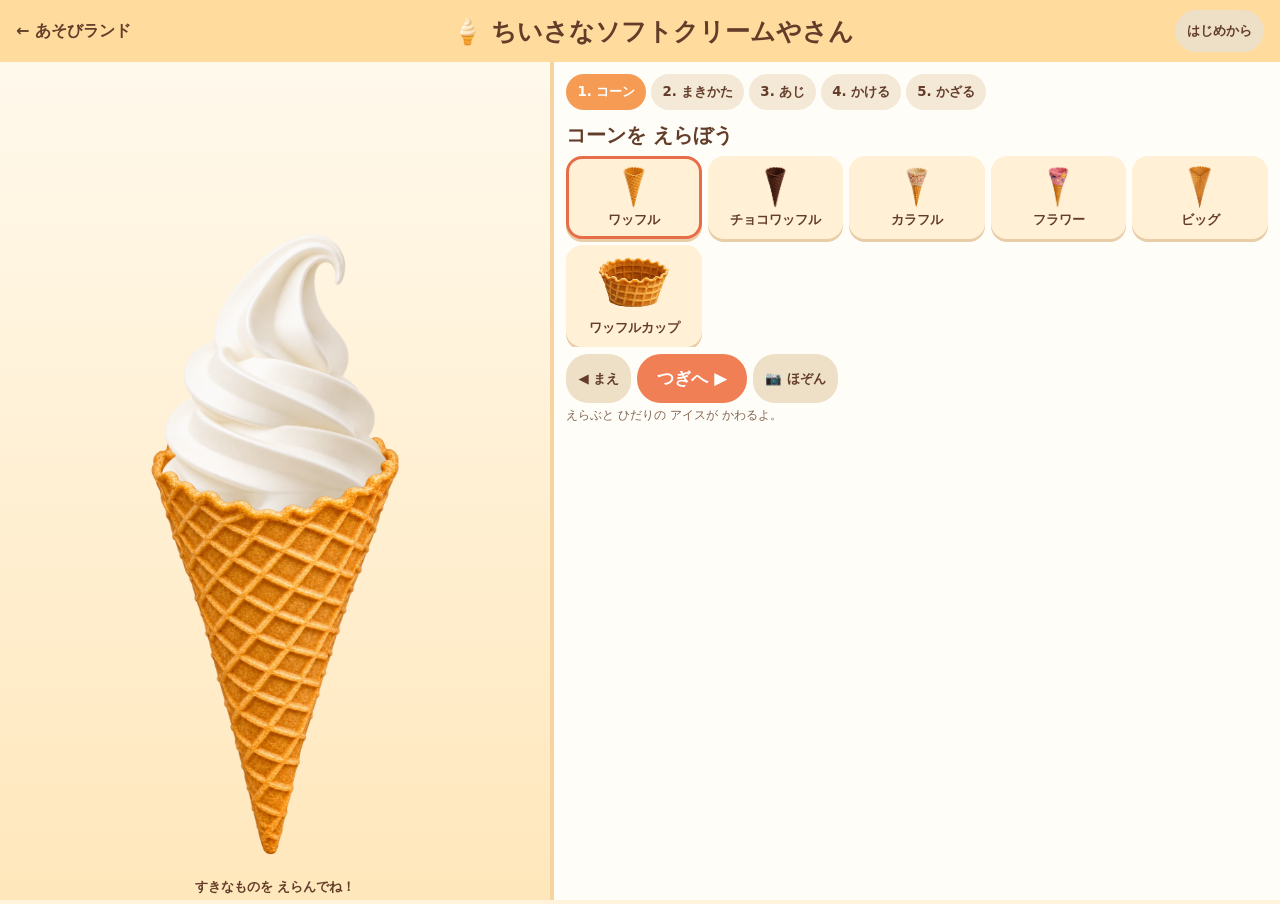
<file: softcream.html>
<!doctype html><html lang="ja"><meta charset="utf-8"><meta name="viewport" content="width=device-width,initial-scale=1,maximum-scale=1,user-scalable=no,viewport-fit=cover"><title>ソフトクリーム屋さん | あそびランド</title>
<style>
*{box-sizing:border-box}body{margin:0;background:#fff3dc;color:#633d2a;font-family:system-ui,"Hiragino Kaku Gothic ProN",sans-serif}header{padding:10px 16px;background:#ffdc9e;display:flex;justify-content:space-between;align-items:center}h1{font-size:clamp(16px,3vw,25px);margin:0}.layout{display:grid;grid-template-columns:43% 57%;height:calc(100dvh - 58px);min-height:0;overflow:hidden}.preview{background:linear-gradient(#fff9ec,#ffe7bb);display:flex;align-items:center;justify-content:center;position:relative;overflow:hidden}.menu{padding:12px;overflow:hidden;min-height:0;background:#fffdf8;border-left:4px solid #f5d4a1}.steps{display:flex;gap:5px;overflow:hidden;padding-bottom:8px}.steps button{white-space:nowrap;padding:9px 11px;border-radius:18px;background:#f4e8d6}.steps button.active{background:#f69b54;color:white}.choices{display:grid;grid-template-columns:repeat(5,minmax(0,1fr));gap:6px;min-height:0}.choice{touch-action:manipulation;border:3px solid transparent;border-radius:16px;min-height:68px;background:#fff0d6;padding:7px 2px;display:flex;flex-direction:column;align-items:center;justify-content:center;gap:3px;font-size:13px;font-weight:700;box-shadow:0 3px 0 #e9cda8}.choice.selected{border-color:#e76d49}.emoji{font-size:29px;line-height:1.2}.choice svg{height:44px;width:50px}.actions{display:flex;gap:6px;margin-top:7px;flex-wrap:wrap}button{cursor:pointer;border:0;font-family:inherit;font-weight:bold;color:inherit}button.primary{background:#f17f55;color:white;padding:13px 20px;border-radius:24px;font-size:17px}.secondary{background:#eee0c6;padding:12px;border-radius:22px}.preview svg{width:100%;height:100%;max-height:570px}.toast{position:absolute;bottom:8px;left:8px;right:8px;text-align:center;font-weight:bold;font-size:13px}.tiny{font-size:12px;opacity:.8}.heading{font-size:20px;margin:8px 0 14px}input[type=file]{max-width:100%}#customArea{display:none;margin-top:12px;padding:10px;background:#fff0dc;border-radius:12px}.decor{position:absolute;touch-action:none;cursor:grab;font-size:32px;user-select:none;filter:none}.decor img{width:52px;height:52px;object-fit:contain}.small{font-size:12px} @media(max-width:550px){.layout{grid-template-columns:42% 58%}.menu{padding:7px}.choices{grid-template-columns:repeat(5,minmax(0,1fr));gap:3px}.choice{min-height:59px;font-size:12px}.emoji{font-size:24px}.steps button{padding:7px;font-size:12px}.heading{font-size:16px}.decor{font-size:25px}}
html,body{height:100%;overflow:hidden;overscroll-behavior:none;touch-action:pan-x pan-y}button{touch-action:manipulation}.preview,.decor,#decorLayer{touch-action:none}.menu{display:flex;flex-direction:column}.menu .heading{margin:4px 0 7px}.choices{flex:0 1 auto;overflow:hidden}.steps{flex-shrink:0}.actions{flex-shrink:0}.page-nav{display:flex;justify-content:center;align-items:center;gap:12px;margin:5px 0;flex-shrink:0}.page-nav button{padding:6px 15px;border-radius:15px;background:#ffe0a8}.page-nav button:disabled{opacity:.3}#customArea{flex-shrink:0;margin-top:4px!important;padding:5px!important}.tiny{margin:4px 0}.trash-zone{position:absolute;right:8px;bottom:32px;z-index:8;background:#fff7ed;border:3px dashed #d48b8b;border-radius:18px;padding:8px 12px;font-size:15px;font-weight:900;color:#9e5252;pointer-events:none;box-shadow:0 3px 12px #0002}.trash-zone.hot{background:#ffc4c4;border-color:#e44b58;transform:scale(1.07)}#decorLayer .decor{z-index:3}.choice img{max-width:42px;max-height:42px}.choice .emoji{filter:drop-shadow(0 1px 1px #fff8)}#customArea input{font-size:13px}#customManage{display:flex;gap:4px;flex-wrap:wrap;max-height:42px;overflow:hidden}#customManage button{background:#ffe1d2;padding:3px 7px;border-radius:9px;font-size:11px}@media(max-height:650px){.choice{min-height:46px}.choice .emoji{font-size:21px}.actions button{padding:7px!important}.menu .heading{font-size:15px;margin:3px}.steps button{padding:6px!important}#note{display:none}}
 .preview svg image{image-rendering:auto}#mixControls button{background:#fff2d5;border:2px solid #ed9db4;padding:8px}#mixControls button.active{background:#f78cb0;color:white}

/* v25 iPhone */
@media(max-width:700px) and (orientation:portrait){html,body{height:100%;overflow:hidden}.layout{grid-template-columns:1fr!important;grid-template-rows:minmax(225px,50%) minmax(0,50%)!important;height:calc(100dvh - 55px)!important}.preview{min-height:0!important}.menu{border-left:0!important;border-top:3px solid #f5d4a1;overflow-y:auto!important;padding:6px!important}.steps{overflow-x:auto!important}.steps button{flex-shrink:0}.choices{grid-template-columns:repeat(3,minmax(0,1fr))!important;gap:4px!important}.choice{min-height:55px!important}.heading{font-size:15px!important;margin:4px 0!important}.actions{position:sticky;bottom:0;background:#fffdf8;padding:4px 0}.primary,.secondary{padding:9px!important;font-size:14px!important}}
.preview svg{display:block;overflow:visible}.preview #ice image{transform-box:fill-box}.preview #coneBack image,.preview #coneFront image{image-rendering:auto}.choice{overflow:hidden}.choice img{width:54px!important;height:52px!important;max-width:100%!important;object-fit:contain}.choice .emoji{line-height:1;display:block;min-height:31px}.choice[data-choice-kind="flavor"] .emoji{font-size:32px}.preview #coneBack,.preview #coneFront{pointer-events:none}.preview #ice{pointer-events:none}.choice .scoop-thumb{height:54px;width:60px;max-width:90%;display:block}.choice{min-width:0}.preview #ice image{image-rendering:auto}.choice .scoop-thumb image{image-rendering:auto}\n/* Preserve alpha edges, do not distort raster assets. */\n.preview #ice image,.preview #coneBack image,.preview #coneFront image{image-rendering:auto}\n #toppingPalette{display:none;position:absolute;left:8px;bottom:38px;z-index:9;gap:5px;align-items:center;flex-wrap:wrap;max-width:205px;padding:5px;border-radius:30px;background:#fff9edeb;box-shadow:0 2px 8px #0002}.topping-dot{width:26px;height:26px;border:2px solid #fff;border-radius:50%;background:var(--tone);box-shadow:0 1px 4px #0004}.topping-dot.active{outline:3px solid #7b4b35}#decorLayer .decor.active,#decorLayerBack .decor.active{outline:2px dashed #f59d54;border-radius:9px}@media(max-width:550px){#toppingPalette{left:6px;right:auto;bottom:38px;max-width:175px}.topping-dot{width:22px;height:22px}}

/* Suppress browser long-press / swipe selection while preserving drag-to-place. */
html,body,main,header,section,nav,button,.choice,.decor,.preview,.menu,.heading,.tiny{
 -webkit-user-select:none;user-select:none;-webkit-touch-callout:none;
}
img,svg{ -webkit-user-drag:none;user-drag:none; }
#toppingPalette{pointer-events:auto}
@media(max-width:700px) and (orientation:portrait){
 .menu{min-height:0!important;overflow:hidden!important;display:flex!important;flex-direction:column!important}
 .menu .choices{flex:1 1 0!important;min-height:90px!important;overflow-y:auto!important;overflow-x:hidden!important;align-content:start!important;-webkit-overflow-scrolling:touch;overscroll-behavior:contain}
 .menu .page-nav,.menu .steps,.menu .heading,.menu .actions{flex-shrink:0!important}
 .menu .choice{min-height:75px!important}
 .menu .actions{position:relative!important}
}

/* Independent photo topping layers: keep the cone stationary. */
.preview>svg{position:relative;z-index:2;pointer-events:none}
.decors-layer{position:absolute;inset:0;pointer-events:none}
#decorLayerBack{z-index:1}
#decorLayer{z-index:4}
.decors-layer .decor{pointer-events:auto}
#toppingLayerControls{display:none;position:absolute;left:8px;bottom:88px;z-index:9;gap:5px;padding:5px;background:#fff9edf0;border-radius:25px;box-shadow:0 2px 8px #0002}
#toppingLayerControls button{border-radius:18px;padding:6px 10px;background:#f0dbc4;font-size:13px}
#toppingLayerControls button.active{background:#f39b63;color:#fff}
@media(max-width:550px){#toppingLayerControls{left:6px;bottom:79px}#toppingLayerControls button{padding:5px 8px}}

/* Stable preview stage: controls never participate in centering the scoop. */
.preview{position:relative;isolation:isolate}
.preview>svg{position:absolute!important;inset:0!important;width:100%!important;height:100%!important;max-height:none!important;display:block;transform:none!important}
.decors-layer{position:absolute;inset:0}
#toppingPalette,#toppingLayerControls{position:absolute!important;right:auto!important;box-sizing:border-box;transform:none!important}
#toppingPalette{left:8px!important;bottom:38px!important;max-width:min(210px,calc(100% - 16px))!important}
#toppingLayerControls{left:8px!important;bottom:87px!important}
@media(max-width:550px){
 #toppingPalette{left:6px!important;bottom:38px!important}
 #toppingLayerControls{left:6px!important;bottom:80px!important}
}
/* Toppings are sandwiched between cone body and scoop as appropriate. */
.preview #coneBaseSvg,.preview #mainIceSvg{position:absolute!important;inset:0!important;width:100%!important;height:100%!important;max-height:none!important;pointer-events:none!important}
.preview #coneBaseSvg{z-index:0!important}
.preview #mainIceSvg{z-index:2!important}
.preview #decorLayerBack{z-index:1!important}
.preview #decorLayer{z-index:4!important}
.preview #coneLipSvg{position:absolute!important;inset:0!important;width:100%!important;height:100%!important;z-index:5!important;pointer-events:none!important;display:block!important}
.preview #coneLipSvg *{pointer-events:none!important}
.preview .decor{transform-origin:center center;will-change:transform}.decor-hit img{opacity:0}.decor-hit{filter:none}
.choice .scoop-thumb{width:66px;height:61px;max-height:61px;overflow:visible;transform:translateY(-3px)}

#customToggle{white-space:nowrap}
#customArea{max-height:155px;overflow-y:auto;overscroll-behavior:contain}
#customArea input[type=file]{max-width:100%}
</style>
<header><a href="./index.html" style="color:#633d2a;text-decoration:none;font-weight:bold">← あそびランド</a><h1>🍦 ちいさなソフトクリームやさん</h1><button class="secondary" onclick="reset()">はじめから</button></header>
<main class="layout"><section class="preview" id="preview"><svg id="coneBaseSvg" xmlns="http://www.w3.org/2000/svg" viewBox="0 0 250 430" aria-hidden="true"><g id="coneBack"></g></svg><svg id="mainIceSvg" xmlns="http://www.w3.org/2000/svg" viewBox="0 0 250 430" aria-label="ソフトクリームのプレビュー">
<g id="legacyStand" style="display:none"></g>
<g id="ice"></g><g id="sauce"></g><g id="sprinkle"></g><g id="edgeSprinkles"></g></svg><svg id="coneLipSvg" xmlns="http://www.w3.org/2000/svg" viewBox="0 0 250 430" aria-hidden="true"><g id="coneFront"></g><g id="standFront"></g></svg><div id="decorLayerBack" class="decors-layer"></div><div id="decorLayer" class="decors-layer"></div><div id="trashZone" class="trash-zone">🗑️ ここに すてる</div><div id="toppingPalette" aria-label="トッピングのいろ"></div><div id="toppingLayerControls" aria-label="かざりのまえうしろ"></div><div class="toast" id="toast">すきなものを えらんでね！</div></section>
<section class="menu"><nav class="steps" id="steps"></nav><h2 class="heading" id="heading"></h2><div id="mixControls" style="display:none;justify-content:center;gap:10px;margin:5px"><button id="mixOne" onclick="state.mix=false;state.flavor2=null;render()">1しょく</button><button id="mixTwo" onclick="state.mix=true;state.flavor2=null;render()">ミックス（2しょく）</button></div><div class="choices" id="choices"></div><div class="page-nav" id="pageNav"><button onclick="pageChange(-1)">◀ まえ</button><b id="pageCount">1 / 1</b><button onclick="pageChange(1)">つぎ ▶</button></div><div class="actions"><button class="secondary" onclick="back()">◀ まえ</button><button class="primary" onclick="next()">つぎへ ▶</button><button class="secondary" onclick="save()">📷 ほぞん</button><button id="customToggle" class="secondary" style="display:none" onclick="toggleCustomPanel()" aria-expanded="false">＋ ついか</button></div><div id="customArea" style="display:none"><label>かざりの イラストを とうろく <input type="file" accept="image/*" id="upload" multiple></label><div id="customManage"></div><div class="tiny">とうろくした画像はこの端末のブラウザに保存します。</div></div><p class="tiny" id="note"></p></section></main>
<script>
const steps=['コーン','まきかた','あじ','かける','かざる'];let step=0, page=0, savedSignature='',decors=[],serial=0;
const cones=[['ワッフル','🧇','#d4a36d'],['チョコワッフル','🍫','#78432c'],['カラフル','🌈','#efaf67'],['フラワー','🌼','#e3b77c'],['ビッグ','🍦','#d5a067'],['ワッフルカップ','🧇','#d7a46b']];
const shapes=[['まるまる','☁️'],['ぐるぐる','🍦'],['クレミアふう','🧵']];
const flavors=[['バニラ','🥛','#fff0d2'],['いちご','🍓','#f5a0bc'],['ラズベリー','🍓','#e93649'],['まっちゃ','🍃','#91ba72'],['チョコ','🍫','#8d5c40'],['ラムネ','🫧','#85d8f2'],['みかん','🍊','#f7a13d'],['ラベンダー','🪻','#bba3dd'],['レモン','🍋','#f4e34f']];
const sauces=[['なし','🚫'],['チョコ','🍫'],['ホワイト','🥛'],['カラースプレー','🌈'],['ピンクチョコ','🩷'],['いちご','🍓']];
const decorations=[['ビスケット','🍪'],['いちごの だんめん','🍓'],['いちご','🍓'],['ハートチョコ','💗'],['マカロン','🍬'],['ミント','🌿'],['しらかばチョコ','🍫'],['ブルーベリー','🫐'],['ラズベリー','🍇']];

const toppingColors=[['あか','#e85053'],['ピンク','#f6a2c7'],['きいろ','#efce48'],['きみどり','#a9d77a'],['みずいろ','#86d7e9'],['むらさき','#b19ce0'],['チョコ','#77422e'],['しろ','#f6f1e6']];
let activeToppingId=null,customPanelOpen=false;
const toppingArtKinds=['biscuit','strawberry-cut','strawberry-whole','heart','macaron','mint','birch','blueberry','raspberry'];
const toppingKindNames=['ビスケット','いちごの だんめん','いちご','ハートチョコ','マカロン','ミント','しらかばチョコ','ブルーベリー','ラズベリー'];
const colorToppingKinds=new Set(['heart','macaron']);
const insertableToppingKinds=new Set(['biscuit','birch']);
const insertableExistingNames=new Set();
function initialToppingLayer(kind,label){
 return insertableToppingKinds.has(kind)||insertableExistingNames.has(label)?'back':'front';
}
function toppingLayerControls(d){
 const box=document.getElementById('toppingLayerControls');
 if(!d){box.style.display='none';box.innerHTML='';return;}
 box.style.display='flex';
 const selected=d.layer||initialToppingLayer(d.kind,d.label);
 box.innerHTML='<button type="button" class="'+(selected==='back'?'active':'')+'" onclick="changeToppingLayer(\'back\')">うしろ</button>'+
 '<button type="button" class="'+(selected==='front'?'active':'')+'" onclick="changeToppingLayer(\'front\')">まえ</button>';
}
function changeToppingLayer(side){
 const d=decors.find(item=>item.id===activeToppingId);
 if(!d||!['back','front'].includes(side))return;
 d.layer=side;beep(570);render();
}
const artCache={};
function colorVariant(hex,factor){
 const a=hex.replace('#','');
 const values=[0,2,4].map(i=>parseInt(a.slice(i,i+2),16));
 const v=values.map(n=>Math.max(0,Math.min(255,Math.round(factor>0?n+(255-n)*factor:n*(1+factor)))));
 return '#'+v.map(n=>n.toString(16).padStart(2,'0')).join('');
}
function toppingSvg(kind,index=0){
 const base=toppingColors[index%toppingColors.length][1],bright=colorVariant(base,.38),shadow=colorVariant(base,-.38);
 let object='';
 if(kind==='biscuit'){
 object='<g transform="rotate(-12 60 60)"><rect x="22" y="24" width="77" height="75" rx="11" fill="#a56d37" stroke="#865329" stroke-width="4"/><rect x="25" y="20" width="72" height="73" rx="10" fill="url(#cookie)" stroke="#d5a76b" stroke-width="3"/>'+
 Array.from({length:5},(_,j)=>Array.from({length:5},(_,i)=>'<rect x="'+(34+i*11)+'" y="'+(29+j*11)+'" width="8.5" height="8.5" rx="1.3" fill="#b5783e" stroke="#f1c687" stroke-width="1.4"/>').join('')).join('')+
 '<path d="M31 28H89" stroke="#fff0bc" stroke-width="2" opacity=".55"/></g>';
 }else if(kind==='strawberry-cut'){
 object='<g transform="rotate(-20 60 64)"><path d="M60 12 C28 17 11 52 33 84 Q48 107 61 114 Q89 84 95 56 C103 32 84 11 60 12Z" fill="#ef343e" stroke="#bd2137" stroke-width="4"/><path d="M60 23 C36 29 25 50 41 77 Q54 96 60 100 Q76 82 85 56 C91 36 76 24 60 23Z" fill="#ffe4d2"/><path d="M60 32 C41 36 36 55 49 74 L60 88 Q76 68 78 53 C81 41 70 32 60 32Z" fill="#f26469"/><path d="M60 30 V100" stroke="#fff9de" stroke-width="3"/><g fill="#ffd99d">'+Array.from({length:9},(_,i)=>'<ellipse cx="'+(43+(i%3)*11)+'" cy="'+(45+Math.floor(i/3)*13)+'" rx="2" ry="3" transform="rotate(30 '+(43+(i%3)*11)+' '+(45+Math.floor(i/3)*13)+')"/>').join('')+'</g><path d="M35 41 Q48 18 69 20" fill="none" stroke="#fff4e0" opacity=".8" stroke-width="4"/></g>';
 }else if(kind==='strawberry-whole'){
 object='<g transform="rotate(15 60 60)"><path d="M57 23 C31 12 14 43 26 70 Q42 101 60 114 Q82 89 96 60 C106 33 81 14 57 23Z" fill="url(#berry)" stroke="#ab2032" stroke-width="3"/><path d="M57 25 Q29 22 32 49" fill="none" stroke="#ffadb3" stroke-width="5" opacity=".7"/><g fill="#ffd9a2">'+Array.from({length:26},(_,i)=>{const row=Math.floor(i/5),col=i%5;return '<ellipse cx="'+(40+col*10+(row%2)*3)+'" cy="'+(45+row*11)+'" rx="1.4" ry="2.8" transform="rotate(26 '+(40+col*10+(row%2)*3)+' '+(45+row*11)+')"/>'}).join('')+'</g><path d="M58 27 Q33 14 26 27 Q42 33 51 34 Q44 40 46 44 Q58 39 61 34 Q75 44 84 36 Q79 29 69 27 Q84 28 92 19 Q71 17 61 25" fill="#3d9146"/><path d="M61 27L63 12" stroke="#488844" stroke-width="5"/></g>';
 }else if(kind==='heart'){
 object='<path d="M60 105 C45 91 13 70 14 44 C14 19 41 12 60 30 C79 12 106 19 106 44 C107 70 75 93 60 105Z" fill="url(#tint)" stroke="'+shadow+'" stroke-width="3"/><path d="M26 42 C30 24 49 23 60 39 C72 25 90 31 94 43" fill="none" stroke="'+bright+'" stroke-width="8" stroke-linecap="round"/><path d="M26 53 Q37 79 58 92" fill="none" stroke="'+shadow+'" opacity=".42" stroke-width="5"/><path d="M31 36 Q40 27 47 36" fill="none" stroke="#fff" stroke-width="3" opacity=".75"/>';
 }else if(kind==='macaron'){
 object='<g transform="rotate(-16 60 60)"><ellipse cx="63" cy="87" rx="47" ry="21" fill="'+shadow+'"/><rect x="18" y="51" width="90" height="35" rx="17" fill="'+shadow+'"/><path d="M18 64 Q61 80 109 61 L109 76 Q60 96 18 77Z" fill="#fff2d8"/><path d="M18 69 Q64 90 109 68" fill="none" stroke="#dfcfbd" stroke-width="3" stroke-dasharray="3 4"/><ellipse cx="63" cy="49" rx="47" ry="29" fill="url(#tint)" stroke="'+shadow+'" stroke-width="2"/><path d="M27 39 Q48 21 69 28" fill="none" stroke="'+bright+'" stroke-width="6" stroke-linecap="round"/><path d="M19 60 Q57 79 108 59" fill="none" stroke="'+shadow+'" stroke-width="4" stroke-dasharray="2 3"/></g>';
 }else if(kind==='mint'){
 object='<g><path d="M61 103 Q31 82 20 44 Q32 16 63 28 Q78 5 100 26 Q112 73 61 103Z" fill="url(#leaf)" stroke="#276541" stroke-width="3"/><path d="M58 99 Q62 51 82 28" fill="none" stroke="#c7f0b3" stroke-width="3"/>'+Array.from({length:5},(_,i)=>'<path d="M'+(57+i*3)+' '+(88-i*12)+' Q'+(38+i*3)+' '+(73-i*12)+' '+(29+i*4)+' '+(66-i*12)+'" stroke="#a7dc9e" stroke-width="2" fill="none"/>').join('')+'<path d="M61 103 Q71 78 78 61" stroke="#275c37" stroke-width="3"/></g>';
 }else if(kind==='birch'){
 object='<g transform="rotate(-31 60 60)"><rect x="32" y="16" width="56" height="94" rx="12" fill="#78442a" stroke="#5e321d" stroke-width="3"/><rect x="32" y="15" width="53" height="91" rx="10" fill="#fff4df"/>'+Array.from({length:6},(_,i)=>'<path d="M32 '+(25+i*14)+' Q58 '+(12+i*14)+' 85 '+(28+i*14)+'" fill="none" stroke="#855139" stroke-width="7"/>').join('')+'<path d="M41 19V99" stroke="#fff" stroke-width="5" opacity=".7"/><ellipse cx="59" cy="16" rx="26" ry="7" fill="#fff9ef" stroke="#8a5d44" stroke-width="3"/><ellipse cx="59" cy="16" rx="12" ry="3" fill="#7b4a31"/></g>';
 }else if(kind==='blueberry'){
 object='<circle cx="60" cy="62" r="43" fill="url(#blue)" stroke="#25315c" stroke-width="3"/><path d="M54 28 Q35 32 31 52" stroke="#a9b6ec" stroke-width="7" fill="none" stroke-linecap="round" opacity=".75"/><path d="M44 49 L55 54 L61 43 L70 54 L80 50 L74 64 L63 69 L49 64Z" fill="#222955"/><circle cx="60" cy="58" r="6" fill="#414d85"/>';
 }else if(kind==='raspberry'){
 object='<g>'+Array.from({length:4},(_,row)=>Array.from({length:row===0?3:row===3?3:4},(_,col)=>{let x=30+col*18+(row%2?0:9),y=24+row*20;return '<circle cx="'+x+'" cy="'+y+'" r="13" fill="url(#rasp)" stroke="#a8274b" stroke-width="1.5"/><ellipse cx="'+(x-4)+'" cy="'+(y-5)+'" rx="4" ry="3" fill="#ffadc0" opacity=".75"/>'}).join('')).join('')+'<path d="M57 17Q60 7 68 17" fill="none" stroke="#47874b" stroke-width="5"/></g>';
 }
 const svg='<svg xmlns="http://www.w3.org/2000/svg" width="120" height="120" viewBox="0 0 120 120"><defs>'+
 '<linearGradient id="tint" x1="0" y1="0" x2=".8" y2="1"><stop stop-color="'+bright+'"/><stop offset=".48" stop-color="'+base+'"/><stop offset="1" stop-color="'+shadow+'"/></linearGradient>'+
 '<linearGradient id="cookie" x1="0" y1="0" x2="1" y2="1"><stop stop-color="#ffe1a0"/><stop offset=".55" stop-color="#d69c56"/><stop offset="1" stop-color="#b6763f"/></linearGradient>'+
 '<radialGradient id="berry" cx=".32" cy=".2"><stop stop-color="#ff8290"/><stop offset=".65" stop-color="#e82b43"/><stop offset="1" stop-color="#9f122c"/></radialGradient>'+
 '<radialGradient id="blue" cx=".3" cy=".22"><stop stop-color="#a1adf2"/><stop offset=".4" stop-color="#4b60ac"/><stop offset="1" stop-color="#242c59"/></radialGradient>'+
 '<radialGradient id="rasp" cx=".3" cy=".2"><stop stop-color="#ffb1c3"/><stop offset=".5" stop-color="#dd3e72"/><stop offset="1" stop-color="#a82452"/></radialGradient>'+
 '<linearGradient id="leaf" x1="0" y1="0" x2="1" y2="1"><stop stop-color="#b5e69d"/><stop offset=".6" stop-color="#4d9b60"/><stop offset="1" stop-color="#2d6a46"/></linearGradient>'+
 '</defs>'+object+'</svg>';
 return 'data:image/svg+xml;charset=UTF-8,'+encodeURIComponent(svg);
}
// Prefer photoreal PNGs once they are uploaded to the site; preserve the
// lightweight SVG as a fallback so existing players never see broken images.
const photoToppingReady=new Set();
const photoToppingKinds=['biscuit','strawberry-cut','strawberry-whole','mint','birch','blueberry','raspberry'];
function photoToppingPath(kind,color=0){
 return kind==='mint'?'topping-mint.webp':'topping-'+kind+(colorToppingKinds.has(kind)?'-'+color:'')+(kind==='heart'&&color===6?'.svg':'.png');
}
function toppingArt(kind,color=0){
 if(kind==='heart'){const key=kind+'-'+color;return artCache[key]||(artCache[key]=toppingSvg(kind,color));}
 if(kind==='birch')return 'topping-birch-high.PNG';
 return photoToppingPath(kind,color);
}
function toppingPalette(){
 const box=document.getElementById('toppingPalette');
 const d=decors.find(item=>item.id===activeToppingId);
 toppingLayerControls(d);
 if(!d||!colorToppingKinds.has(d.kind)){box.style.display='none';box.innerHTML='';return;}
 box.style.display='flex';
 box.innerHTML=toppingColors.slice(0,d.kind==='heart'?8:6).map((c,i)=>'<button type="button" aria-label="'+c[0]+'" title="'+c[0]+'" class="topping-dot '+(d.color===i?'active':'')+'" style="--tone:'+c[1]+'" onclick="changeToppingColor('+i+')"></button>').join('');
}
function changeToppingColor(i){
 const d=decors.find(item=>item.id===activeToppingId);
 if(!d||!colorToppingKinds.has(d.kind)||i<0||i>=(d.kind==='heart'?8:6))return;
 d.color=i;d.src=toppingArt(d.kind,i);beep(550);render();
}

let state={cone:0,shape:1,flavor:0,flavor2:null,mix:false,sauce:0,sprinkles:false};
let customs=[];try{customs=JSON.parse(localStorage.getItem('soft_customs')||'[]')}catch{}
function speak(t){try{speechSynthesis.cancel();let u=new SpeechSynthesisUtterance(t);u.lang='ja-JP';u.rate=.85;speechSynthesis.speak(u)}catch{}}
function beep(freq=500){try{let a=new (window.AudioContext||window.webkitAudioContext)(),o=a.createOscillator(),g=a.createGain();o.connect(g);g.connect(a.destination);o.frequency.value=freq;g.gain.setValueAtTime(.045,a.currentTime);g.gain.exponentialRampToValueAtTime(.001,a.currentTime+.13);o.start();o.stop(a.currentTime+.14)}catch{}}
function pageChange(d){page=Math.max(0,Math.min(page+d,Math.ceil(currentOptions().length/10)-1));render()}function toggleCustomPanel(){customPanelOpen=!customPanelOpen;render();}
function currentOptions(){return [cones,shapes,flavors,sauces,decorations.concat(customs.map(c=>[c.name,'🖼️',c.data]))][step]}// Touch selection must not depend on a synthetic click surviving a DOM rebuild.
let lastChoiceTouch=null,choicePointer=null;
const choiceArea=document.getElementById('choices');
choiceArea.addEventListener('pointerdown',e=>{
 const b=e.target.closest('[data-choice-index]');
 choicePointer=b?{index:Number(b.dataset.choiceIndex),x:e.clientX,y:e.clientY,id:e.pointerId}:null;
},{passive:true});
choiceArea.addEventListener('pointerup',e=>{
 if(e.pointerType!=='touch'||!choicePointer||e.pointerId!==choicePointer.id)return;
 const b=e.target.closest('[data-choice-index]');
 const p=choicePointer;choicePointer=null;
 if(!b||Number(b.dataset.choiceIndex)!==p.index||Math.hypot(e.clientX-p.x,e.clientY-p.y)>16)return;
 lastChoiceTouch={index:p.index,time:Date.now()};
 e.preventDefault();choose(p.index);
},{passive:false});
choiceArea.addEventListener('pointercancel',()=>{choicePointer=null});
choiceArea.addEventListener('click',e=>{
 const b=e.target.closest('[data-choice-index]');if(!b)return;
 const i=Number(b.dataset.choiceIndex);
 if(lastChoiceTouch&&lastChoiceTouch.index===i&&Date.now()-lastChoiceTouch.time<700){e.preventDefault();return;}
 choose(i);
});
function choose(i){beep();if(step===0){state.cone=i;speak(cones[i][0]+'コーン')}if(step===1){state.shape=i;speak(shapes[i][0])}if(step===2){if(state.mix){if(state.flavor2===null){state.flavor=i;state.flavor2=-1}else if(state.flavor2===-1){state.flavor2=i}else{state.flavor=i;state.flavor2=-1}}else{state.flavor=i} speak(flavors[i][0])}if(step===3){if(i===3){state.sprinkles=!state.sprinkles}else{state.sauce=i} speak(sauces[i][0])}if(step===4){let items=currentOptions();if(decors.length>=10){document.getElementById('toast').textContent='かざりは 10こまで！';return}let item=items[i],kind=i<toppingArtKinds.length?toppingArtKinds[i]:null;
 let d={id:++serial,label:item[0],emoji:item[1],kind,color:0,scale:1,rotation:kind==='strawberry-cut'||kind==='strawberry-whole'?180:0,layer:initialToppingLayer(kind,item[0]),src:kind?toppingArt(kind,0):(item[2]||''),rx:.23+(decors.length%3)*.27,ry:.32+Math.floor(decors.length/3)*.12};
 decors.push(d);activeToppingId=d.id;speak(item[0]);}render()}

// Back layer provides the cone body; the forward lip is re-drawn after the ice.
// Keeping both layers sourced from the same image avoids mismatched textures.
const softcreamApprovedSettings={"commonCone":{"cw":120,"ch":120,"cx":0,"cy":0,"iw":80,"ih":80,"ix":0,"iy":21},"commonColor":{"blend":"auto","tint":null,"opacity":100,"saturation":100,"contrast":100,"brightness":100},"coneOverrides":{"ビッグ":{"cw":126,"ch":133,"cx":0,"cy":-15,"iw":80,"ih":80,"ix":0,"iy":0},"ワッフルカップ":{"cw":88,"ch":112,"cx":0,"cy":0,"iw":80,"ih":80,"ix":0,"iy":31}},"flavorOverrides":{"いちご":{"blend":"auto","tint":"#ffb7b8","opacity":100,"saturation":100,"contrast":95,"brightness":100},"ラズベリー":{"blend":"auto","tint":"#f98db5","opacity":80,"saturation":90,"contrast":200,"brightness":80},"抹茶":{"blend":"auto","tint":"#8f9e61","opacity":90,"saturation":90,"contrast":200,"brightness":100},"チョコ":{"blend":"auto","tint":"#7f592d","opacity":80,"saturation":90,"contrast":200,"brightness":100},"ラムネ":{"blend":"auto","tint":"#85d8e5","opacity":100,"saturation":70,"contrast":95,"brightness":100},"みかん":{"blend":"auto","tint":"#ffc83f","opacity":100,"saturation":100,"contrast":100,"brightness":100},"ラベンダー":{"blend":"auto","tint":"#cbb0f0","opacity":100,"saturation":79,"contrast":100,"brightness":95},"レモン":{"blend":"auto","tint":"#f4e34f","opacity":100,"saturation":65,"contrast":80,"brightness":116}}};
const softcreamConeNames=['ワッフル','チョコワッフル','カラフル','フラワー','ビッグ','ワッフルカップ'];
const softcreamFlavorNames=['バニラ','いちご','ラズベリー','抹茶','チョコ','ラムネ','みかん','ラベンダー','レモン'];
function approvedConeSettings(i=state.cone){
 return softcreamApprovedSettings.coneOverrides[softcreamConeNames[i]]||softcreamApprovedSettings.commonCone;
}
function approvedFlavorSettings(i){
 return softcreamApprovedSettings.flavorOverrides[softcreamFlavorNames[i]]||softcreamApprovedSettings.commonColor;
}
const coneGeometry=[
 {x:43,y:196,w:164,h:193,lip:222},
 {x:43,y:196,w:164,h:193,lip:222},
 {x:43,y:196,w:164,h:193,lip:223},
 {x:43,y:196,w:164,h:193,lip:223},
 {x:37,y:191,w:176,h:200,lip:222},
 {x:34,y:174,w:182,h:171,lip:234}
];
// WebP assets are optional. Keep the original PNGs as a zero-risk fallback.
const compressedWebP=new Set(['soft-round.png','soft-classic.png','soft-fine.png',...Array.from({length:5},(_,i)=>'cone-raster-'+i+'.png'),...Array.from({length:5},(_,i)=>'cone-raster-'+i+'-back.png'),...Array.from({length:5},(_,i)=>'cone-raster-'+i+'-front.png'),'cone-waffle-cup-raster.png','cone-waffle-cup-raster-back.png','cone-waffle-cup-raster-front.png']);
function compressedAsset(file){return compressedWebP.has(file)?file.replace(/\.png$/,'.webp'):file;}
function coneAsset(i=state.cone){
 return i===5?'cone-waffle-cup-raster.png':'cone-raster-'+Math.min(i,4)+'.png';
}
// Separate, full-resolution front and rear PNGs. The rear image keeps the
// entire cone; the foreground repeats ONLY the near-facing wall and rim.
// This prevents the ice image from erasing the body of the cone.
// Until both new assets exist, the old single-image rendering stays active.
// Foreground and rear cone images are shipped together in this build.
function coneSvg(i=state.cone,foreground=false){
 const base=coneGeometry[i],v=approvedConeSettings(i),src=coneAsset(i);
 const w=base.w*v.cw/100,h=base.h*v.ch/100;
 const x=base.x+(base.w-w)/2+v.cx,y=base.y+(base.h-h)/2+v.cy;
 const file=compressedAsset(src.replace(/\.png$/,foreground?'-front.png':'-back.png'));
 return '<image href="'+file+'" x="'+x+'" y="'+y+'" width="'+w+'" height="'+h+'" preserveAspectRatio="none"/>';
}
function tint(hex,factor){
 let a=[1,3,5].map(i=>parseInt(hex.slice(i,i+2),16));
 return '#'+a.map(v=>Math.max(0,Math.min(255,Math.round(factor>0?v+(255-v)*factor:v*(1+factor)))).toString(16).padStart(2,'0')).join('');
}

// Keep the original generated vanilla artwork unchanged. Other flavours retain the
// original photographed highlights and shadows instead of multiplying RGB by a tint.
// Colour is blended over the original photographic ice instead of replacing
// its grayscale values. CSS 'color' blend keeps the underlying luminosity.
function flavorFilter(n){return '';}
const iceFiles=['soft-round.png','soft-classic.png','soft-fine.png'];

/* Create a real textured continuation from the lower opaque pixels of each
   original swirl. Generated once per shape; never changes PNG files. */
const extendedCreamSources={};
const extendedCreamFactor={};
function prepareCreamExtensionOne(file,shape,onReady){
  const im=new Image();
  im.onload=()=>{
   try{
    const w=im.naturalWidth,h=im.naturalHeight;
    const src=document.createElement('canvas');src.width=w;src.height=h;
    const sc=src.getContext('2d',{willReadFrequently:true});sc.drawImage(im,0,0);
    const pixels=sc.getImageData(0,0,w,h).data;
    let minX=w,maxX=0,maxY=0;
    for(let y=0;y<h;y+=2)for(let x=0;x<w;x+=2){
      if(pixels[(y*w+x)*4+3]>180){minX=Math.min(minX,x);maxX=Math.max(maxX,x);maxY=Math.max(maxY,y);}
    }
    if(maxX<=minX)return;
    const extra=Math.round(h*.22);
    const out=document.createElement('canvas');out.width=w;out.height=h+extra;
    const ctx=out.getContext('2d',{willReadFrequently:true});
    const width=maxX-minX,center=(minX+maxX)/2;
    // Follow the actual visible bottom of the photographed swirl.
    const edgeXs=[];
    for(let x=minX;x<=maxX;x++){
      let last=-1;
      for(let y=maxY;y>=Math.max(0,maxY-Math.round(h*.23));y--){
       if(pixels[(y*w+x)*4+3]>140){last=y;break;}
      }
      edgeXs[x]=last;
    }
    const img=ctx.createImageData(w,h+extra),dst=img.data;
    const depth=Math.round(h*.14);
    for(let x=minX;x<=maxX;x++){
      let bottom=edgeXs[x];if(bottom<maxY-depth)continue;
      const distance=Math.abs(x-center)/(width/2);
      if(distance>.75)continue;
      const fullDepth=Math.round(extra*(.98-.55*Math.pow(distance/.75,2)));
      for(let t=-Math.round(h*.012);t<fullDepth;t++){
       const y=bottom+t;if(y<0||y>=h+extra)continue;
       // Maintain original photographic folds by carrying neighboring
       // lower rows down, with gently varying source sampling.
       const sampleY=Math.max(0,Math.min(h-1,bottom-Math.round(h*(.016+.012*Math.sin(t/Math.max(1,h)*34+x/Math.max(1,w)*10)))));
       let sampleX=x+Math.round(Math.sin(t*.045+x*.017)*w*.003);
       sampleX=Math.max(0,Math.min(w-1,sampleX));
       let index=(sampleY*w+sampleX)*4;
       if(pixels[index+3]<50){
        index=(Math.max(0,bottom-Math.round(h*.03))*w+x)*4;
       }
       if(pixels[index+3]<20)continue;
       const z=(y*w+x)*4;dst[z]=pixels[index];dst[z+1]=pixels[index+1];dst[z+2]=pixels[index+2];
       const edgeFade=Math.min(1,(.75-distance)*18);
       dst[z+3]=Math.round(255*Math.min(1,Math.max(0,edgeFade)));
      }
    }
    ctx.putImageData(img,0,0);ctx.drawImage(im,0,0);
    extendedCreamSources[shape]=out.toDataURL('image/png');
    extendedCreamFactor[shape]=(h+extra)/h;
    onReady();
   }catch(error){console.warn('cream texture continuation unavailable',error);}
  };
  im.src=compressedAsset(file);
}
function prepareCreamExtensions(onReady){iceFiles.forEach((file,shape)=>prepareCreamExtensionOne(file,shape,onReady));}
function creamSource(shape){return extendedCreamSources[shape]||compressedAsset(iceFiles[shape]);}
function creamImageGeometry(p,shape){
 return {x:p.x,y:p.y,w:p.w,h:p.h*(extendedCreamFactor[shape]||1)};
}

// High-resolution artwork contains transparent padding. Align the visible
// bottom of each swirl with the top of the cone (not the PNG canvas edge).
const icePlacement=[
 {x:41,y:44,w:168,h:224}, // round: lower silhouette in the source canvas
 {x:41,y:39,w:168,h:224}, // classic
 {x:41,y:30,w:168,h:224}  // fine: taller, higher tip
];
function approvedIceBounds(shape=state.shape){
 const p=icePlacement[shape]||icePlacement[1];
 const v=approvedConeSettings();
 const cup=state.cone===5;
 const iw=cup?p.w-8:p.w, ih=cup?p.h-12:p.h;
 const w=iw*v.iw/100, h=ih*v.ih/100;
 return {x:(cup?p.x+4:p.x)+(iw-w)/2+v.ix,
         y:p.y+(p.h-ih)/2+v.iy+(cup?45:0),w,h};
}
function icePicture(n,shape=state.shape,thumbnail=false){
 const p=approvedIceBounds(shape), ext=thumbnail?{...creamImageGeometry(p,shape),h:p.h}:creamImageGeometry(p,shape);
 const src=thumbnail?compressedAsset(iceFiles[shape]):creamSource(shape);
 const art='<image href="'+src+'" x="'+p.x+'" y="'+p.y+'" width="'+p.w+'" height="'+ext.h+'" preserveAspectRatio="none"/>';
 const fl=approvedFlavorSettings(n);
 const contrast=fl.contrast/100,brightness=fl.brightness/100;
 const slope=contrast*brightness,intercept=.5*(1-contrast)*brightness;
 const id='colorCorrection_'+n+'_'+shape;
 const maskId='scoopAlpha_'+n+'_'+shape;
 const mode=fl.blend==='auto'?([2,3,4].includes(n)?'multiply':'color'):fl.blend;
 const tintColor=fl.tint||flavors[n][2];
 const filter='<filter id="'+id+'" filterUnits="userSpaceOnUse" x="'+p.x+'" y="'+p.y+'" width="'+p.w+'" height="'+ext.h+'" color-interpolation-filters="sRGB">'+
 '<feColorMatrix type="saturate" values="'+(fl.saturation/100)+'"/>'+
 '<feComponentTransfer><feFuncR type="linear" slope="'+slope+'" intercept="'+intercept+'"/><feFuncG type="linear" slope="'+slope+'" intercept="'+intercept+'"/><feFuncB type="linear" slope="'+slope+'" intercept="'+intercept+'"/></feComponentTransfer></filter>';
 const tint=n===0?'':('<g mask="url(#'+maskId+')" style="mix-blend-mode:'+mode+'"><rect x="'+p.x+'" y="'+p.y+'" width="'+p.w+'" height="'+ext.h+'" fill="'+tintColor+'" opacity="'+(fl.opacity/100)+'"/></g>');
 return '<defs>'+filter+'<mask id="'+maskId+'" maskUnits="userSpaceOnUse" maskContentUnits="userSpaceOnUse" x="'+p.x+'" y="'+p.y+'" width="'+p.w+'" height="'+ext.h+'" style="mask-type:alpha">'+art+'</mask></defs>'+
 '<g filter="url(#'+id+')" style="isolation:isolate">'+art+tint+'</g>';
}
function oneScoop(n,shape=state.shape,thumbnail=false){
 return '<defs>'+flavorFilter(n)+'</defs>'+icePicture(n,shape,thumbnail);
}
// A winding edge follows the folds of the soft serve rather than a straight
// vertical split. Both halves use the *same* artwork, so their ridges align.
const mixSeam='M 127 37 C 121 47 116 51 129 59 L 138 65 Q 141 71 129 79 L 113 91 Q 109 97 127 105 L 142 113 Q 148 120 132 128 L 112 140 Q 106 145 126 155 L 145 162 Q 150 168 131 180 L 110 193 Q 107 198 127 208 L 141 216 Q 146 225 126 240';
function iceSvg(){
 if(state.mix&&state.flavor2!==null&&state.flavor2>=0){
  return '<defs><clipPath id="scoopLeft"><path d="'+mixSeam+' L 50 240 L 50 30 Z"/></clipPath>'+
   '<clipPath id="scoopRight"><path d="'+mixSeam+' L 198 240 L 198 30 Z"/></clipPath></defs>'+
   '<g clip-path="url(#scoopLeft)">'+oneScoop(state.flavor)+'</g>'+
   '<g clip-path="url(#scoopRight)">'+oneScoop(state.flavor2)+'</g>';
 }
 return oneScoop(state.flavor);
}
// Raster toppings are optional: only activate after their matching PNG is
// present in the repository. They are clipped to the exact selected ice alpha.
const toppingAssetNames={
 5:'sauce-strawberry.png',
 3:'sprinkles-rainbow.webp'
};
const toppingReady={};
function probeToppings(){
 Object.entries(toppingAssetNames).forEach(([key,file])=>{
   const img=new Image();
   img.onload=()=>{toppingReady[key]=true;render();};
   img.onerror=()=>{toppingReady[key]=false;};
   img.src=file+'?toppings=4';
 });
}
function toppingBounds(){return approvedIceBounds(state.shape);}
function toppingMask(){
 if(!toppingReady[state.sauce] && !toppingReady[3])return '';
 const p=toppingBounds();
 return '<defs><mask id="toppingIceAlpha" maskUnits="userSpaceOnUse" maskContentUnits="userSpaceOnUse" x="'+p.x+'" y="'+p.y+'" width="'+p.w+'" height="'+p.h+'" style="mask-type:alpha">'+
 '<image href="'+creamSource(state.shape)+'" x="'+p.x+'" y="'+p.y+'" width="'+p.w+'" height="'+creamImageGeometry(p,state.shape).h+'" preserveAspectRatio="none"/>'+
 '</mask></defs>';
}
function toppingImage(file){
 const p=toppingBounds();
 const sprinkle=file==='sprinkles-rainbow.webp';
 // Keep the restored sauce artwork at a moderate size with a few downward
 // drips. Spread the existing original-color sprinkles over the whole scoop
 // while the actual scoop alpha masks anything outside its silhouette.
 // Approved sprinkle: original artwork, width 120%, height 130%,
 // x +1, y -1 compared with the calibration page's default layout.
 // Keep sauce geometry untouched.
 const w=sprinkle?p.w*1.12*1.20:p.w*.93;
 const h=sprinkle?p.h*1.22*1.30:p.h*.70;
 const x=p.x+(p.w-w)/2+(sprinkle?1:0);
 const y=p.y+(sprinkle?-9:33);
 return '<image href="'+file+'?toppings=4" x="'+x+'" y="'+y+'" width="'+w+'" height="'+h+'" preserveAspectRatio="xMidYMid meet" mask="url(#toppingIceAlpha)"/>';
}

const sauceLooks={
 1:{base:'#512717',light:'#a56b42',dark:'#2e160e'},
 2:{base:'#e9dfc7',light:'#fffaf2',dark:'#b9a78d'},
 4:{base:'#d86d92',light:'#ffb2c7',dark:'#a33d65'}
};
const flowSaucePath='M0 0 H250 V60 Q235 55 225 74 L221 117 Q217 136 211 114 L206 77 Q185 65 174 80 L169 155 Q162 177 156 154 L151 82 Q133 76 123 85 L119 138 Q112 160 106 137 L101 80 Q83 72 71 79 L66 159 Q58 182 51 158 L47 78 Q30 67 17 80 L13 121 Q7 138 3 118 L0 102 Z';
function sauceSvg(){
 const v=state.sauce;
 if(!v)return '';
 // Strawberry jam remains the existing PNG; the three chocolates share
 // one rectangular field whose lower edge has irregular drips.
 if(v===5)return toppingReady[5]?toppingImage(toppingAssetNames[5]):'<path d="M88 153Q125 131 166 158L155 190Q150 201 144 189L137 172Q126 183 118 171L107 202Q101 205 99 190Z" fill="#da4470"/>';
 const colors=sauceLooks[v];
 if(!colors)return '';
 const p=toppingBounds();
 const w=p.w*.98,h=p.h*.72,x=p.x+(p.w-w)/2,y=p.y+11;
 const neutral='<image href="sauce-shell-neutral.svg" x="'+x+'" y="'+y+'" width="'+w+'" height="'+h+'" preserveAspectRatio="none"/>';
 const shellTint='<mask id="shellNeutralAlpha" maskUnits="userSpaceOnUse" maskContentUnits="userSpaceOnUse" x="'+x+'" y="'+y+'" width="'+w+'" height="'+h+'" style="mask-type:alpha">'+neutral+'</mask>';
 const art='<defs>'+shellTint+'</defs><g>'+neutral+'<g mask="url(#shellNeutralAlpha)" style="mix-blend-mode:multiply"><rect x="'+x+'" y="'+y+'" width="'+w+'" height="'+h+'" fill="'+colors.base+'" opacity=".97"/></g></g>';
 // Local silhouette and sauce masks, with a low-opacity soft-serve texture
 // laid on top to keep original folds visible without heavy Gaussian blur.
 const maskShape='<mask id="chocoShapeMask" maskUnits="userSpaceOnUse" maskContentUnits="userSpaceOnUse" x="'+p.x+'" y="'+p.y+'" width="'+p.w+'" height="'+creamImageGeometry(p,state.shape).h+'" style="mask-type:alpha"><image href="'+creamSource(state.shape)+'" x="'+p.x+'" y="'+p.y+'" width="'+p.w+'" height="'+creamImageGeometry(p,state.shape).h+'" preserveAspectRatio="none"/></mask>';
 const shadeShape=neutral;
 const maskSauce='<mask id="chocoSauceOnly" maskUnits="userSpaceOnUse" maskContentUnits="userSpaceOnUse" x="'+x+'" y="'+y+'" width="'+w+'" height="'+h+'" style="mask-type:alpha">'+shadeShape+'</mask>';
 const shade='<g mask="url(#chocoSauceOnly)" opacity=".20" style="mix-blend-mode:soft-light"><image href="'+creamSource(state.shape)+'" x="'+p.x+'" y="'+p.y+'" width="'+p.w+'" height="'+creamImageGeometry(p,state.shape).h+'" preserveAspectRatio="none"/></g>';
 return '<defs>'+maskShape+maskSauce+'</defs><g mask="url(#chocoShapeMask)">'+art+shade+'</g>';
}
// A small, deterministic accent layer: the existing sprinkle PNG remains
// clipped as before. Only these boundary-crossing individual grains are free.
// Locate opaque edges from the original scoop alpha once per shape.
const sprinkleEdgePoints={};
function prepareSprinkleEdges(files,onReady){
 files.forEach((file,shape)=>{
  const im=new Image();
  im.onload=()=>{
   try{
    const w=im.naturalWidth,h=im.naturalHeight;
    const canvas=document.createElement('canvas');canvas.width=w;canvas.height=h;
    const cx=canvas.getContext('2d',{willReadFrequently:true});
    cx.drawImage(im,0,0);
    const rgba=cx.getImageData(0,0,w,h).data;
    const alpha=(x,y)=>rgba[(y*w+x)*4+3];
    const pts=[];
    // Test: 32 edge grains (twice the previous 16), concentrated higher
    // on the swirl. Two opposing edge samples per height band.
    // Preserve the existing flat colors until the material finish is approved.
    for(let i=0;i<32;i++){
     const side=i%2===0?-1:1;
     const band=Math.floor(i/2);
     const y=Math.round(h*(.12+.56*Math.pow(band/15,1.65)+(i%2)*.008));
     if(y<0||y>=h)continue;
     let boundary=-1;
     if(side<0){
      for(let x=0;x<w;x++){if(alpha(x,y)>=170){boundary=x;break;}}
     }else{
      for(let x=w-1;x>=0;x--){if(alpha(x,y)>=170){boundary=x;break;}}
     }
     if(boundary<0)continue;
     // Move just inside the actual silhouette, keeping the grain center
     // on cream but allowing a visible part to protrude outside.
     let x=boundary-side*(2+(i%3));
     x=Math.max(0,Math.min(w-1,x));
     if(alpha(x,y)<120)x=boundary;
     pts.push({x:x/w,y:y/h,angle:(i*67+23)%150-75,
       width:5.5+(i%4)*.8,color:i%7});
    }
    sprinkleEdgePoints[shape]=pts;
    onReady();
   }catch(e){console.warn('Sprinkle edge calculation skipped',e);}
  };
  im.onerror=()=>{};
  im.src=file;
 });
}
const sprinkleEdgePalette=['#ed556d','#ee91b0','#f39c41','#f2d554','#68b869','#fff3dd','#895337'];
function edgeSprinklesSvg(shape,p){
 const pts=sprinkleEdgePoints[shape]||[];
 // Unlike the underlying sprinkle PNG, this layer has no silhouette mask.
 return pts.map((q,i)=>{
  const x=p.x+q.x*p.w,y=p.y+q.y*p.h;
  const width=q.width,thick=2.7+(i%3)*.35;
  const c=sprinkleEdgePalette[q.color],light=colorVariant(c,.46),dark=colorVariant(c,-.36);
  // Each grain is a miniature rounded cylinder with gloss, side shadow and
  // a tiny cast shadow. No blur filters are needed.
  const x0=(-width/2).toFixed(2),y0=(-thick/2).toFixed(2);
  return '<g transform="translate('+x.toFixed(2)+' '+y.toFixed(2)+') rotate('+q.angle+')">'+
   '<rect x="'+(Number(x0)+.4)+'" y="'+(Number(y0)+1.05)+'" width="'+width+'" height="'+thick+'" rx="'+(thick/2)+'" fill="#654332" opacity=".25"/>'+
   '<rect x="'+x0+'" y="'+y0+'" width="'+width+'" height="'+thick+'" rx="'+(thick/2)+'" fill="'+dark+'"/>'+
   '<rect x="'+x0+'" y="'+y0+'" width="'+width+'" height="'+(thick*.78)+'" rx="'+(thick*.39)+'" fill="'+c+'"/>'+
   '<path d="M'+(-width/2+1.2)+' '+(-thick/2+.78)+' h'+(width-2.4)+'" stroke="'+light+'" opacity=".88" stroke-width=".8" stroke-linecap="round"/>'+
   '<path d="M'+(-width/2+1.7)+' '+(-thick/2+.44)+' h'+(width*.36)+'" stroke="#fff" opacity=".54" stroke-width=".5" stroke-linecap="round"/></g>';
 }).join('');
}

function sprinklesSvg(){
 if(!state.sprinkles)return '';
 if(toppingReady[3])return toppingImage(toppingAssetNames[3]);
 let t='';
 for(let i=0;i<24;i++){let x=83+(i*37)%86,y=163+(i*29)%78;
  t+='<rect x="'+x+'" y="'+y+'" width="9" height="3" rx="1" transform="rotate('+(i*31)+' '+x+' '+y+')" fill="'+['#ff5786','#3e9de0','#f1c22b','#72b45b'][i%4]+'"/>';
 }
 return t;
}
// Optional side-view chrome stand, shown on top of the cone only after stand.png
// is committed. The cup intentionally has no stand.
let standImageReady=false;
function loadStandImage(){
 const image=new Image();
 image.onload=()=>{standImageReady=true;render();};
 image.onerror=()=>{standImageReady=false;render();};
 image.src='stand.png?asset=side-view-1';
}
function standSvg(){
 if(state.cone===5||!standImageReady)return '';
 // Align the front horizontal ring with the cone wall, and the base with
 // the former pedestal's foot; drawn AFTER the cone-front and toppings.
 return '<image href="stand.png?asset=side-view-1" x="56" y="264" width="138" height="137" preserveAspectRatio="none"/>';
}
// Crop unused SVG top/bottom margins on portrait phones without changing
// any image's own coordinates, masks, or stand/cone alignment.
function fitPhonePreview(){
 const svgs=document.querySelectorAll('.preview > svg');
 const portrait=window.matchMedia('(max-width:700px) and (orientation:portrait)').matches;
 svgs.forEach(svg=>svg.setAttribute('viewBox',portrait?'0 34 250 370':'0 0 250 430'));
}
window.addEventListener('resize',()=>{
 fitPhonePreview();
 requestAnimationFrame(()=>{
  for(const d of decors){
   const el=document.querySelector('.decors-layer [data-decor-id="'+d.id+'"]');
   if(!el)continue;
   const pos=decorStagePoint(d);
   el.style.left=pos.x+'px';el.style.top=pos.y+'px';
  }
 });
},{passive:true});

/* Store topping positions relative to the current ice artwork, rather than
   to the screen or cone. This keeps toppings attached when BIG/cup/shape moves. */
function scoopAssetBounds(){
 const p=approvedIceBounds(state.shape);
 return {x:p.x,y:p.y,w:p.w,h:creamImageGeometry(p,state.shape).h};
}
function svgToStage(x,y){
 const svg=document.getElementById('mainIceSvg'),rect=document.getElementById('preview').getBoundingClientRect();
 const matrix=svg.getScreenCTM();
 if(!matrix)return {x:rect.width*.5,y:rect.height*.45};
 const point=svg.createSVGPoint();point.x=x;point.y=y;
 const mapped=point.matrixTransform(matrix);
 return {x:mapped.x-rect.left,y:mapped.y-rect.top};
}
function stageToSvg(clientX,clientY){
 const svg=document.getElementById('mainIceSvg'),matrix=svg.getScreenCTM();
 if(!matrix)return null;
 const pt=svg.createSVGPoint();pt.x=clientX;pt.y=clientY;
 return pt.matrixTransform(matrix.inverse());
}
function decorStagePoint(d){
 const b=scoopAssetBounds();
 if(typeof d.rx==='number'&&typeof d.ry==='number')
  return svgToStage(b.x+b.w*d.rx,b.y+b.h*d.ry);
 // Legacy in-memory decorations before relative positions were introduced.
 const r=document.getElementById('preview').getBoundingClientRect();
 return {x:d.x/100*r.width,y:d.y/100*r.height};
}
function setDecorAtTouch(d,clientX,clientY){
 const pt=stageToSvg(clientX,clientY);if(!pt)return;
 const b=scoopAssetBounds();
 d.rx=Math.max(-.5,Math.min(1.5,(pt.x-b.x)/b.w));
 d.ry=Math.max(-.5,Math.min(1.5,(pt.y-b.y)/b.h));
}

function render(){fitPhonePreview();document.getElementById('coneBack').innerHTML=coneSvg(state.cone,false);document.getElementById('ice').innerHTML=iceSvg();document.getElementById('coneFront').innerHTML=coneSvg(state.cone,true);document.getElementById('standFront').innerHTML='';document.getElementById('legacyStand').style.display='none';document.getElementById('sauce').innerHTML=toppingMask()+sauceSvg();document.getElementById('sprinkle').innerHTML=sprinklesSvg();document.getElementById('edgeSprinkles').innerHTML=state.sprinkles?edgeSprinklesSvg(state.shape,toppingBounds()):'';document.getElementById('steps').innerHTML=steps.map((s,i)=>`<button class="${step===i?'active':''}" onclick="step=${i};page=0;render()">${i+1}. ${s}</button>`).join('');document.getElementById('heading').textContent=['コーンを えらぼう','まきかたを えらぼう','あじを えらぼう','すきなものを かけよう','すきな かざりを のせよう'][step];document.getElementById('mixControls').style.display=step===2?'flex':'none';document.getElementById('mixOne').classList.toggle('active',!state.mix);document.getElementById('mixTwo').classList.toggle('active',state.mix);let opts=currentOptions(),pages=Math.max(1,Math.ceil(opts.length/10));page=Math.min(page,pages-1);document.getElementById('pageNav').style.display=pages>1?'flex':'none';document.getElementById('pageCount').textContent=(page+1)+' / '+pages;document.getElementById('choices').innerHTML=opts.slice(page*10,page*10+10).map((o,j)=>{let i=j+page*10;let sel=(step===0&&state.cone===i)||(step===1&&state.shape===i)||(step===2&&(state.flavor===i||state.mix&&state.flavor2===i))||(step===3&&(i===3?state.sprinkles:state.sauce===i));let bg=step===2?o[2]:'#fff0d6';let decorArt=step===4?(i<toppingArtKinds.length?toppingArt(toppingArtKinds[i],0):null):null;let previewArt=step===0?(i===5?null:"cone-raster-"+Math.min(i,4)+".png"):null;let previewSvg=step===1?'<svg class="scoop-thumb" xmlns="http://www.w3.org/2000/svg" viewBox="48 22 154 248">'+oneScoop(0,i,true)+'</svg>':step===0&&i===5?'<svg class="scoop-thumb" xmlns="http://www.w3.org/2000/svg" viewBox="58 202 134 130">'+coneSvg(5)+'</svg>':null;return `<button type="button" class="choice ${sel?'selected':''}" data-choice-index="${i}" style="background:${bg}">${o[2]&&step===4?`<img src="${o[2]}" style="width:52px;height:52px;object-fit:contain">`:(decorArt||previewArt)?`<img src="${decorArt||previewArt}" alt="" style="width:62px;height:62px;object-fit:contain">`:previewSvg?previewSvg:`<span class="emoji">${o[1]}</span>`}<span>${o[0]}</span></button>`}).join('');document.getElementById('customArea').style.display=step===4&&customPanelOpen?'block':'none';document.getElementById('customToggle').style.display=step===4?'inline-flex':'none';document.getElementById('customToggle').setAttribute('aria-expanded',String(step===4&&customPanelOpen));if(step===4&&customPanelOpen)manageCustom();document.getElementById('trashZone').style.display=decors.length?'block':'none';document.getElementById('note').textContent=step===4?'かざりは10こまで。ゴミばこに うごかすと けせるよ。':step===2&&state.mix?'① ひだり、② みぎ のじゅんに あじを えらんでね':'えらぶと ひだりの アイスが かわるよ。';let layer=document.getElementById('decorLayer'),backLayer=document.getElementById('decorLayerBack');layer.innerHTML='';backLayer.innerHTML='';decors.forEach(d=>{let el=document.createElement('div');el.className='decor'+(activeToppingId===d.id?' active':'');el.dataset.decorId=d.id;const pos=decorStagePoint(d);el.style.cssText=`left:${pos.x}px;top:${pos.y}px;pointer-events:auto;transform:${decorTransform(d)}`;el.innerHTML=d.src?`<img draggable="false" src="${d.src}">`:d.emoji;el.title=d.label+'（タップでいろをかえる・ゴミ箱にドラッグでけす）';el.ondragstart=e=>e.preventDefault();el.onpointerdown=e=>{activeToppingId=d.id;toppingPalette();toppingLayerControls(d);document.querySelectorAll('.decors-layer .decor.active').forEach(node=>node.classList.remove('active'));e.preventDefault();el.setPointerCapture(e.pointerId);el.classList.add('active');beep(380);let r=document.getElementById('preview').getBoundingClientRect();const trash=document.getElementById('trashZone');let moved=false;el.onpointermove=ev=>{if(toppingTwoFingerActive)return;if(Math.hypot(ev.clientX-e.clientX,ev.clientY-e.clientY)<3&&!moved)return;moved=true;setDecorAtTouch(d,ev.clientX,ev.clientY);const pos=decorStagePoint(d);el.style.left=pos.x+'px';el.style.top=pos.y+'px';const visual=backLayer.querySelector('[data-visual-id="'+d.id+'"]');if(visual){visual.style.left=pos.x+'px';visual.style.top=pos.y+'px'}let t=trash.getBoundingClientRect();trash.classList.toggle('hot',ev.clientX>=t.left-18&&ev.clientX<=t.right+18&&ev.clientY>=t.top-18&&ev.clientY<=t.bottom+18)};el.onpointerup=ev=>{el.onpointermove=null;let t=trash.getBoundingClientRect();let hit=ev.clientX>=t.left-18&&ev.clientX<=t.right+18&&ev.clientY>=t.top-18&&ev.clientY<=t.bottom+18;trash.classList.remove('hot');if(hit&&moved){decors=decors.filter(x=>x.id!==d.id);if(activeToppingId===d.id)activeToppingId=null;beep(240);render()}else if(!moved){render()}};el.onpointercancel=()=>{el.onpointermove=null;trash.classList.remove('hot')}};(d.layer||initialToppingLayer(d.kind,d.label))==='back'?(()=>{const visual=el.cloneNode(true);visual.removeAttribute('data-decor-id');visual.dataset.visualId=d.id;visual.style.pointerEvents='none';backLayer.append(visual);el.classList.add('decor-hit');layer.append(el)})():layer.append(el)});toppingPalette();}
// Two fingers rotate the selected topping; no extra onscreen controls.
let toppingTwoFingerActive=false,rotateStartAngle=0,rotateStartValue=0,scaleStartDistance=1,scaleStartValue=1;
function twoFingerAngle(t){return Math.atan2(t[1].clientY-t[0].clientY,t[1].clientX-t[0].clientX)*180/Math.PI;}
function twoFingerDistance(t){return Math.hypot(t[1].clientX-t[0].clientX,t[1].clientY-t[0].clientY);}
function decorTransform(d){return 'translate(-50%,-50%) rotate('+(d.rotation||0)+'deg) scale('+(d.scale||1)+')';}
const toppingPreview=document.getElementById('preview');
toppingPreview.addEventListener('touchstart',e=>{
 if(e.touches.length<2)return;
 const d=decors.find(x=>x.id===activeToppingId);if(!d)return;
 toppingTwoFingerActive=true;rotateStartAngle=twoFingerAngle(e.touches);rotateStartValue=d.rotation||0;scaleStartDistance=twoFingerDistance(e.touches)||1;scaleStartValue=d.scale||1;e.preventDefault();
},{passive:false,capture:true});
toppingPreview.addEventListener('touchmove',e=>{
 if(!toppingTwoFingerActive||e.touches.length<2)return;
 const d=decors.find(x=>x.id===activeToppingId);if(!d)return;
 d.rotation=rotateStartValue+twoFingerAngle(e.touches)-rotateStartAngle;d.scale=Math.max(.45,Math.min(3,scaleStartValue*twoFingerDistance(e.touches)/scaleStartDistance));
 const el=Array.from(document.querySelectorAll('.decors-layer .decor')).find(el=>Number(el.dataset.decorId)===d.id);
 if(el)el.style.transform=decorTransform(d);const visual=document.querySelector('[data-visual-id="'+d.id+'"]');if(visual)visual.style.transform=decorTransform(d);
 e.preventDefault();
},{passive:false,capture:true});
toppingPreview.addEventListener('touchend',e=>{if(e.touches.length<2)toppingTwoFingerActive=false},{passive:true,capture:true});
toppingPreview.addEventListener('touchcancel',()=>{toppingTwoFingerActive=false},{passive:true,capture:true});
function next(){if(step<4){step++;page=0;render()}else{beep(800);speak('できあがり！');document.getElementById('toast').textContent='✨ できあがり！ ✨'}}function back(){step=Math.max(0,step-1);page=0;render()}function reset(){state={cone:0,shape:1,flavor:0,flavor2:null,mix:false,sauce:0,sprinkles:false};decors=[];activeToppingId=null;customPanelOpen=false;step=0;page=0;render()}
function manageCustom(){let area=document.getElementById('customManage');area.innerHTML='';customs.forEach((c,i)=>{let b=document.createElement('button');b.textContent='× '+c.name;b.title=c.name+'を削除';b.onclick=()=>{if(confirm(c.name+'を削除する？')){customs.splice(i,1);try{localStorage.setItem('soft_customs',JSON.stringify(customs))}catch{};page=0;render()}};area.append(b)})}
async function resizeData(file){return new Promise(resolve=>{let r=new FileReader();r.onload=()=>{let im=new Image();im.onload=()=>{let cv=document.createElement('canvas'),k=Math.min(1,240/Math.max(im.width,im.height));cv.width=Math.max(1,Math.round(im.width*k));cv.height=Math.max(1,Math.round(im.height*k));cv.getContext('2d').drawImage(im,0,0,cv.width,cv.height);resolve(cv.toDataURL('image/png'))};im.src=r.result};r.readAsDataURL(file)})}
document.getElementById('upload').onchange=async e=>{let fs=[...e.target.files];for(let f of fs){let name=prompt('かざりの なまえを いれてね','');if(!name)continue;let data=await resizeData(f);customs.push({name:name.slice(0,24),data});}try{localStorage.setItem('soft_customs',JSON.stringify(customs))}catch{alert('保存容量が足りません。画像を減らしてください')}e.target.value='';page=Math.max(0,Math.ceil(currentOptions().length/10)-1);render()};
async function save(){
 const signature=JSON.stringify({state,decors});
 if(signature===savedSignature){document.getElementById('toast').textContent='おなじ しゃしんは ほぞんずみ！';return;}
 // Save exactly the same sandwiching order as the visible game.
 async function svgImage(element){
  const svg=element.cloneNode(true);
  for(const node of svg.querySelectorAll('image')){
   const href=node.getAttribute('href');
   if(!href||href.startsWith('data:'))continue;
   try{
    const blob=await (await fetch(href)).blob();
    const data=await new Promise((resolve,reject)=>{
     const reader=new FileReader();
     reader.onload=()=>resolve(reader.result);
     reader.onerror=reject;
     reader.readAsDataURL(blob);
    });
    node.setAttribute('href',data);
   }catch(e){}
  }
  const blob=new Blob([new XMLSerializer().serializeToString(svg)],{type:'image/svg+xml'});
  const url=URL.createObjectURL(blob),img=new Image();
  try{img.src=url;await img.decode();return img;}
  finally{URL.revokeObjectURL(url);}
 }
 const canvas=document.createElement('canvas');
 canvas.width=700;canvas.height=1200;
 const ctx=canvas.getContext('2d');
 ctx.fillStyle='#fff7e7';ctx.fillRect(0,0,canvas.width,canvas.height);
 async function paintDecors(side){
  for(const d of decors){
   if((d.layer||initialToppingLayer(d.kind,d.label))!==side)continue;
   const b=scoopAssetBounds();
   const point=typeof d.rx==='number'&&typeof d.ry==='number'?{x:b.x+b.w*d.rx,y:b.y+b.h*d.ry}:null;
   const scene=point?svgToStage(point.x,point.y):decorStagePoint(d);
   const rect=document.getElementById('preview').getBoundingClientRect();
   const x=scene.x/rect.width*canvas.width,y=scene.y/rect.height*canvas.height;
   ctx.save();
   ctx.translate(x,y);
   ctx.rotate((d.rotation||0)*Math.PI/180);
   ctx.scale(d.scale||1,d.scale||1);
   if(d.src){
    const im=new Image();im.src=d.src;
    try{await im.decode();ctx.drawImage(im,-50,-50,100,100)}catch(e){}
   }else{ctx.font='75px serif';ctx.textAlign='center';ctx.fillText(d.emoji,0,27);}
   ctx.restore();
  }
 }
 try{
  ctx.drawImage(await svgImage(document.getElementById('coneBaseSvg')),0,0,700,1200);
  await paintDecors('back');
  ctx.drawImage(await svgImage(document.getElementById('mainIceSvg')),0,0,700,1200);
  await paintDecors('front');
  // The physical front lip of every cone must occlude even front decorations.
  ctx.drawImage(await svgImage(document.getElementById('coneLipSvg')),0,0,700,1200);
  const blob=await new Promise(resolve=>canvas.toBlob(resolve,'image/jpeg',.87));
  if(!blob)throw Error('Could not produce image');
  const file=new File([blob],'softcream.jpg',{type:'image/jpeg'});
  if(navigator.canShare&&navigator.canShare({files:[file]})){
   await navigator.share({files:[file]});
   document.getElementById('toast').textContent='しゃしんを ほぞんしてね';
  }else{
   const url=URL.createObjectURL(blob),anchor=document.createElement('a');
   anchor.href=url;anchor.download='softcream.jpg';anchor.click();
   setTimeout(()=>URL.revokeObjectURL(url),3000);
   document.getElementById('toast').textContent='しゃしんを ダウンロードしたよ';
  }
  savedSignature=signature;beep(900);
 }catch(e){document.getElementById('toast').textContent='ほぞんできなかったよ';console.error(e);}
}
render();
probeToppings();
// Fixed topping and cone assets are bundled; no existence probes.
prepareCreamExtensions(render);
// Use the explicitly bundled WebP paths without runtime probing.
prepareSprinkleEdges(['soft-round.webp','soft-classic.webp','soft-fine.webp'],render);
</script></html>
</file>
<file: style.css>
:root{font-family:-apple-system,BlinkMacSystemFont,"Hiragino Kaku Gothic ProN",sans-serif;color:#6d321f;background:#fff2bc}*{box-sizing:border-box}body{margin:0;overscroll-behavior:none}button{font:inherit;cursor:pointer;border:0;border-radius:18px;font-weight:800;color:#7b3425;background:#ffe38a;padding:12px 18px;touch-action:manipulation}button:active{transform:scale(.97)}button.primary,.add-btn{background:#f34a3a;color:white}header{height:62px;background:#f44c38;color:white;display:flex;align-items:center;justify-content:space-between;padding:8px 15px;gap:8px}header strong{font-size:clamp(18px,3vw,29px);white-space:nowrap}.head-right{display:flex;gap:7px}header button{font-size:clamp(12px,1.8vw,17px);padding:9px 12px;background:#fff2c0}.hidden{display:none!important}main{height:calc(100dvh - 62px);overflow:hidden}.screen{height:100%;padding:12px 18px;overflow:auto}.hero{height:100%;display:flex;flex-direction:column;align-items:center;justify-content:center;background:radial-gradient(circle at 25% 25%,#fff6ca,transparent 45%),linear-gradient(135deg,#ffba49,#ffe789);border-radius:24px}.hero h1{font-size:clamp(30px,6vw,65px);color:#e94435;margin:0;text-shadow:2px 3px white}.hero p{font-size:clamp(14px,2.5vw,23px);font-weight:800}.sun{font-size:42px}.game-tile{font-size:60px;display:flex;flex-direction:column;align-items:center;border:6px solid white;box-shadow:0 8px 0 #c8372e;background:#ff5746;color:white;min-width:185px}.game-tile span{font-size:27px}h2{margin:8px 0 15px}.tiles{display:grid;grid-template-columns:repeat(4,minmax(0,1fr));gap:12px;max-width:850px;margin:auto}.tile{position:relative;aspect-ratio:1;background:white;border:5px solid #fff;border-radius:18px;overflow:hidden;box-shadow:0 3px 0 #e4ba72;padding:0}.tile img{width:100%;height:100%;object-fit:cover}.tile .delete{position:absolute;top:4px;right:4px;background:#e63d32;color:white;border-radius:50%;font-size:15px;padding:6px 10px}.empty{text-align:center;font-size:22px;line-height:2;margin:9vh 0}.helper{text-align:center;font-size:13px}.play-layout{height:100%;display:grid;grid-template-columns:minmax(110px,27%) minmax(0,1fr);gap:16px;max-width:1150px;margin:auto;align-items:start}.reference{display:flex;flex-direction:column;align-items:center;padding-top:15px}.tag{font-size:clamp(12px,1.9vw,18px);font-weight:900;margin:0 0 7px;text-align:center}.reference img{width:100%;max-width:250px;aspect-ratio:1;object-fit:contain;border:6px solid white;border-radius:14px}.game-area{height:100%;min-height:0;display:flex;flex-direction:column;align-items:center}.board{position:relative;flex-shrink:0;width:min(100%,calc((100dvh - 110px)*.58),460px);aspect-ratio:1;border:4px solid #b96b37;background:#fff8dc;border-radius:8px;overflow:hidden}.board #ghost,.board #cells{position:absolute;inset:0}.board #ghost{background-size:100% 100%;opacity:0;pointer-events:none}.board.hinted #ghost{opacity:.25}#cells{display:grid;grid-template-columns:repeat(3,1fr);grid-template-rows:repeat(3,1fr)}.cell{border:1px dashed #c99d71;background-size:calc(var(--grid-size,3)*100%) calc(var(--grid-size,3)*100%);background-repeat:no-repeat}.tray{width:100%;flex:1;min-height:0;display:grid;grid-template-columns:repeat(var(--tray-cols,5),minmax(0,1fr));grid-template-rows:repeat(var(--tray-rows,2),minmax(0,1fr));gap:5px;align-content:center;justify-items:center;padding:8px 2px}.piece{height:100%;max-height:100%;aspect-ratio:1;max-width:100%;border:3px solid white;border-radius:7px;background-repeat:no-repeat;background-size:calc(var(--grid-size,3)*100%) calc(var(--grid-size,3)*100%);box-shadow:0 2px 3px #0002;touch-action:none}.tray{--grid-size:3}.slot{width:100%;height:100%;min-height:0;display:flex;align-items:center;justify-content:center}.drag-piece{position:fixed;z-index:99;pointer-events:none;border:3px solid white;border-radius:7px;box-shadow:0 7px 20px #0006;background-repeat:no-repeat;background-size:300% 300%}.overlay{position:fixed;inset:0;background:#0009;display:flex;align-items:center;justify-content:center;z-index:50;padding:12px}.dialog{position:relative;background:#fff6d4;border:6px solid white;border-radius:25px;padding:16px;max-height:96dvh;overflow:auto;text-align:center;width:min(95vw,520px)}.dialog h2{margin:0}.dialog p{font-size:13px}.dialog canvas{width:min(52vh,78vw,420px);height:min(52vh,78vw,420px);touch-action:none;background:white;border:2px solid #ddad5e}.crop-controls{padding:8px}.crop-controls input{width:65%;vertical-align:middle}.actions{display:flex;justify-content:center;gap:12px;margin-top:10px;flex-wrap:wrap}.add-btn{display:inline-block;border-radius:18px;padding:13px 20px;font-weight:900;margin:8px 0 20px;cursor:pointer}.done img{height:min(37vh,300px);max-width:100%;aspect-ratio:1;object-fit:contain}.done h1{color:#f44b36;margin:4px}#confetti{position:absolute;inset:0;pointer-events:none;overflow:hidden}.confetti{position:absolute;top:-30px;animation:fall 2.8s linear forwards;font-size:25px}@keyframes fall{to{transform:translateY(110vh) rotate(680deg)}}@media(max-height:650px) and (orientation:landscape){header{height:49px}main{height:calc(100dvh - 49px)}.screen{padding:5px 12px}.board{width:min(100%,calc((100dvh - 75px)*.57),400px)}.tray{padding:3px;gap:3px}.tag{margin-bottom:2px}.reference img{max-width:185px}}@media(orientation:portrait){#game:before{content:'📱 iPadを よこにしてね！';position:fixed;inset:62px 0 0;background:#fff0b6;display:grid;place-items:center;font-size:26px;font-weight:900;z-index:20}.tiles{gap:7px}.tile{border-width:2px}}

.difficulty-wrap{height:100%;display:flex;flex-direction:column;align-items:center;justify-content:center;gap:18px}.difficulty-wrap h2{text-align:center;font-size:clamp(22px,3vw,34px)}.difficulty-options{display:flex;gap:clamp(8px,3vw,30px);width:min(100%,850px);justify-content:center}.difficulty-btn{flex:1;min-width:0;min-height:150px;display:flex;flex-direction:column;align-items:center;justify-content:center;gap:9px;font-size:clamp(30px,5vw,55px);background:#ffca58;border:5px solid white;box-shadow:0 5px 0 #d89631}.difficulty-btn span{font-size:clamp(17px,2.7vw,28px)}.difficulty-btn small{font-size:clamp(13px,1.8vw,18px)}

#lock{touch-action:none!important;-webkit-user-select:none;user-select:none;-webkit-touch-callout:none;-webkit-user-drag:none;overscroll-behavior:contain}

/* Add-on games and universal touch feedback */
button:active,.add-btn:active{filter:brightness(.77)!important}button.chosen{background:#f67555;color:#fff}button:disabled{opacity:.38}img,.piece,.tile{-webkit-user-drag:none;user-select:none;-webkit-user-select:none;-webkit-touch-callout:none}.piece{touch-action:none}.board{height:auto!important;aspect-ratio:1/1!important;min-height:0!important}.cell{min-width:0;min-height:0;aspect-ratio:1}.slot{min-width:0;min-height:0}.piece{width:auto;height:auto;max-width:100%;max-height:100%;aspect-ratio:1/1;flex:0 1 auto;align-self:center}.tray{grid-auto-flow:row;overflow:hidden}.game-menu{display:flex;flex-wrap:wrap;justify-content:center;gap:12px;margin:12px}.game-menu .game-tile{font-size:clamp(30px,5vw,50px);min-width:clamp(130px,18vw,190px);padding:8px}.game-menu .game-tile span{font-size:clamp(15px,2.3vw,24px)}.hero{min-height:100%;height:auto;padding:12px}.hero h1{font-size:clamp(26px,5vw,52px)}.color-layout{display:flex;gap:12px;height:100%}.paint-side{flex:1;min-width:0;display:flex;flex-direction:column}.paint-tools{display:flex;gap:5px;flex-wrap:wrap;justify-content:center}.paint-tools button,.paint-tools select{padding:7px 9px;font-size:clamp(11px,1.5vw,16px);border-radius:10px}.paint-stage,.trace-stage{flex:1;min-height:0;display:flex;align-items:center;justify-content:center}.paint-stage canvas,.trace-stage canvas{height:min(100%,calc(100dvh - 145px));max-width:100%;aspect-ratio:1/1;object-fit:contain;background:white;border:4px solid #fff;border-radius:12px;touch-action:none}.palette{width:clamp(155px,25vw,265px);display:grid;grid-template-columns:repeat(4,minmax(0,1fr));gap:6px;align-content:center}.swatch{padding:0;aspect-ratio:1;border:3px solid white;border-radius:50%;min-width:0}.swatch.chosen{outline:3px solid #f44b36;outline-offset:1px}.kana-top{display:flex;gap:5px;align-items:center}.kana-top button,.kana-switch button,.kana-extra button{padding:7px 10px;border-radius:11px}.kana-compose{background:white;border-radius:12px;flex:1;min-height:48px;font-size:clamp(20px,3vw,34px);padding:5px 10px;overflow:hidden;white-space:nowrap}.kana-switch{display:flex;justify-content:center;gap:9px;margin:8px 0}.kana-grid{display:grid;grid-template-columns:repeat(10,minmax(0,1fr));grid-template-rows:repeat(5,minmax(0,1fr));gap:5px;height:calc(100% - 164px);min-height:150px}.kana-grid button{padding:0;min-height:0;font-size:clamp(15px,3vw,34px);border:3px solid white;border-radius:11px;background:#ffcf6c}.kana-grid button:active{background:#e4a43b}.kana-grid button:disabled{opacity:.2}.kana-extra{display:flex;justify-content:center;gap:10px;margin-top:6px}.trace-levels{display:grid;grid-template-columns:repeat(3,1fr);gap:15px;max-width:850px;margin:5vh auto}.trace-levels button{font-size:clamp(18px,3vw,27px);min-height:100px;background:#ffca58;border:4px solid white}.trace-toolbar{display:flex;gap:12px;justify-content:center;align-items:center}.trace-stage{height:calc(100% - 100px)}.trace-stage canvas{height:min(100%,calc(100dvh - 155px))}#traceStatus{margin:3px}#kanaStatus{margin:3px}@media(max-height:650px) and (orientation:landscape){.game-menu .game-tile{font-size:32px;min-width:135px}.game-menu .game-tile span{font-size:17px}.hero p{margin:5px}.paint-stage canvas{height:min(100%,calc(100dvh - 110px))}.kana-grid{height:calc(100% - 139px)}.kana-compose{min-height:38px}.trace-levels{margin:2vh auto}.trace-levels button{min-height:75px}}
.slot{container-type:size}.piece{width:min(100cqw,100cqh);height:min(100cqw,100cqh);max-width:100%;max-height:100%;flex-shrink:0}@supports not (width: 1cqw){.piece{width:100%;height:100%;max-height:100%;max-width:100%;aspect-ratio:1}}

/* 2026-11 usability update */
html,body,#app,button,.screen,.hero,.tile{-webkit-user-select:none;user-select:none;-webkit-touch-callout:none}
button,img{ -webkit-user-drag:none }
.brush-buttons{display:flex;align-items:center;gap:5px}
.brush-choice{display:grid;place-items:center;width:39px;height:39px;padding:2px!important;background:#ffe4a0;border:2px solid #fff}
.brush-choice.chosen{background:#ff8e69;box-shadow:inset 0 0 0 2px #d44b36}
.brush-dot{display:block;width:var(--dot);height:var(--dot);border-radius:50%;background:#713b31}
.kana-switch{align-items:center;gap:clamp(24px,6vw,85px)}
.kana-tabs{display:flex;gap:9px}
#kanaScript{background:#f8a6d1;color:#742956;border:2px solid #fff}
#kanaScript:active{background:#e67bb6}
.kana-grid button.kana-special{background:#f8a6d1;color:#742956}
.kana-grid button.kana-special:active{background:#e67bb6}
/* Home image includes all four button illustrations; transparent semantic hotspots above them. */
#home{padding:0;display:flex;align-items:center;justify-content:center;background:#8bd5f7}
#home .hero{position:relative;aspect-ratio:1648/928;width:min(100%,calc((100dvh - 62px)*1648/928));height:auto;min-height:0;padding:0;background:#a5e4ff url('home-park.webp') center/100% 100% no-repeat;border-radius:0;overflow:hidden}
#home .hero>.sun,#home .hero>h1,#home .hero>p{display:none}
#home .game-menu{position:absolute;inset:0;display:block;margin:0;pointer-events:none}
#home .game-menu .game-tile{position:absolute;top:47.5%;width:18.4%;height:34%;min-width:0;padding:0;display:block;opacity:0;pointer-events:auto;border:0;border-radius:16%}
#home .game-menu .game-tile:nth-child(1){left:12.2%}
#home .game-menu .game-tile:nth-child(2){left:31.3%}
#home .game-menu .game-tile:nth-child(3){left:50.7%}
#home .game-menu .game-tile:nth-child(4){left:70.1%}
#home .game-menu .game-tile:active{opacity:.2;background:#682b3c;filter:none!important}
@media(max-height:650px) and (orientation:landscape){#home .hero{width:min(100%,calc((100dvh - 49px)*1648/928))}}

/* Kana must stay stationary on the iPad even during touch swipes. */
#kana{overflow:hidden!important;overscroll-behavior:none;touch-action:none;display:flex;flex-direction:column;min-height:0}
#kana.hidden{display:none!important}
#kana .kana-top,#kana .kana-switch,#kana #kanaStatus{flex-shrink:0}
#kana .kana-grid{flex:1 1 0;min-height:0;height:auto!important;overflow:hidden;touch-action:none}
#kana .kana-grid button{touch-action:manipulation}
#kana .kana-switch{flex-shrink:0}
#kana .kana-compose{flex:1 1 auto;min-width:0}

/* Block Safari native drag/callouts while keeping puzzle Pointer Events. */
#game,#game *{-webkit-user-select:none!important;user-select:none!important;-webkit-touch-callout:none!important;-webkit-user-drag:none!important;}
#game .piece,#game .slot,#game .tray,#game .board{touch-action:none!important;}

/* v5: fixed non-scrolling child game screens, galleries scroll only when needed */
html,body,#app{height:100%;overflow:hidden;overscroll-behavior:none}
#home,#difficulty,#game,#coloring,#kana,#traceMenu,#tracing{overflow:hidden!important;overscroll-behavior:none;touch-action:pan-x pan-y}
#coloring,#tracing,#game{touch-action:none}
#coloring canvas,#tracing canvas{touch-action:none}
.trace-confetti-layer{position:absolute;inset:0;pointer-events:none;z-index:30;overflow:hidden}
#tracing{position:relative}
.trace-confetti{position:absolute;top:-40px;font-size:22px;animation:trace-fall 2.7s linear forwards}
@keyframes trace-fall{to{transform:translateY(110vh) rotate(720deg);opacity:.1}}

/* v6: colorful kana keys and the わ・を・゛・゜・ん row */
#kana .kana-grid{min-height:0;flex:1 1 0}
#kana .kana-grid button:not(.kana-special):not(:disabled){background:var(--kana-color,#ffcf6c)}
#kana .kana-grid button:not(.kana-special):active{filter:brightness(.78)}
#kana .kana-grid button:nth-child(10n + 1){--kana-color:#ffb7b7}
#kana .kana-grid button:nth-child(10n + 2){--kana-color:#ffdb9e}
#kana .kana-grid button:nth-child(10n + 3){--kana-color:#fff0a5}
#kana .kana-grid button:nth-child(10n + 4){--kana-color:#c9e8ad}
#kana .kana-grid button:nth-child(10n + 5){--kana-color:#a9e5db}
#kana .kana-grid button:nth-child(10n + 6){--kana-color:#b4dbff}
#kana .kana-grid button:nth-child(10n + 7){--kana-color:#c7c8ff}
#kana .kana-grid button:nth-child(10n + 8){--kana-color:#e1c4fa}
#kana .kana-grid button:nth-child(10n + 9){--kana-color:#ffc6df}
#kana .kana-grid button:nth-child(10n){--kana-color:#ffd4ac}
#kana .kana-wa-row{display:flex;gap:7px;justify-content:center;align-items:stretch;flex:0 0 auto;height:clamp(34px,7vh,49px);margin-top:5px}
#kana .kana-wa-row button{min-width:clamp(42px,8vw,78px);padding:2px 10px;border:3px solid white;border-radius:11px;background:#ffd7a2;font-size:clamp(18px,2.6vw,30px)}
#kana .kana-wa-row .kana-mark{background:#f8a6d1;color:#742956}
#kana .kana-wa-row button:active{filter:brightness(.77)}
#kana .kana-wa-row button:disabled{opacity:.38}

/* v7: large paint controls and integrated tenth kana column */
#coloring .paint-tools{gap:8px;align-items:center;justify-content:center;padding:4px 0 7px}
#coloring .paint-tools>button{min-height:51px;min-width:57px;padding:10px 13px;font-size:clamp(14px,1.8vw,19px);border-radius:14px}
#coloring .brush-buttons{gap:7px}
#coloring .brush-choice{width:52px;height:52px;min-width:52px;min-height:52px;border-radius:13px}
#coloring .brush-dot{max-width:30px;max-height:30px}
#kana .kana-grid{grid-template-columns:repeat(10,minmax(0,1fr));grid-template-rows:repeat(5,minmax(0,1fr));min-height:0}
#kana .kana-grid .kana-mark{background:#f8a6d1!important;color:#742956}
#kana .kana-grid .kana-mark:disabled{opacity:.5}
@media(max-height:650px) and (orientation:landscape){#coloring .paint-tools>button{min-height:43px;padding:7px 9px;font-size:14px}#coloring .brush-choice{width:45px;height:45px;min-width:45px;min-height:45px}}

/* v8: palette labels above color swatches, retain fixed-screen layout */
#coloring .palette-side{width:clamp(155px,25vw,265px);display:flex;flex-direction:column;justify-content:center;gap:8px;min-width:0}
#coloring .palette-side .palette{width:100%;min-width:0}
#coloring .color-name-display{min-height:49px;text-align:center;background:#fff8df;border:2px solid #fff;border-radius:13px;padding:3px 5px;display:flex;flex-direction:column;justify-content:center}
#paintColorName{font-size:clamp(15px,2.1vw,23px);font-weight:800;line-height:1.25}
#paintColorEnglish{font-size:clamp(10px,1.3vw,13px);color:#755c48;line-height:1.3}
#coloring .brush-buttons{display:flex;gap:4px}
@media(max-height:650px) and (orientation:landscape){#coloring .palette-side{gap:4px}#coloring .color-name-display{min-height:37px;padding:1px 4px}}

/* v9: persistent appearance for kana diacritic buttons, including disabled state. */
#kana .kana-grid .kana-mark,#kana .kana-grid .kana-mark:disabled{background:#ffe6c5!important;color:#7b3425!important;opacity:1!important;filter:none;}
#kana .kana-grid .kana-mark:active:not(:disabled){filter:brightness(.78)!important;}
.home-version{position:absolute;bottom:clamp(8px,2vh,18px);left:50%;transform:translateX(-50%);display:flex;align-items:center;justify-content:center;gap:10px;flex-wrap:wrap;padding:5px 10px;background:#fffbe6e8;border-radius:13px;font-size:clamp(10px,1.1vw,13px);color:#684d39;font-weight:800;max-width:95%;white-space:nowrap;}
#home .hero{position:relative;}
.home-version button{font-size:clamp(11px,1.3vw,14px);padding:6px 10px;border-radius:9px;background:#ffe091;}
.home-version small{flex-basis:100%;text-align:center;}

/* v10: tappable bilingual name panel, large selected language */
#paintNameSwitch{width:100%;cursor:pointer;appearance:none;-webkit-appearance:none;color:#3b3028;font-family:inherit;touch-action:manipulation;}
#paintNameSwitch:active{filter:brightness(.94)}
#paintNameSwitch #paintColorName{font-size:clamp(16px,2.3vw,25px)}
#paintNameSwitch #paintColorEnglish{font-size:clamp(10px,1.3vw,14px)}
/* Marks have a fixed pastel shade even when no previous kana is present */
#kana .kana-grid button.kana-mark,#kana .kana-grid button.kana-mark:disabled{background:#ffe6c5!important;color:#7b3425!important;opacity:1!important;}
#kana .kana-grid button.kana-mark:active:not(:disabled){background:#e8bb90!important;}

/* v11: the small っ / ー keys match the pastel shade of the や column, regardless of state. */
#kana .kana-grid button.kana-special:not(.kana-mark),#kana .kana-grid button.kana-special:not(.kana-mark):disabled{background:#eee0fa!important;color:#6a3b88!important;opacity:1!important;filter:none;}
#kana .kana-grid button.kana-special:not(.kana-mark):active:not(:disabled){background:#d5b5ee!important;}

/* v12: painting actions stay together below the canvas */
#coloring .paint-side{position:relative}
#coloring .paint-bottom-actions{display:flex;justify-content:center;align-items:center;gap:10px;flex-shrink:0;padding:4px 0 6px}
#coloring .paint-bottom-actions button{font-size:clamp(13px,1.65vw,19px);min-height:42px;padding:7px 15px;border-radius:13px}
#coloring .paint-stage canvas{height:min(100%,calc(100dvh - 200px))}
#coloring .color-name-display{position:relative;padding-top:19px}
#coloring .language-indicator{position:absolute;top:2px;right:6px;display:flex;gap:3px;font-size:11px;line-height:1.1}
#coloring .language-indicator b{padding:2px 5px;border-radius:5px;color:#888;background:#e8e8e8;border:1px solid #ccc}
#coloring .language-indicator b.selected{background:#ed638c;color:white;border-color:#d34c76;box-shadow:0 0 0 1px #d34c76}
@media(max-height:650px) and (orientation:landscape){#coloring .paint-bottom-actions button{min-height:34px;padding:4px 10px;font-size:13px}#coloring .paint-stage canvas{height:min(100%,calc(100dvh - 160px))}}

/* v13: home games and stable touch layout */
.game-menu{grid-template-columns:repeat(4,minmax(0,1fr))!important;align-items:stretch}.game-tile{min-height:90px;aspect-ratio:auto;touch-action:manipulation}.kana-top{min-height:56px;flex-shrink:0}.kana-compose{min-height:44px;max-height:44px;overflow:hidden}.kana-grid{min-height:0}#palette button{touch-action:manipulation}#paintSave{touch-action:none;user-select:none}@media(max-width:680px){.game-menu{grid-template-columns:repeat(2,minmax(0,1fr))!important}.game-tile{min-height:92px}}

/* v14: visible navigation below the illustrated four-game home screen */
#home{flex-direction:column;justify-content:center;gap:7px;overflow-y:auto;overflow-x:hidden;padding:5px 7px 9px!important}
#home .hero{flex:0 0 auto;width:min(100%,calc((100dvh - 160px)*1648/928));max-width:100%;min-height:0}
#home .new-game-strip{flex:0 0 auto;display:flex;justify-content:center;align-items:stretch;gap:clamp(5px,1.5vw,13px);width:min(100%,930px);margin:0 auto}
#home .new-game-button{display:flex;align-items:center;justify-content:center;gap:8px;flex:1;min-width:0;padding:clamp(7px,1.3vw,12px);border:3px solid #fff;border-radius:19px;color:#fff;font-weight:900;font-size:clamp(22px,3.2vw,34px);line-height:1.1;text-decoration:none;box-shadow:0 4px 0 #a36d55;touch-action:manipulation}
#home .new-game-button span{font-size:clamp(12px,1.8vw,21px);text-align:center}
#home .new-game-button.soft{background:#f27b98}#home .new-game-button.shaved{background:#51a8d7}#home .new-game-button.shape{background:#54b88b}
#home .new-game-button:active{filter:brightness(.85);transform:translateY(2px)}
@media(orientation:portrait){#home{justify-content:flex-start}#home .hero{width:100%;max-width:100%}#home .new-game-strip{flex-direction:column;max-width:440px}#home .new-game-button{min-height:56px}}
@media(max-height:520px) and (orientation:landscape){#home .hero{width:min(100%,calc((100dvh - 122px)*1648/928))}#home .new-game-button{padding:5px;font-size:21px}#home .new-game-button span{font-size:13px}}

/* v15: no overlap; home image shrinks to leave room for a separate row */
#home{display:flex!important;flex-direction:column!important;align-items:center;justify-content:center!important;overflow:hidden!important;gap:8px!important;padding:6px 10px!important;min-height:0}
#home .hero{flex:0 1 auto!important;width:auto!important;height:min(70%,calc((100vw - 20px)*928/1648))!important;aspect-ratio:1648/928;max-width:100%!important;min-height:0!important;background-size:100% 100%!important}
#home .new-game-strip{flex:0 0 auto!important;position:relative!important;display:grid!important;grid-template-columns:repeat(3,minmax(0,1fr))!important;gap:9px!important;width:min(100%,900px)!important;margin:0!important;max-height:24%!important}
#home .new-game-button{min-height:55px!important;max-height:94px!important;padding:7px!important;font-size:clamp(18px,3vw,32px)!important;line-height:1.1!important;white-space:normal!important}
#home .new-game-button span{font-size:clamp(11px,1.7vw,19px)!important}
@media(orientation:portrait){#home{justify-content:center!important}#home .hero{width:100%!important;height:auto!important;flex:0 1 auto!important}#home .new-game-strip{display:grid!important;grid-template-columns:repeat(3,minmax(0,1fr))!important}#home .new-game-button{min-height:64px!important}}

/* v20: hidden must beat home display!important; seven visible, non-overlapping buttons */
#home.hidden{display:none!important}
#home{background:linear-gradient(#b8ecff,#fff0cb)!important;justify-content:center!important;gap:10px!important}
#home .hero{width:min(100%,1000px)!important;height:100%!important;max-height:100%!important;aspect-ratio:auto!important;flex:1 1 0!important;min-height:0!important;overflow:hidden!important;background-image:linear-gradient(#ffffff30,#fff7d750),url('home-park.webp')!important;background-size:cover!important;background-position:center!important;display:flex!important;align-items:center!important;justify-content:center!important}
#home .hero>.game-menu{position:relative!important;inset:auto!important;display:grid!important;grid-template-columns:repeat(4,minmax(0,1fr))!important;gap:clamp(8px,1.5vw,17px)!important;width:min(95%,940px)!important;margin:0!important;pointer-events:auto!important;align-content:center!important}
#home .hero .game-tile{position:static!important;opacity:1!important;min-height:clamp(95px,20vh,170px)!important;height:auto!important;width:auto!important;min-width:0!important;padding:10px 3px!important;display:flex!important;flex-direction:column!important;align-items:center!important;justify-content:center!important;border:4px solid white!important;border-radius:20px!important;background:linear-gradient(#ffec7e,#f6b343)!important;box-shadow:0 5px 0 #a47b59!important;font-size:clamp(28px,5vw,55px)!important;color:#763f26!important}
#home .hero .game-tile:nth-child(1){background:linear-gradient(#91e9ff,#4aa5f4)!important}
#home .hero .game-tile:nth-child(2){background:linear-gradient(#ffed95,#ffba48)!important}
#home .hero .game-tile:nth-child(3){background:linear-gradient(#ffd1e7,#f9a3cb)!important}
#home .hero .game-tile:nth-child(4){background:linear-gradient(#c6f5a0,#7cda74)!important}
#home .hero .game-tile span{font-size:clamp(13px,2.2vw,23px)!important}
#home .new-game-strip{width:min(100%,940px)!important;max-height:none!important;flex:0 0 auto!important}
#home .new-game-button{min-height:clamp(68px,15vh,120px)!important;max-height:none!important}
#home .home-version{grid-column:1/-1;position:static!important;display:flex!important;gap:8px!important;justify-content:center!important;align-items:center!important;font-size:11px!important;max-height:30px!important}
@media(orientation:portrait){#home .hero .game-menu{grid-template-columns:repeat(2,minmax(0,1fr))!important}#home .hero .game-tile{min-height:75px!important}#home .new-game-button{min-height:62px!important}}

#tracing .trace-stage{position:relative}

/* v23: Keep all seven menu actions independently clickable, without preprinted menu artwork. */
#home .hero{background-image:linear-gradient(#ffffff36,#fff7d766),url('home-park.webp')!important}
#home .game-menu{z-index:5!important}
#home .game-tile{position:relative!important;inset:auto!important;pointer-events:auto!important;min-height:90px!important}
#home .new-game-strip{z-index:6!important}
#home .new-game-button{pointer-events:auto!important}

/* v24: Never keep the home screen visible when an existing game is opened. */
.screen.hidden,#home.screen.hidden{display:none!important;visibility:hidden!important;pointer-events:none!important}
/* Remove the image with baked-in controls and make real, accessible buttons. */
#home .hero{background-image:linear-gradient(#ffffff40,#fff5d666),url('home-park.webp')!important}
#home .hero .game-menu{position:relative!important;z-index:10!important}
#home .hero .game-tile{pointer-events:auto!important;touch-action:manipulation!important;cursor:pointer!important}
#home .new-game-strip{position:relative!important;z-index:11!important}
/* Preserve full-size game screens instead of allowing home layout rules to bleed. */
main>.screen:not(#home):not(.hidden){display:flex;min-height:0;max-height:100%;overflow:hidden}

/* v25: small iPhone portrait and landscape usability */
@media (max-width:700px) {
 header{height:48px;padding:5px 8px}header strong{font-size:17px}header button{font-size:12px;padding:6px 8px;border-radius:10px}
 main{height:calc(100dvh - 48px)}
 .screen{padding:7px;overflow:auto;-webkit-overflow-scrolling:touch}
 #home{overflow-y:auto!important;justify-content:flex-start!important;padding:6px!important;gap:6px!important}
 #home .hero{flex:0 0 auto!important;min-height:0!important;height:auto!important;max-height:none!important;padding:9px 5px!important;background-position:center top!important}
 #home .hero .sun,#home .hero h1,#home .hero p{display:none!important}
 #home .hero .game-menu{width:100%!important;grid-template-columns:repeat(2,minmax(0,1fr))!important;gap:7px!important}
 #home .hero .game-tile{min-height:68px!important;font-size:26px!important;padding:6px 2px!important;border-width:3px!important;box-shadow:0 3px 0 #a47b59!important}
 #home .hero .game-tile span{font-size:13px!important}
 #home .new-game-strip{grid-template-columns:repeat(3,minmax(0,1fr))!important;width:100%!important;gap:5px!important}
 #home .new-game-button{min-height:64px!important;padding:5px 2px!important;font-size:22px!important;flex-direction:column;gap:2px!important}
 #home .new-game-button span{font-size:11px!important}
 #home .home-version{font-size:10px!important}
 .tiles{grid-template-columns:repeat(2,minmax(0,1fr));gap:7px}
 .difficulty-options{gap:7px;flex-wrap:wrap}
 #game,#coloring,#tracing,#kana{overflow:auto!important}
 .play-layout,.color-layout{max-height:none;min-height:0}
 .paint-tools button,.trace-toolbar button{padding:6px;font-size:12px}
 .kana-top{flex-wrap:wrap}.kana-grid button{min-height:36px}
}
@media(max-width:700px) and (orientation:landscape){
 #home .hero .game-menu{grid-template-columns:repeat(4,minmax(0,1fr))!important}
 #home .hero .game-tile{min-height:56px!important;font-size:23px!important}
 #home .new-game-button{min-height:44px!important;flex-direction:row}
 #home .new-game-strip{max-height:none!important}
}

/* v31: illustrated home tiles; scale within existing layout */
.new-game-button .menu-raster{width:clamp(38px,6.4vw,76px);height:clamp(38px,6.4vw,76px);object-fit:contain;display:block;flex:0 0 auto;filter:drop-shadow(0 2px 2px #0002)}
@media(max-width:700px){.new-game-button .menu-raster{width:34px;height:34px}}

/* v36: galleries must use normal grid flow; only active screens can receive taps. */
main>#colorGallery:not(.hidden),main>#gallery:not(.hidden),main>#traceGallery:not(.hidden){display:block!important;overflow-y:auto!important}
main>#coloring:not(.hidden){display:block!important;overflow:auto!important}
#colorGallery .tiles{display:grid;grid-template-columns:repeat(auto-fit,minmax(110px,1fr));gap:12px;width:100%;max-width:950px}
#colorGallery .tile{touch-action:manipulation;min-height:105px}
#paintCanvas{touch-action:none!important}
#coloring .color-layout{min-height:0}
@media(max-width:700px){#colorGallery .tiles{grid-template-columns:repeat(3,minmax(0,1fr));gap:7px}}


/* Publish-ready home: the illustrated header contains NO preprinted game buttons.
   The seven actual HTML controls have their own non-overlapping regions. */
#home .hero{background:linear-gradient(180deg,#b4eaff 0%,#fff6d8 58%,#ffefce 100%)!important;isolation:isolate;padding:clamp(90px,24vw,250px) 12px 12px!important;display:flex!important;flex-direction:column!important;justify-content:flex-end!important;}
#home .hero::before{content:"";position:absolute;left:0;top:0;width:100%;aspect-ratio:1648/428;background:url('home-park-header.webp') center top/100% 100% no-repeat;pointer-events:none;z-index:0;}
#home .hero .game-menu{position:relative!important;z-index:2!important;flex:0 0 auto!important;align-self:center!important;width:min(96%,940px)!important;margin:auto auto 5px!important;}
#home .hero .game-tile{position:relative!important;z-index:3!important;}
@media(max-width:700px){#home .hero{padding:clamp(90px,26vw,120px) 6px 8px!important}#home .hero .game-menu{gap:7px!important;}}

/* Final publication: version information stays inside its grid row, never covers menu links. */
#home .home-version{transform:none!important;left:auto!important;right:auto!important;bottom:auto!important;position:relative!important;margin:4px auto 0!important;grid-column:1/-1!important;max-width:100%!important;white-space:normal!important;z-index:12!important;}
#home .home-version button{min-height:26px!important;}


/* Test-only layout repair: scope each screen rather than applying global flex rules. */
main>#gallery:not(.hidden),main>#colorGallery:not(.hidden),main>#traceGallery:not(.hidden),
main>#parent:not(.hidden),main>#colorParent:not(.hidden),main>#traceParent:not(.hidden){display:block!important;overflow-y:auto!important;overflow-x:hidden!important}
#parent .add-btn,#colorParent .add-btn,#traceParent .add-btn{display:inline-flex!important;position:static!important;align-items:center!important;justify-content:center!important;align-self:flex-start!important;flex:0 0 auto!important;width:auto!important;max-width:calc(100% - 12px)!important;height:auto!important;min-height:44px!important;max-height:64px!important;padding:11px 18px!important;line-height:1.3!important;white-space:normal!important;vertical-align:top!important;margin:8px 0 16px!important}
main>#difficulty:not(.hidden){display:block!important;overflow:auto!important;width:100%!important}
#difficulty .difficulty-wrap{box-sizing:border-box!important;display:flex!important;flex-direction:column!important;align-items:center!important;justify-content:center!important;width:100%!important;height:100%!important;max-width:100%!important;margin:0 auto!important;padding:clamp(8px,3vh,28px)!important;text-align:center!important}
#difficulty .difficulty-options{display:grid!important;grid-template-columns:repeat(3,minmax(0,1fr))!important;align-items:stretch!important;justify-items:stretch!important;width:min(100%,850px)!important;margin:0 auto!important;gap:clamp(8px,2vw,20px)!important;flex-wrap:nowrap!important}
#difficulty .difficulty-btn{width:100%!important;min-width:0!important;min-height:clamp(95px,22vh,175px)!important;box-sizing:border-box!important}
main>#game:not(.hidden){display:block!important;overflow:auto!important}
#game .play-layout{box-sizing:border-box!important;display:grid!important;grid-template-columns:minmax(100px,27%) minmax(0,1fr)!important;gap:clamp(6px,2vw,16px)!important;width:100%!important;height:100%!important;max-width:1150px!important;margin:0 auto!important;align-items:start!important}
#game .game-area{display:flex!important;flex-direction:column!important;align-items:center!important;min-width:0!important;min-height:0!important;height:100%!important}
#game .board{position:relative!important;display:block!important;flex:0 0 auto!important;width:min(100%,calc((100dvh - 110px)*.58),460px)!important;height:auto!important;aspect-ratio:1!important;max-height:none!important}
#game .tray{position:relative!important;display:grid!important;width:100%!important;flex:1 1 0!important;min-height:0!important;max-height:none!important;overflow:hidden!important;grid-template-columns:repeat(var(--tray-cols,5),minmax(0,1fr))!important;grid-template-rows:repeat(var(--tray-rows,2),minmax(0,1fr))!important;gap:4px!important;justify-items:center!important;align-content:center!important}
#game .tray .piece{width:auto!important;height:100%!important;max-width:100%!important;max-height:100%!important;aspect-ratio:1!important;min-height:0!important;min-width:0!important;object-fit:contain!important}
@media(max-width:700px){#difficulty .difficulty-wrap{justify-content:center!important;padding:7px!important}#difficulty .difficulty-options{gap:5px!important}#difficulty .difficulty-btn{padding:4px!important;min-height:88px!important;font-size:25px!important;border-width:3px!important}#difficulty .difficulty-btn span{font-size:clamp(12px,3vw,18px)!important}#difficulty .difficulty-btn small{font-size:clamp(10px,2.5vw,15px)!important}#game .play-layout{grid-template-columns:minmax(75px,24%) minmax(0,1fr)!important;gap:7px!important}#game .board{width:min(100%,calc((100dvh - 95px)*.55),360px)!important}}


/* Keep build time visible at the bottom without overlapping home game controls. */
#home .home-version{box-sizing:border-box!important;grid-column:1/-1!important;position:relative!important;display:flex!important;flex-wrap:wrap!important;align-items:center!important;justify-content:center!important;width:100%!important;max-width:100%!important;max-height:none!important;min-height:30px!important;overflow:visible!important;padding:5px 8px!important;margin:5px auto 0!important;gap:4px 9px!important;line-height:1.25!important;white-space:normal!important;text-align:center!important}
#home .home-version span{display:inline-block!important;flex:0 0 auto!important;max-width:100%!important}
#home .home-version button{flex:0 0 auto!important;min-height:30px!important;max-width:100%!important;padding:5px 9px!important}
#home .home-version small{flex-basis:100%;line-height:1.3}
@media(max-width:700px){#home .home-version{font-size:10px!important;gap:3px 6px!important;padding:4px!important}#home .home-version button{font-size:10px!important}}

/* Touch-friendly behavior across the main あそびランド app. */
html,body,#app,main,header,section,button,.game-tile,svg,img{user-select:none;-webkit-user-select:none;-webkit-touch-callout:none}
img,svg{-webkit-user-drag:none;user-drag:none}
input,textarea,select{user-select:text;-webkit-user-select:text}

/* Kana-board microphone and keyboard accessibility */
#kanaMic.listening{background:#f25e76!important;color:#fff!important;box-shadow:0 0 0 3px #ffb7c4;min-width:78px}
#kanaGrid button:disabled,#kanaGrid button.kana-special:disabled,#kanaGrid button.kana-mark:disabled,
#kanaSmall:disabled,#kanaLong:disabled{opacity:.22!important;filter:grayscale(.9)!important;cursor:default;box-shadow:none!important}
#kanaGrid button:disabled:active,#kanaGrid button.kana-special:disabled:active{background:#ccc!important}
.kana-dictation-link{text-align:center;margin:3px 0}
#kanaDictationOpen{font-size:12px;padding:5px 11px;border-radius:14px;background:#f8e0b5}
#kanaDictationWrap{background:#fff7df;border-radius:12px;padding:7px;position:relative;z-index:10}
#kanaDictationWrap[hidden]{display:none!important}
#kanaDictationWrap label{font-size:13px;font-weight:700}
.kana-dictation-row{display:flex;gap:6px;margin-top:4px}
#kanaDictation{min-width:0;flex:1;border:2px solid #e8ad79;border-radius:8px;font-size:16px;padding:7px;-webkit-user-select:text;user-select:text}
#kanaDictationAdd{background:#ffcf6c;padding:7px 12px}
#kanaStatus{min-height:18px;font-size:13px}


/* Picture puzzle: exact 1:1 tile size, with the entire loose grid visible. */
#game .game-area{--puzzle-piece-size:56px;--puzzle-board-size:232px;min-width:0;min-height:0!important;overflow:hidden!important;display:flex!important;flex-direction:column!important;align-items:center!important}
#game .board{box-sizing:border-box!important;flex:0 0 auto!important;width:var(--puzzle-board-size)!important;height:var(--puzzle-board-size)!important;aspect-ratio:1!important;max-width:100%!important;min-height:0!important}
#game .tray{box-sizing:border-box!important;position:relative!important;flex:0 0 auto!important;display:grid!important;grid-template-columns:repeat(var(--tray-cols,5),var(--puzzle-piece-size))!important;grid-template-rows:repeat(var(--tray-rows,2),var(--puzzle-piece-size))!important;width:max-content!important;max-width:100%!important;height:max-content!important;min-height:0!important;max-height:none!important;overflow:visible!important;gap:0!important;padding:0!important;margin:8px auto 0!important;align-content:start!important;justify-items:stretch!important}
#game .tray .slot{box-sizing:border-box!important;width:var(--puzzle-piece-size)!important;height:var(--puzzle-piece-size)!important;min-width:0!important;min-height:0!important;display:grid!important;place-items:center!important}
#game .tray .piece{box-sizing:border-box!important;width:var(--puzzle-piece-size)!important;height:var(--puzzle-piece-size)!important;min-width:0!important;min-height:0!important;max-width:none!important;max-height:none!important;aspect-ratio:1!important;border-width:1px!important;border-radius:2px!important;flex:none!important}
#game .cell{box-sizing:border-box!important;aspect-ratio:auto!important;min-width:0!important;min-height:0!important}
#game #cells{width:100%!important;height:100%!important}
#game .drag-piece{box-sizing:border-box!important;border-width:1px!important;border-radius:2px!important}

/* Allow the picture puzzle on portrait devices without covering the board. */
@media(orientation:portrait){#game:before{content:none!important;display:none!important}}

/* Picture-puzzle board stays large; loose tiles may be smaller until lifted. */
#game .tray{justify-content:center!important;margin-top:8px!important}
#game .game-area{overflow:hidden!important}
#game .drag-piece{will-change:left,top}
@media (max-width:700px) and (orientation:portrait){
 #game .play-layout{grid-template-columns:minmax(0,1fr)!important;grid-template-rows:64px minmax(0,1fr)!important;gap:2px!important}
 #game .reference{height:64px!important;display:flex!important;flex-direction:row!important;gap:10px!important;padding:0 8px!important;align-items:center!important;justify-content:flex-start!important;overflow:hidden!important}
 #game .reference .tag{font-size:13px!important;margin:0!important;white-space:nowrap}
 #game .reference img{width:58px!important;height:58px!important;max-width:58px!important;aspect-ratio:1!important;border-width:2px!important}
 #game .game-area{grid-column:1!important;grid-row:2!important;width:100%!important;height:100%!important}
}

/* iPad: give the puzzle nearly all available height, with a separate side tray. */
#game .game-area.puzzle-side{
 display:grid!important;
 grid-template-columns:var(--puzzle-board-size) minmax(0,1fr)!important;
 grid-template-rows:28px minmax(0,1fr)!important;
 column-gap:10px!important;
 align-items:start!important;
 justify-content:center!important;
 align-content:start!important;
}
#game .game-area.puzzle-side>.tag{
 grid-column:1!important;grid-row:1!important;
 justify-self:center!important;align-self:center!important;
 margin:0!important;
}
#game .game-area.puzzle-side>.board{
 grid-column:1!important;grid-row:2!important;
 justify-self:center!important;align-self:start!important;
 margin:0!important;
}
#game .game-area.puzzle-side>.tray{
 grid-column:2!important;grid-row:2!important;
 align-self:center!important;justify-self:center!important;
 margin:0 auto!important;
 gap:1px!important;
}


/* Puzzle screen 2026-11-09: board-first sizing, no large unused margins. */
main>#game:not(.hidden){
 height:100%!important;
 min-height:0!important;
 overflow:hidden!important;
 padding:2px 4px 3px!important;
}
#game .play-layout{
 max-width:none!important;
 width:100%!important;
 height:100%!important;
 grid-template-columns:minmax(72px,12%) minmax(0,1fr)!important;
 grid-template-rows:minmax(0,1fr)!important;
 gap:5px!important;
 align-items:stretch!important;
}
#game .reference{
 padding:4px 0!important;
 min-width:0!important;
 justify-content:flex-start!important;
}
#game .reference img{
 max-width:100%!important;
 width:min(100%,120px)!important;
 border-width:2px!important;
}
#game .game-area{
 width:100%!important;
 height:100%!important;
 max-width:none!important;
 min-height:0!important;
 padding:0!important;
 margin:0!important;
 align-items:center!important;
 justify-content:flex-start!important;
 overflow:hidden!important;
}
#game .game-area>.tag{flex:0 0 auto!important;margin:0 0 4px!important;line-height:24px!important}
#game .game-area>.board{
 max-width:none!important;
 max-height:none!important;
 flex:0 0 auto!important;
 width:var(--puzzle-board-size)!important;
 height:var(--puzzle-board-size)!important;
 margin:0!important;
 border-width:3px!important;
}
#game .game-area>.tray{
 flex:0 0 auto!important;
 width:max-content!important;
 max-width:100%!important;
 height:max-content!important;
 min-height:0!important;
 max-height:none!important;
 grid-template-columns:repeat(var(--tray-cols,5),var(--puzzle-piece-size))!important;
 grid-template-rows:repeat(var(--tray-rows,2),var(--puzzle-piece-size))!important;
 overflow:visible!important;
 padding:0!important;
 margin:4px auto 0!important;
 gap:0!important;
}
#game .game-area.puzzle-side{
 display:grid!important;
 grid-template-columns:var(--puzzle-board-size) minmax(0,1fr)!important;
 grid-template-rows:27px minmax(0,1fr)!important;
 column-gap:6px!important;
 justify-content:center!important;
 align-content:start!important;
 align-items:start!important;
}
#game .game-area.puzzle-side>.tag{grid-column:1!important;grid-row:1!important;margin:0!important}
#game .game-area.puzzle-side>.board{grid-column:1!important;grid-row:2!important}
#game .game-area.puzzle-side>.tray{grid-column:2!important;grid-row:2!important;align-self:center!important;justify-self:center!important;margin:0!important}
@media(orientation:portrait){
 #game .play-layout{
  grid-template-columns:minmax(0,1fr)!important;
  grid-template-rows:44px minmax(0,1fr)!important;
  gap:2px!important;
 }
 #game .reference{
  grid-column:1!important;
  grid-row:1!important;
  height:44px!important;
  display:flex!important;
  flex-direction:row!important;
  gap:7px!important;
  padding:0 4px!important;
  align-items:center!important;
 }
 #game .reference img{width:40px!important;height:40px!important;max-width:40px!important;max-height:40px!important;object-fit:contain!important}
 #game .reference .tag{font-size:12px!important;margin:0!important;white-space:nowrap!important}
 #game .game-area{grid-column:1!important;grid-row:2!important}
}
@media(max-width:700px) and (orientation:landscape){
 #game .play-layout{grid-template-columns:60px minmax(0,1fr)!important}
 #game .reference img{width:55px!important;max-width:55px!important}
}
/* Inactive kana keys all share one appearance, including marks and small/long characters. */
#kana .kana-grid button:disabled,
#kana .kana-grid button.kana-special:disabled,
#kana .kana-grid button.kana-mark:disabled,
#kana #kanaSmall:disabled,
#kana #kanaLong:disabled{
 background:#ece8df!important;
 color:#9c9891!important;
 border:3px solid #f5f1eb!important;
 opacity:.40!important;
 filter:none!important;
 box-shadow:none!important;
 outline:0!important;
 text-shadow:none!important;
}
#kana .kana-grid button:disabled:active,
#kana .kana-grid button.kana-special:disabled:active,
#kana .kana-grid button.kana-mark:disabled:active{
 background:#ece8df!important;color:#9c9891!important;
}


/* Override legacy "always pastel even disabled" styles (v9/v11). */
#kana #kanaGrid button:disabled,
#kana #kanaGrid button.kana-special:disabled,
#kana #kanaGrid button.kana-special:not(.kana-mark):disabled,
#kana #kanaGrid button.kana-mark:disabled{
 background:#ece8df!important;
 color:#9c9891!important;
 border:3px solid #f5f1eb!important;
 opacity:.40!important;
 filter:none!important;
 box-shadow:none!important;
}

/* Two clearly distinct difficulty groups on the same picture. */
#difficulty .difficulty-wrap{max-width:1080px!important;margin:0 auto!important;padding:6px!important;height:100%!important;overflow-y:auto!important;display:flex!important;flex-direction:column!important;gap:10px!important}
#difficulty .difficulty-wrap>h2{margin:4px 0!important;font-size:clamp(17px,2.4vw,25px)!important;text-align:center!important}
#difficulty .puzzle-mode-block{padding:9px!important;border:3px solid #f4d5a0;border-radius:19px;background:#fff7e8}
#difficulty .puzzle-mode-block h3{font-size:clamp(17px,2.8vw,25px);margin:0 0 7px;text-align:center}
#difficulty .puzzle-mode-block.slide-mode{background:#d9f3ff!important;border-color:#71b2ed!important}
#difficulty .slide-mode h3{color:#205b97}
#difficulty .difficulty-options{display:grid!important;grid-template-columns:repeat(4,minmax(0,1fr))!important;gap:8px!important}
#difficulty .difficulty-options .difficulty-btn{min-width:0!important;width:100%!important;min-height:clamp(78px,14vh,120px)!important;display:flex!important;flex-direction:column!important;gap:2px!important;align-items:center!important;justify-content:center!important;font-size:clamp(22px,4vw,32px)!important}
#difficulty .difficulty-options .difficulty-btn span{font-size:clamp(13px,2vw,20px)!important}
#difficulty .difficulty-options .difficulty-btn small{font-size:clamp(10px,1.5vw,15px)!important}
#difficulty .slide-mode .difficulty-btn{background:#89d3f5!important;color:#164973!important;border-color:#55a4d2!important}
#difficulty .slide-mode .difficulty-btn:active{background:#4db5e6!important}
@media(max-width:430px){#difficulty .difficulty-wrap{gap:6px!important}#difficulty .puzzle-mode-block{padding:6px!important}#difficulty .difficulty-options{gap:4px!important}#difficulty .difficulty-options .difficulty-btn{padding:4px 1px!important;min-height:74px!important}}
/* Slide puzzle uses the whole board; the missing final tile is transparent. */
#game.slide-game .tray{display:none!important}
#game.slide-game .slide-info{display:block!important;font-weight:800;color:#356b98;font-size:clamp(12px,1.6vw,18px);text-align:center;margin-top:7px}
#game.slide-game .board{background:#d8edfa!important;border-color:#4e91c8!important}
#game.slide-game #cells{gap:0!important}
#game.slide-game .slide-cell{border:1px solid #f8f9ff!important;border-radius:3px!important;padding:0!important;min-width:0!important;min-height:0!important;background-repeat:no-repeat;background-size:calc(var(--grid-size,3)*100%) calc(var(--grid-size,3)*100%);touch-action:manipulation;cursor:default;transition:none}
#game.slide-game .slide-cell.slide-movable{cursor:pointer;box-shadow:inset 0 0 0 1px #fffc}
#game.slide-game .slide-cell.slide-blank{background:none!important;background-color:#a2c9e3!important;border:2px dashed #d6eafb!important;cursor:default}
#game.slide-game .board.slide-hint .slide-movable{box-shadow:inset 0 0 0 4px #ffe26a!important}

/* Physical sliding motion: only the neighbor of the blank can move. */
#game.slide-game .slide-cell{touch-action:none!important;-webkit-user-select:none!important;user-select:none!important}
#game.slide-game .slide-cell.slide-movable{cursor:grab;position:relative;z-index:1}
#game.slide-game .slide-cell.slide-moving{cursor:grabbing;z-index:4;box-shadow:0 4px 12px #35678a55!important}
#game.slide-game .slide-cell.slide-ready{box-shadow:0 4px 13px #35678a77!important}

/* Beginner sliding puzzle: 4 complete picture pieces and one spare cell.
   0 1 [blank] / 2 3 [unused] — extra space above/right of the picture. */
#game.slide-game.slide-five .board{
 aspect-ratio:3/2!important;
 width:var(--puzzle-board-size)!important;
 height:calc(var(--puzzle-board-size) * 2 / 3)!important;
 overflow:visible!important;
 background:transparent!important;
 border:0!important;
 border-radius:0!important;
}
#game.slide-five #cells{
 position:absolute!important;inset:0!important;
 display:grid!important;
 grid-template-columns:repeat(3,minmax(0,1fr))!important;
 grid-template-rows:repeat(2,minmax(0,1fr))!important;
 width:100%!important;height:100%!important;
 gap:0!important;
}
#game.slide-five .slide-cell{
 background-size:200% 200%!important;
 border:2px solid #f8f9ff!important;
 box-shadow:inset 0 0 0 1px #ffffffaa;
 border-radius:5px!important;
}
#game.slide-five .slide-cell.slide-blank{
 background-color:#add3e8!important;
 border:3px dashed #488bc0!important;
}
#game.slide-five .slide-unused{pointer-events:none;visibility:hidden;}
#game.slide-five .slide-info{margin-top:12px!important}
#game.slide-game #hint{touch-action:manipulation}
</file>
